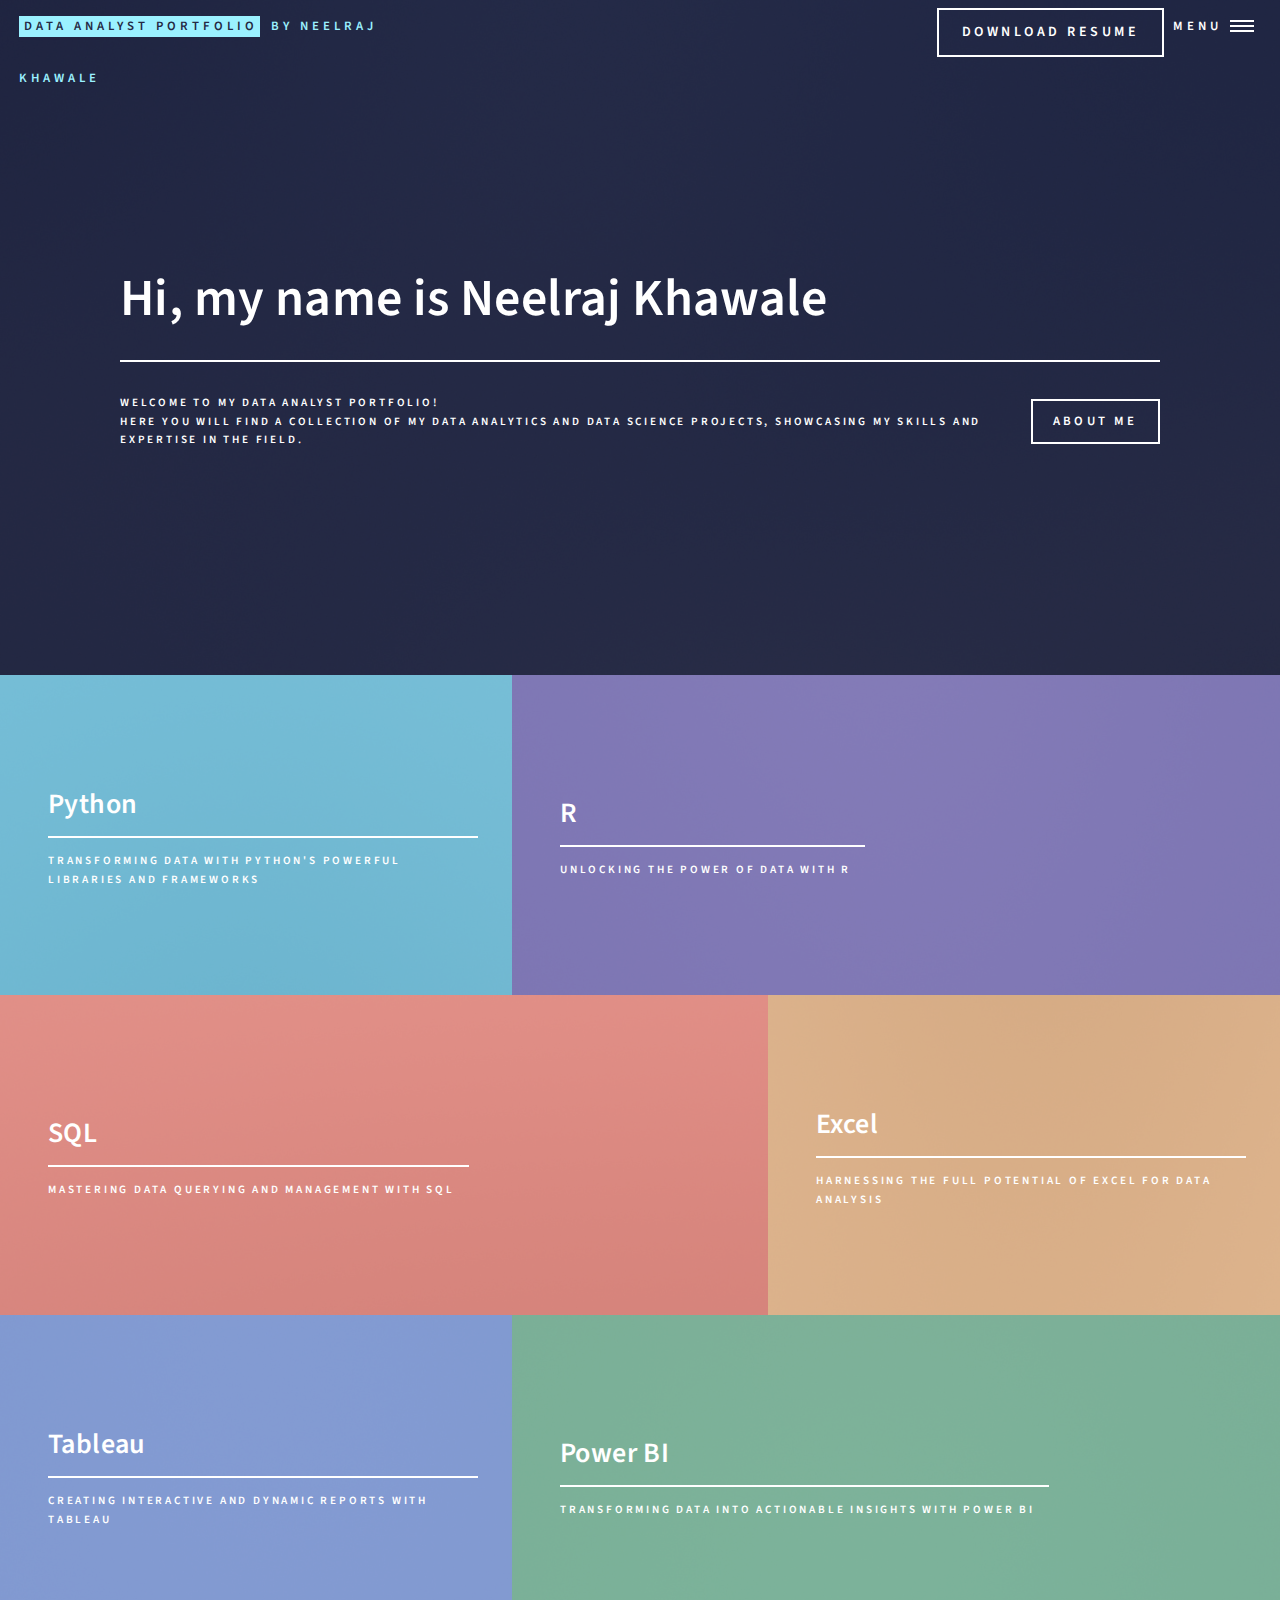
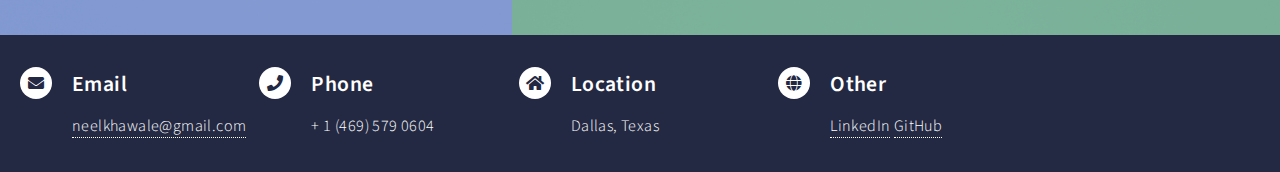
<file: index.html>
<!DOCTYPE HTML>
<!--
	Forty by HTML5 UP
	html5up.net | @ajlkn
	Free for personal and commercial use under the CCA 3.0 license (html5up.net/license)
-->
<html>
	<head>
		<title>Neelraj Khawale Data Analyst Portfolio</title>
		<meta charset="utf-8" />
		<meta name="viewport" content="width=device-width, initial-scale=1, user-scalable=no" />
		<link rel="stylesheet" href="assets/css/main.css" />
		<noscript><link rel="stylesheet" href="assets/css/noscript.css" /></noscript>
	</head>
	<body class="is-preload">

		<!-- Wrapper -->
			<div id="wrapper">

				<!-- Header -->
					<header id="header" class="alt">
						<a href="index.html" class="logo"><strong>Data Analyst Portfolio</strong> <span>by Neelraj Khawale</span></a>
 <style>
            .header-right {
                display: flex;
                align-items: center;
                margin-left: auto;
            }
            .header-right .button {
                margin-left: 500px;
		margin-top: 12px;
		/*padding: 8px 16px;  Adjusted padding for smaller button */
                font-size: 14px;    Adjusted font size for smaller button */
            }

        </style>
				<div class="header-right">            
                            <a href="assets/Neelraj_Khawale.pdf" class="button" target="_blank">Download Resume</a>
                        </div>
						<nav>
							<a href="#menu">Menu</a>
						</nav>
					</header>

				<!-- Menu -->
					<nav id="menu">
						<ul class="links">
							<li><a href="index.html">Home</a></li>
							<li><a href="about.html">About</a></li>
							<li><a href="#footer">Contact</a></li>
							 <div class="dropup">
								<button class="dropbtn">Portfolio Projects</button>
  								<div class="dropup-content">
										<a href="python.html">Python</a>
										<a href="r.html">R</a>
										<a href="sql.html">SQL</a>
										<a href="excel.html">Excel</a>
										<a href="https://public.tableau.com/app/profile/neelraj.khawale/vizzes" target="_blank" class="link">Tableau</a>
										<a href="powerbi.html">Power BI</a>
								</div>
							 </div>	
						</ul>	 						
					</nav>

				<!-- Banner -->
					<section id="banner" class="major">
						<div class="inner">
							<header class="major">
								<h1>Hi, my name is Neelraj Khawale</h1>
							</header>
							<div class="content">
								<p>Welcome to my Data Analyst Portfolio! <br>Here you will find a collection of my data analytics and data science projects, showcasing my skills and expertise in the field.</p>
								<ul class="actions">
									<li><a href="about.html" class="button">About Me</a></li>
								</ul>
							</div>
						</div>
					</section>

				<!-- Main -->
					<div id="main">

						<!-- One -->
							<section id="one" class="tiles">
								<article>
									<span class="image">
										<img src="images/pic01.jpg" alt="" />
									</span>
									<header class="major">
										<h3><a href="python.html" class="link">Python</a></h3>
										<p>Transforming data with Python's powerful libraries and frameworks</p>
									</header>
								</article>
								<article>
									<span class="image">
										<img src="images/pic02.jpg" alt="" />
									</span>
									<header class="major">
										<h3><a href="r.html" class="link">R</a></h3>
										<p>Unlocking the power of data with R</p>
									</header>
								</article>
								<article>
									<span class="image">
										<img src="images/pic03.jpg" alt="" />
									</span>
									<header class="major">
										<h3><a href="sql.html" class="link">SQL</a></h3>
										<p>Mastering data querying and management with SQL</p>
									</header>
								</article>
								<article>
									<span class="image">
										<img src="images/pic04.jpg" alt="" />
									</span>
									<header class="major">
										<h3><a href="excel.html" class="link">Excel</a></h3>
										<p>Harnessing the full potential of Excel for data analysis</p>
									</header>
								</article>
								<article>
									<span class="image">
										<img src="images/pic05.jpg" alt="" />
									</span>
									<header class="major">
										<h3><a href="https://public.tableau.com/app/profile/neelraj.khawale/vizzes" target="_blank" class="link">Tableau</a></h3>
										<p>Creating interactive and dynamic reports with Tableau</p>
									</header>
								</article>
								<article>
									<span class="image">
										<img src="images/pic06.jpg" alt="" />
									</span>
									<header class="major">
										<h3><a href="powerbi.html" class="link">Power BI</a></h3>
										<p>Transforming data into actionable insights with Power BI</p>
									</header>
								</article>
							</section>

						<!-- Two -->
							<!--<section id="two">
								<div class="inner">
									<header class="major">
										<h2>Massa libero</h2>
									</header>
									<p>Nullam et orci eu lorem consequat tincidunt vivamus et sagittis libero. Mauris aliquet magna magna sed nunc rhoncus pharetra. Pellentesque condimentum sem. In efficitur ligula tate urna. Maecenas laoreet massa vel lacinia pellentesque lorem ipsum dolor. Nullam et orci eu lorem consequat tincidunt. Vivamus et sagittis libero. Mauris aliquet magna magna sed nunc rhoncus amet pharetra et feugiat tempus.</p>
									<ul class="actions">
										<li><a href="landing.html" class="button next">Get Started</a></li>
									</ul>
								</div>
							</section>-->

					</div>

				<!-- Contact -->
					<!--<section id="contact">
						<div class="inner">
							<section>
								<form method="post" action="form-handler.php">
									<div class="fields">
										<div class="field half">
											<label for="name">Name</label>
											<input type="text" name="name" id="name" />
										</div>
										<div class="field half">
											<label for="email">Email</label>
											<input type="text" name="email" id="email" />
										</div>
										<div class="field">
											<label for="message">Message</label>
											<textarea name="message" id="message" rows="6"></textarea>
										</div>
									</div>
									<ul class="actions">
										<li><input type="submit" value="Send Message" class="primary" /></li>
										<li><input type="reset" value="Clear" /></li>
									</ul>
								</form>
							</section>-->
							
						</div>
					</section>
					<p></p>
					<footer id="footer">
					<section class="split">
						<section style="display: inline-block; width: 20%; padding-left: 20px;">
							<div class="contact-method">
								<span class="icon solid alt fa-envelope"></span>
								<h3>Email</h3>
								<a href="mailto:neelkhawale@gmail.com">neelkhawale@gmail.com</a>
							</div>
						</section>
						<section style="display: inline-block; width: 20%;">
							<div class="contact-method">
								<span class="icon solid alt fa-phone"></span>
								<h3>Phone</h3>
								<span>+ 1 (469) 579 0604</span>
							</div>
						</section>
						<section style="display: inline-block; width: 20%;">
							<div class="contact-method">
								<span class="icon solid alt fa-home"></span>
								<h3>Location</h3>
								<span>Dallas, Texas<br /></span>
							</div>
						</section>
						<section style="display: inline-block; width: 20%;">
							<div class="contact-method">
								<span class="icon solid alt fa-globe"></span>
								<h3>Other</h3>
								<span><a href="https://www.linkedin.com/in/neelraj-khawale/" >LinkedIn</a> <a href="https://github.com/Neelk12">GitHub</a><br /></span>

								</section>
								
							</div>
						</section>
					</footer>
						

						
						
					</section>

				<!-- Footer -->
					<!--<footer id="footer">
						<div class="inner">
							<ul class="icons">-->
								<!--<li><a href="#" class="icon brands alt fa-twitter"><span class="label">Twitter</span></a></li>
								<li><a href="#" class="icon brands alt fa-facebook-f"><span class="label">Facebook</span></a></li>
								<li><a href="#" class="icon brands alt fa-instagram"><span class="label">Instagram</span></a></li>-->
								<!--<li><a href="#" class="icon brands alt fa-github"><span class="label">GitHub</span></a></li>
								<li><a href="#" class="icon brands alt fa-linkedin-in"><span class="label">LinkedIn</span></a></li>
							</ul>
							<ul class="copyright">
								<li>&copy; Untitled</li><li>Design: <a href="https://html5up.net">HTML5 UP</a></li>
							</ul>
						</div>
					</footer>-->

			</div>

		<!-- Scripts -->
			<script src="assets/js/jquery.min.js"></script>
			<script src="assets/js/jquery.scrolly.min.js"></script>
			<script src="assets/js/jquery.scrollex.min.js"></script>
			<script src="assets/js/browser.min.js"></script>
			<script src="assets/js/breakpoints.min.js"></script>
			<script src="assets/js/util.js"></script>
			<script src="assets/js/main.js"></script>

	</body>
</html>
</file>
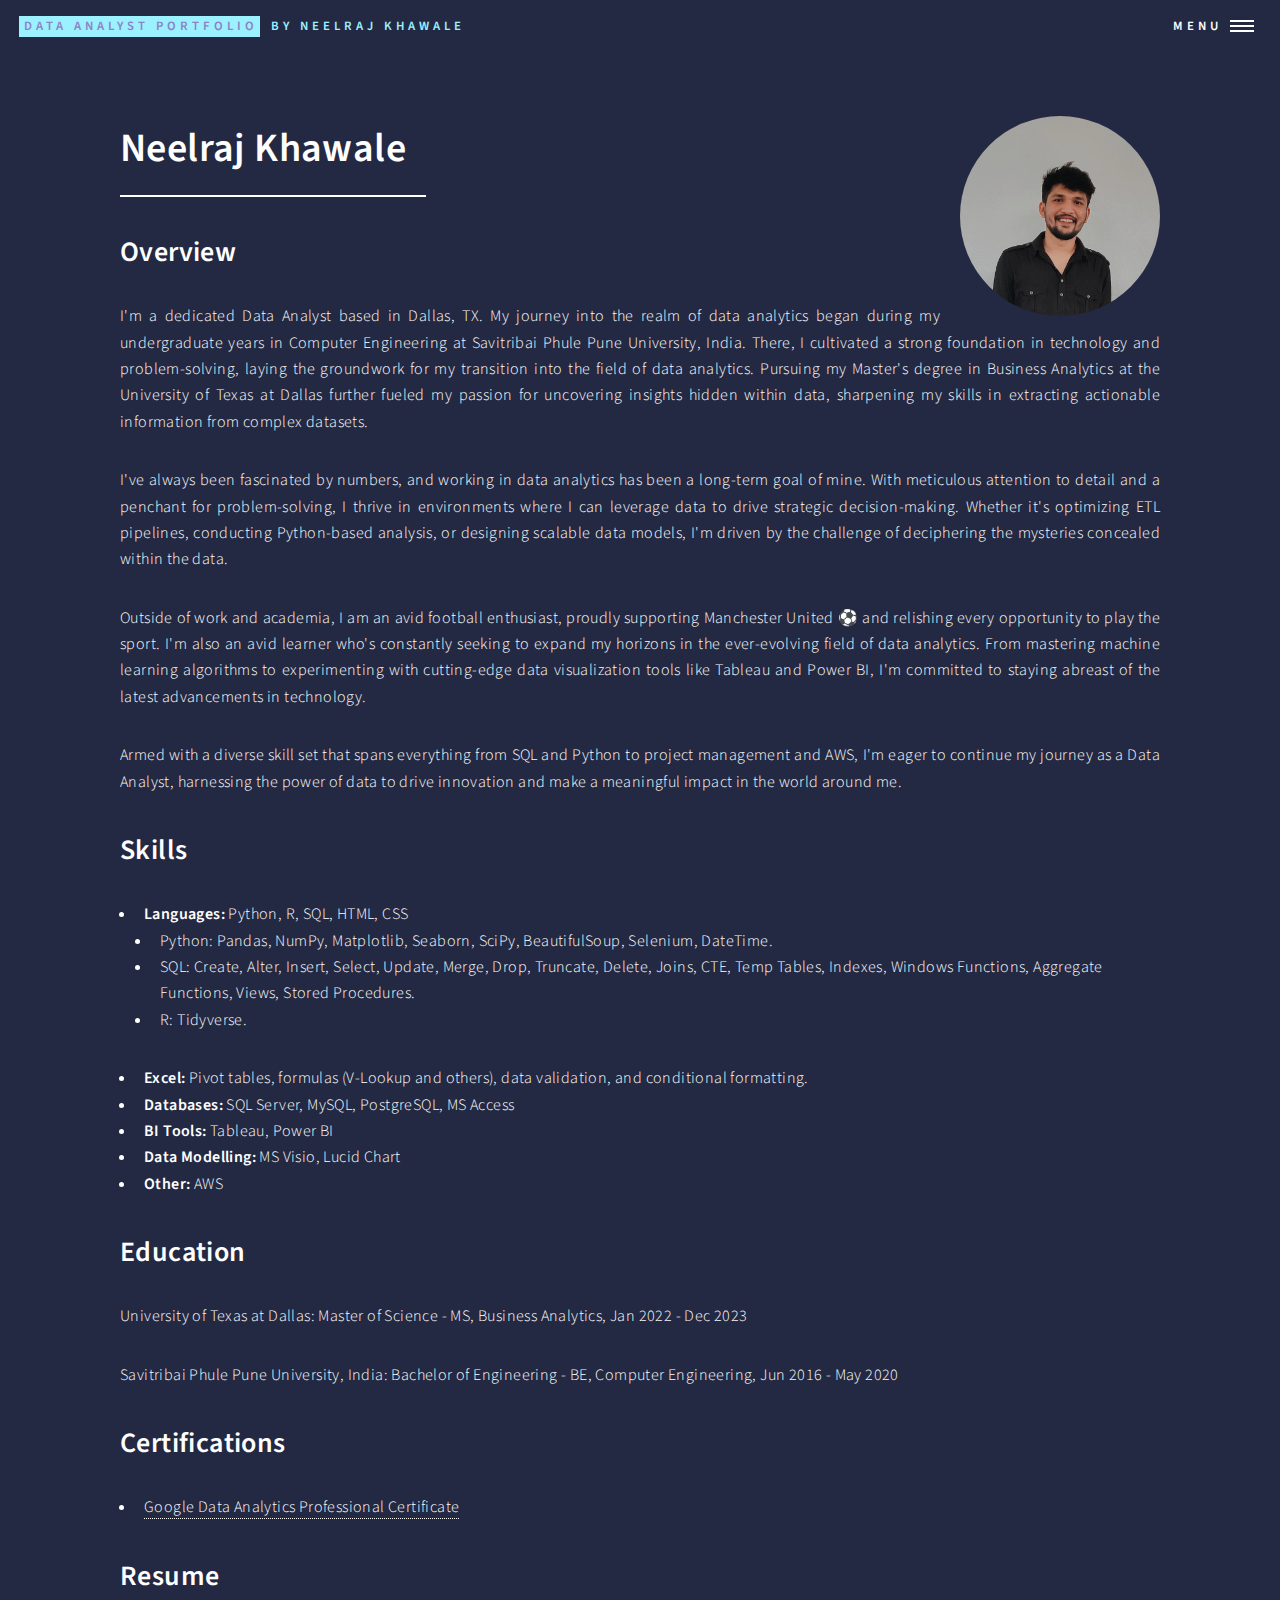
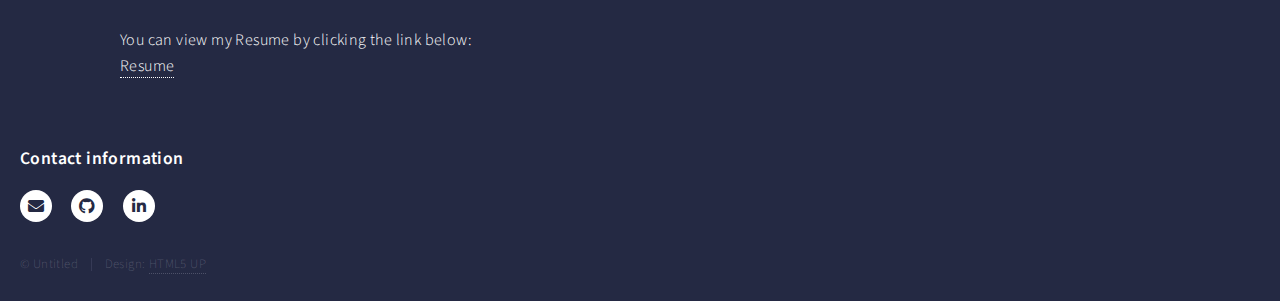
<file: about.html>
<!DOCTYPE HTML>
<!--
	Forty by HTML5 UP
	html5up.net | @ajlkn
	Free for personal and commercial use under the CCA 3.0 license (html5up.net/license)
-->
<html>
	<head>
		<title>About - Neelraj Khawale</title>
		<meta charset="utf-8" />
		<meta name="viewport" content="width=device-width, initial-scale=1, user-scalable=no" />
		<link rel="stylesheet" href="assets/css/main.css" />
		<noscript><link rel="stylesheet" href="assets/css/noscript.css" /></noscript>
	</head>
	<body class="is-preload">

		<!-- Wrapper -->
			<div id="wrapper">

				<!-- Header -->
				<!-- Note: The "styleN" class below should match that of the banner element. -->
					<header id="header" class="alt style2">
						<a href="index.html" class="logo"><strong>Data Analyst Portfolio</strong> <span>by Neelraj Khawale</span></a>
						<nav>
							<a href="#menu">Menu</a>
						</nav>
					</header>

				<!-- Menu -->
				<nav id="menu">
					<ul class="links">
						<li><a href="index.html">Home</a></li>
						<li><a href="about.html">About</a></li>
						<li><a href="#footer">Contact</a></li>
						 <div class="dropup">
							<button class="dropbtn">Portfolio Projects</button>
							  <div class="dropup-content">
									<a href="python.html">Python</a>
									<a href="r.html">R</a>
									<a href="sql.html">SQL</a>
									<a href="excel.html">Excel</a>
									<a href="https://public.tableau.com/app/profile/neelraj.khawale/vizzes" target="_blank" class="link">Tableau</a>
									<a href="powerbi.html">Power BI</a>
							</div>
						 </div>							
				</nav>


				<!-- Banner -->
				<!-- Note: The "styleN" class below should match that of the header element. -->
					<!--<section id="banner" class="style2">
						<div class="inner">
							<span class="image">
								<img src="images/pic07.jpg" alt="" />
							</span>
							<header class="major">
								<h1>Neelraj Khawale</h1>
							</header>
							<div class="content">
								<p>.htfh</p>
							</div>
						</div>
					</section>-->

				
				<!-- One -->
				<section id="one">
					<div class="inner">
 					<div class="profile-picture">
            				<img src="images/IMG_20220909_132035.png" alt="" />
        				</div>
						<header class="major">
							<h1>Neelraj Khawale</h1>
						</header>

						<header>
							<h2>Overview</h2>
							<p style="text-align: justify;">I'm a dedicated Data Analyst based in Dallas, TX. My journey into the realm of data analytics began during my undergraduate years in Computer Engineering at Savitribai Phule Pune University, India. There, I cultivated a strong foundation in technology and problem-solving, laying the groundwork for my transition into the field of data analytics. Pursuing my Master's degree in Business Analytics at the University of Texas at Dallas further fueled my passion for uncovering insights hidden within data, sharpening my skills in extracting actionable information from complex datasets.</p>
							<p style="text-align: justify;">I've always been fascinated by numbers, and working in data analytics has been a long-term goal of mine. With meticulous attention to detail and a penchant for problem-solving, I thrive in environments where I can leverage data to drive strategic decision-making. Whether it's optimizing ETL pipelines, conducting Python-based analysis, or designing scalable data models, I'm driven by the challenge of deciphering the mysteries concealed within the data.<br>

							<p style="text-align: justify;">	Outside of work and academia, I am an avid football enthusiast, proudly supporting Manchester United ⚽ and relishing every opportunity to play the sport. I'm also an avid learner who's constantly seeking to expand my horizons in the ever-evolving field of data analytics. From mastering machine learning algorithms to experimenting with cutting-edge data visualization tools like Tableau and Power BI, I'm committed to staying abreast of the latest advancements in technology.</p>
								
								<p style="text-align: justify;">Armed with a diverse skill set that spans everything from SQL and Python to project management and AWS, I'm eager to continue my journey as a Data Analyst, harnessing the power of data to drive innovation and make a meaningful impact in the world around me.</p>
						</header>

						<header>
							<h2>Skills</h2>
						</header>
								<ul>
									<li><b>Languages:</b> Python, R, SQL, HTML, CSS</li>
										<ul>
											<li>Python: Pandas, NumPy, Matplotlib, Seaborn, SciPy, BeautifulSoup, Selenium, DateTime. </li>
											
											<li>SQL: Create, Alter, Insert, Select, Update, Merge, Drop, Truncate, Delete, Joins, CTE, Temp Tables, Indexes, Windows Functions, Aggregate Functions, Views, Stored Procedures.</li>
											<li>R: Tidyverse.</li>
										</ul>
									
									<li><b>Excel: </b>Pivot tables, formulas (V-Lookup and others), data validation, and conditional formatting.</li>
									<li><b>Databases:</b> SQL Server, MySQL, PostgreSQL, MS Access </li>
									<li><b>BI Tools: </b>Tableau, Power BI<!-- ,Looker--> </li>
									<li><b>Data Modelling:</b> MS Visio, Lucid Chart</li>
									<li><b>Other: </b>AWS  </li>
								</ul>

							</p>
						

						<header>
							<h2>Education</h2>
							<p>University of Texas at Dallas: Master of Science - MS, Business Analytics, Jan 2022 - Dec 2023</p>
							<p>Savitribai Phule Pune University, India: Bachelor of Engineering - BE, Computer Engineering, Jun 2016 - May 2020</p>
						</header>

						<header>
							<h2>Certifications</h2>
						</header>
						<ul>
						<li><a href = "https://www.coursera.org/account/accomplishments/professional-cert/7ZBFW66RFXCM" target="_blank"> Google Data Analytics Professional Certificate</a></li>
<!--
						<li><a href = "https://www.coursera.org/account/accomplishments/specialization/SMFX4PNXBAAQ" target="_blank">Python for Data Science</a></li>
						<li><a href = "https://www.coursera.org/account/accomplishments/verify/62LME4DV8CUV" target="_blank">Tableau</a></li>
						<li><a href = "https://www.coursera.org/account/accomplishments/verify/73NB54D43HRJ" target="_blank">Project Management</a></li>
						<!--<li> <a href = "" target="_blank"> </a></li>-->
						</ul>
						<!-- Content -->
						
					<header>
						<h2>Resume</h2>
					</header>
					<p style="text-align: justify;">
						You can view my Resume by clicking the link below:
						<br>
						<a href="assets/Neelraj_Khawale.pdf" target="_blank" >Resume</a>
					</p>		
					</div>
					




				</div>

				
				<section class="split">
					<section style="padding-left: 20px;">
						<h4>Contact information</h4>															
					</section>
				</section>
			</div>
		</section>

	<!-- Footer -->
		<footer id="footer">
			<div class="inner" style="padding-left: 20px;">
				<ul class="icons">
					<li><a href="mailto:neelkhawale@gmail.com" target="_blank" class="icon solid alt fa-envelope"><span class="label">Twitter</span></a></li>
					<li><a href="https://github.com/Neelk12" target="_blank" class="icon brands alt fa-github"><span class="label">GitHub</span></a></li>
					<li><a href="https://www.linkedin.com/in/neelraj-khawale/" target="_blank" class="icon brands alt fa-linkedin-in"><span class="label">LinkedIn</span></a></li>
				</ul>
				<ul class="copyright">
					<li>&copy; Untitled</li><li>Design: <a href="https://html5up.net">HTML5 UP</a></li>
				</ul>
			</div>
		</footer>

			</div>

		<!-- Scripts -->
			<script src="assets/js/jquery.min.js"></script>
			<script src="assets/js/jquery.scrolly.min.js"></script>
			<script src="assets/js/jquery.scrollex.min.js"></script>
			<script src="assets/js/browser.min.js"></script>
			<script src="assets/js/breakpoints.min.js"></script>
			<script src="assets/js/util.js"></script>
			<script src="assets/js/main.js"></script>

	</body>
</html>
</file>
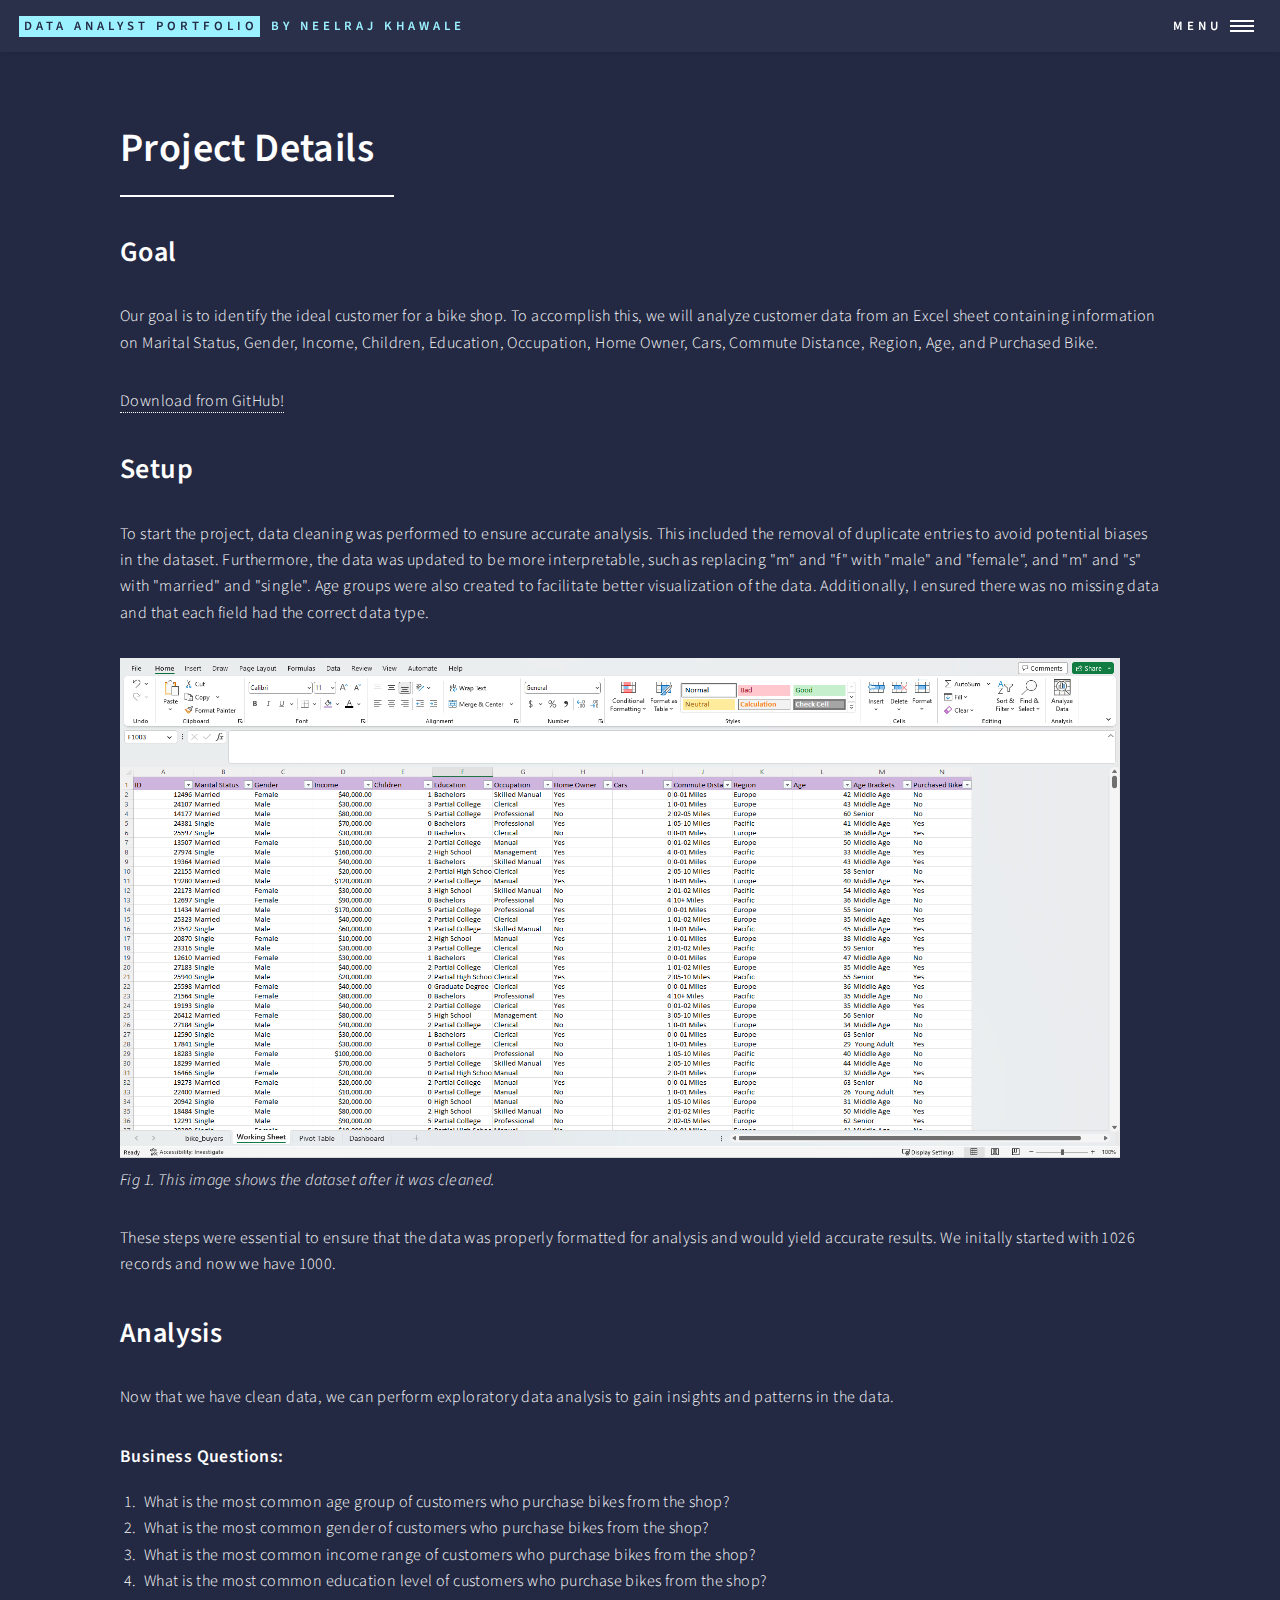
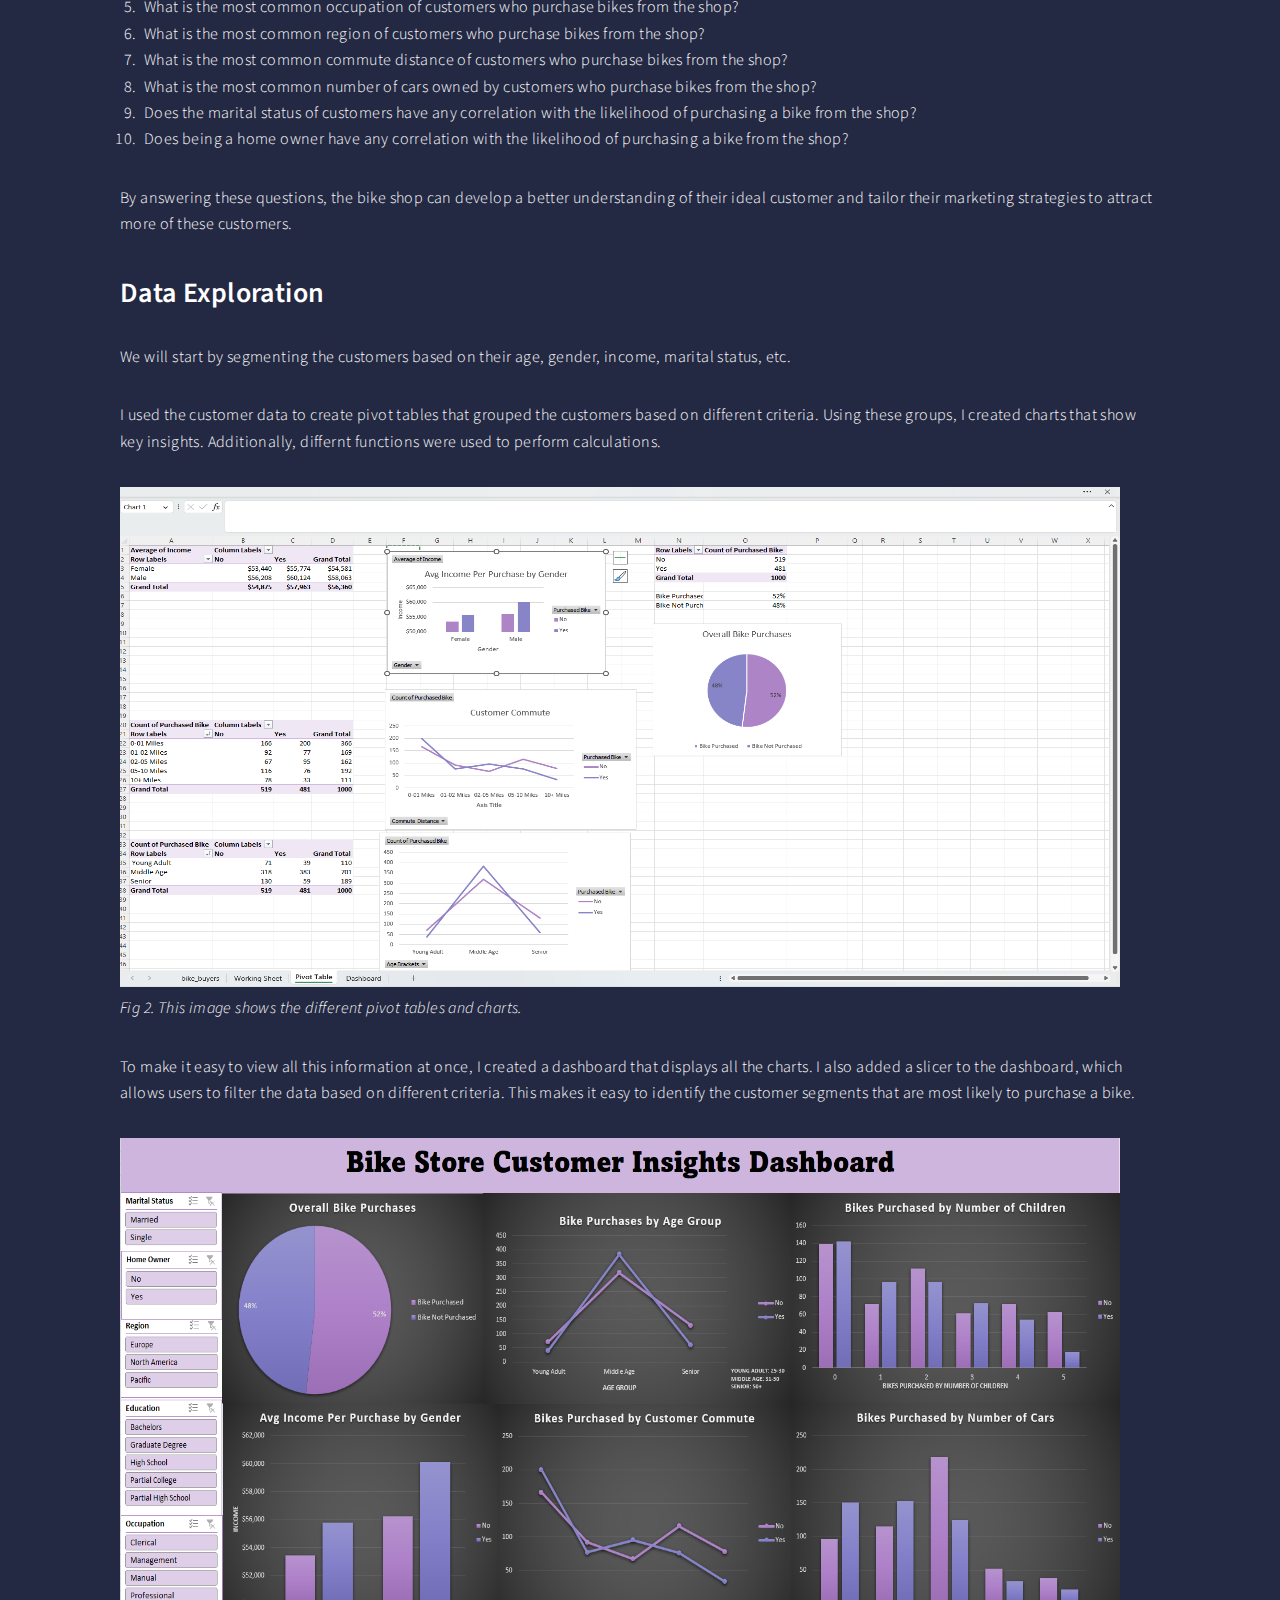
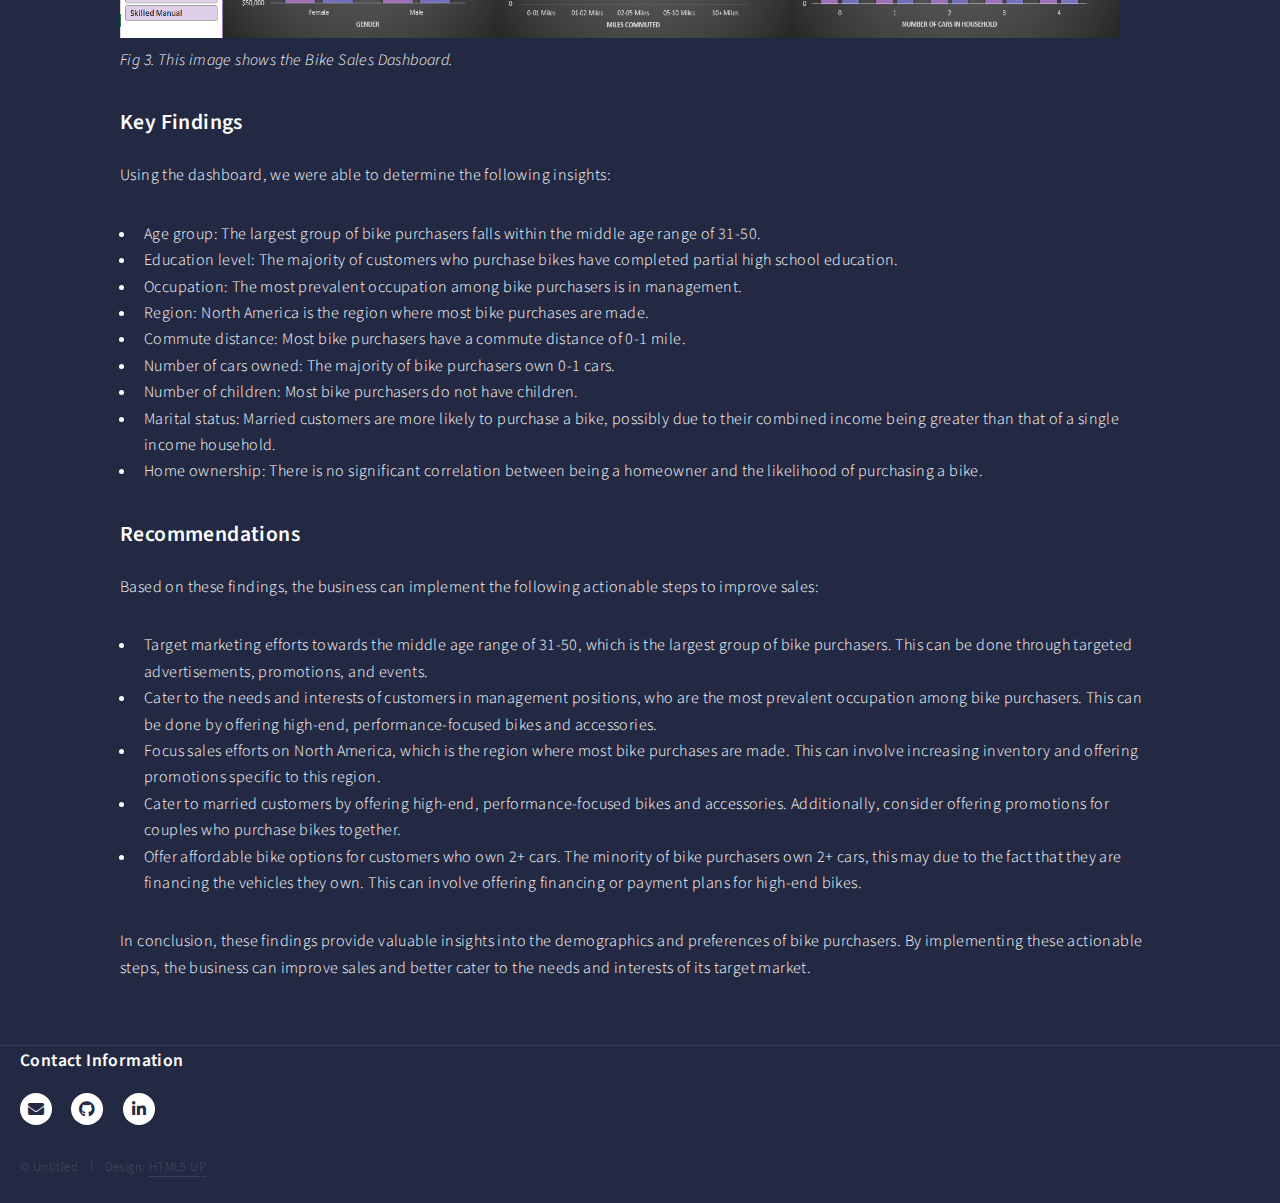
<file: bikedash.html>
<!DOCTYPE HTML>
<!--
	Forty by HTML5 UP
	html5up.net | @ajlkn
	Free for personal and commercial use under the CCA 3.0 license (html5up.net/license)
-->
<html>
	<head>
		<title>Bike Store Customer Insights - Excel Dashboard</title>
		<meta charset="utf-8" />
		<meta name="viewport" content="width=device-width, initial-scale=1, user-scalable=no" />
		<link rel="stylesheet" href="assets/css/main.css" />
		<noscript><link rel="stylesheet" href="assets/css/noscript.css" /></noscript>
	</head>
	<body class="is-preload">

		<!-- Wrapper -->
			<div id="wrapper">

				<!-- Header -->
					<header id="header">
						<a href="index.html" class="logo"><strong>Data Analyst Portfolio</strong> <span>by Neelraj Khawale</span></a>
						<nav>
							<a href="#menu">Menu</a>
						</nav>
					</header>

				<!-- Menu -->
				<nav id="menu">
					<ul class="links">
						<li><a href="index.html">Home</a></li>
						<li><a href="about.html">About</a></li>
						<li><a href="#footer">Contact</a></li>
						 <div class="dropup">
							<button class="dropbtn">Portfolio Projects</button>
							  <div class="dropup-content">
									<a href="python.html">Python</a>
									<a href="r.html">R</a>
									<a href="sql.html">SQL</a>
									<a href="excel.html">Excel</a>
									<a href="https://public.tableau.com/app/profile/neelraj.khawale/vizzes" target="_blank" class="link">Tableau</a>
									<a href="powerbi.html">Power BI</a>
							</div>
						 </div>	
					</ul>						
				</nav>


				<!-- Main -->
					<div id="main" class="alt">
						

						<!-- One -->
							<section id="one">
								<div class="inner">
									<header class="major">
										<h1>Project Details</h1>
									</header>
									<!--<span class="image main"><img src="images/pic11.jpg" alt="" /></span> -->
									<h2>Goal</h2>
									<p>Our goal is to identify the ideal customer for a bike shop. To accomplish this, we will analyze customer data from an Excel sheet containing information on Marital Status, Gender, Income, Children, Education, Occupation, Home Owner, Cars, Commute Distance, Region, Age, and Purchased Bike.</p>
									<a href="https://github.com/Neelk12/Bike-Sales-/blob/main/Excel%20Bike%20Sales%20Project%20Dataset.xlsx" target="_blank">Download from GitHub!</a>
									<p></p>

									<h2>Setup</h2>
									<p>To start the project, data cleaning was performed to ensure accurate analysis. This included the removal of duplicate entries to avoid potential biases in the dataset. Furthermore, the data was updated to be more interpretable, such as replacing "m" and "f" with "male" and "female", and "m" and "s" with "married" and "single". Age groups were also created to facilitate better visualization of the data. Additionally, I ensured there was no missing data and that each field had the correct data type.</p>
									<img src="images/excelbikework1.png" alt="Excel Worksheet after Data Cleaning" style="width:1000px;height:500px;" data-position="center center" />
									<p><i>Fig 1. This image shows the dataset after it was cleaned.</i></p>
									<p>These steps were essential to ensure that the data was properly formatted for analysis and would yield accurate results. We initally started with 1026 records and now we have 1000.</p>
									
									<h2>Analysis</h2>
									<p>Now that we have clean data, we can perform exploratory data analysis to gain insights and patterns in the data.</p>
									<h4>Business Questions:</h4>
									<ol>
										<li>What is the most common age group of customers who purchase bikes from the shop?</li>
										<li>What is the most common gender of customers who purchase bikes from the shop?</li>
										<li>What is the most common income range of customers who purchase bikes from the shop?</li>
										<li>What is the most common education level of customers who purchase bikes from the shop?</li>
										<li>What is the most common occupation of customers who purchase bikes from the shop?</li>
										<li>What is the most common region of customers who purchase bikes from the shop?</li>
										<li>What is the most common commute distance of customers who purchase bikes from the shop?</li>
										<li>What is the most common number of cars owned by customers who purchase bikes from the shop?</li>
										
										<li>Does the marital status of customers have any correlation with the likelihood of purchasing a bike from the shop?</li>
										<li>Does being a home owner have any correlation with the likelihood of purchasing a bike from the shop?</li>
									</ol>

									<p>By answering these questions, the bike shop can develop a better understanding of their ideal customer and tailor their marketing strategies to attract more of these customers.</p>
									
									<h2>Data Exploration</h2>
									<p>We will start by segmenting the customers based on their age, gender, income, marital status, etc.</p>

									<p> I used the customer data to create pivot tables that grouped the customers based on different criteria. Using these groups, I created charts that show key insights. Additionally, differnt functions were used to perform calculations.</p>
									<img src="images/excelbikepivot.png" alt="Excel Analysis" style="width:1000px;height:500px;" data-position="center center" />
									<p><i>Fig 2. This image shows the different pivot tables and charts.</i></p>

									<p>To make it easy to view all this information at once, I created a dashboard that displays all the charts. I also added a slicer to the dashboard, which allows users to filter the data based on different criteria. This makes it easy to identify the customer segments that are most likely to purchase a bike.</p>
									<img src="images/excelfinalbikedashboard.png" alt="Excel Sales Dashboard" style="width:1000px;height:500px;" data-position="center center" />
									<p><i>Fig 3. This image shows the Bike Sales Dashboard.</i></p>

									<h3>Key Findings</h3>

									<p>Using the dashboard, we were able to determine the following insights:
									</p>
									<ul>
										<li>Age group: The largest group of bike purchasers falls within the middle age range of 31-50.</li>
										<li>Education level: The majority of customers who purchase bikes have completed partial high school education.</li>
										<li>Occupation: The most prevalent occupation among bike purchasers is in management.</li>
										<li>Region: North America is the region where most bike purchases are made.</li>
										<li>Commute distance: Most bike purchasers have a commute distance of 0-1 mile.</li>
										<li>Number of cars owned: The majority of bike purchasers own 0-1 cars.</li>
										<li>Number of children: Most bike purchasers do not have children.</li>										
										<li>Marital status: Married customers are more likely to purchase a bike, possibly due to their combined income being greater than that of a single income household.</li>
										<li>Home ownership: There is no significant correlation between being a homeowner and the likelihood of purchasing a bike.</li>
									  </ul>


									<h3>Recommendations</h3>
									<p>Based on these findings, the business can implement the following actionable steps to improve sales:</p>
									<ul>
										<li>Target marketing efforts towards the middle age range of 31-50, which is the largest group of bike purchasers. This can be done through targeted advertisements, promotions, and events.</li>
										<li>Cater to the needs and interests of customers in management positions, who are the most prevalent occupation among bike purchasers. This can be done by offering high-end, performance-focused bikes and accessories.</li>
										<li>Focus sales efforts on North America, which is the region where most bike purchases are made. This can involve increasing inventory and offering promotions specific to this region.</li>
										<li>Cater to married customers by offering high-end, performance-focused bikes and accessories. Additionally, consider offering promotions for couples who purchase bikes together.</li>
										<li>Offer affordable bike options for customers who own 2+ cars. The minority of bike purchasers own 2+ cars, this may due to the fact that they are financing the vehicles they own. This can involve offering financing or payment plans for high-end bikes.</li>
									</ul>

									<p>In conclusion, these findings provide valuable insights into the demographics and preferences of bike purchasers. By implementing these actionable steps, the business can improve sales and better cater to the needs and interests of its target market.</p>
								</div>
							</section>
                        
					</div>

				<!-- Contact -->
					<!--<section id="contact">
						<div class="inner">
							<section>
								<form method="post" action="#">
									<div class="fields">
										<div class="field half">
											<label for="name">Name</label>
											<input type="text" name="name" id="name" />
										</div>
										<div class="field half">
											<label for="email">Email</label>
											<input type="text" name="email" id="email" />
										</div>
										<div class="field">
											<label for="message">Message</label>
											<textarea name="message" id="message" rows="6"></textarea>
										</div>
									</div>
									<ul class="actions">
										<li><input type="submit" value="Send Message" class="primary" /></li>
										<li><input type="reset" value="Clear" /></li>
									</ul>
								</form>
							</section>
							<section class="split">
								<section>
									<div class="contact-method">
										<span class="icon solid alt fa-envelope"></span>
										<h3>Email</h3>
										<a href="#">information@untitled.tld</a>
									</div>
								</section>
								<section>
									<div class="contact-method">
										<span class="icon solid alt fa-phone"></span>
										<h3>Phone</h3>
										<span>(000) 000-0000 x12387</span>
									</div>
								</section>
								<section>
									<div class="contact-method">
										<span class="icon solid alt fa-home"></span>
										<h3>Address</h3>
										<span>1234 Somewhere Road #5432<br />
										Nashville, TN 00000<br />
										United States of America</span>
									</div>
								</section>
							</section>-->
						</div>
					</section>

				<!-- Footer -->
				<section class="split">
					<section style="padding-left: 20px;">
						<h4>Contact Information</h4>															
					</section>
				</section>
			</div>
									<!-- Footer -->
									<footer id="footer">
										<div class="inner" style="padding-left: 20px;">
											<ul class="icons">
												<li><a href="mailto:neelkhawale@gmail.com" target="_blank" class="icon solid alt fa-envelope"><span class="label">Twitter</span></a></li>
												<li><a href="https://github.com/Neelk12" target="_blank" class="icon brands alt fa-github"><span class="label">GitHub</span></a></li>
												<li><a href="https://www.linkedin.com/in/neelraj-khawale/" target="_blank" class="icon brands alt fa-linkedin-in"><span class="label">LinkedIn</span></a></li>
											</ul>
											<ul class="copyright">
												<li>&copy; Untitled</li><li>Design: <a href="https://html5up.net">HTML5 UP</a></li>
											</ul>
										</div>
									</footer>

			</div>

		<!-- Scripts -->
			<script src="assets/js/jquery.min.js"></script>
			<script src="assets/js/jquery.scrolly.min.js"></script>
			<script src="assets/js/jquery.scrollex.min.js"></script>
			<script src="assets/js/browser.min.js"></script>
			<script src="assets/js/breakpoints.min.js"></script>
			<script src="assets/js/util.js"></script>
			<script src="assets/js/main.js"></script>

	</body>
</html>
</file>
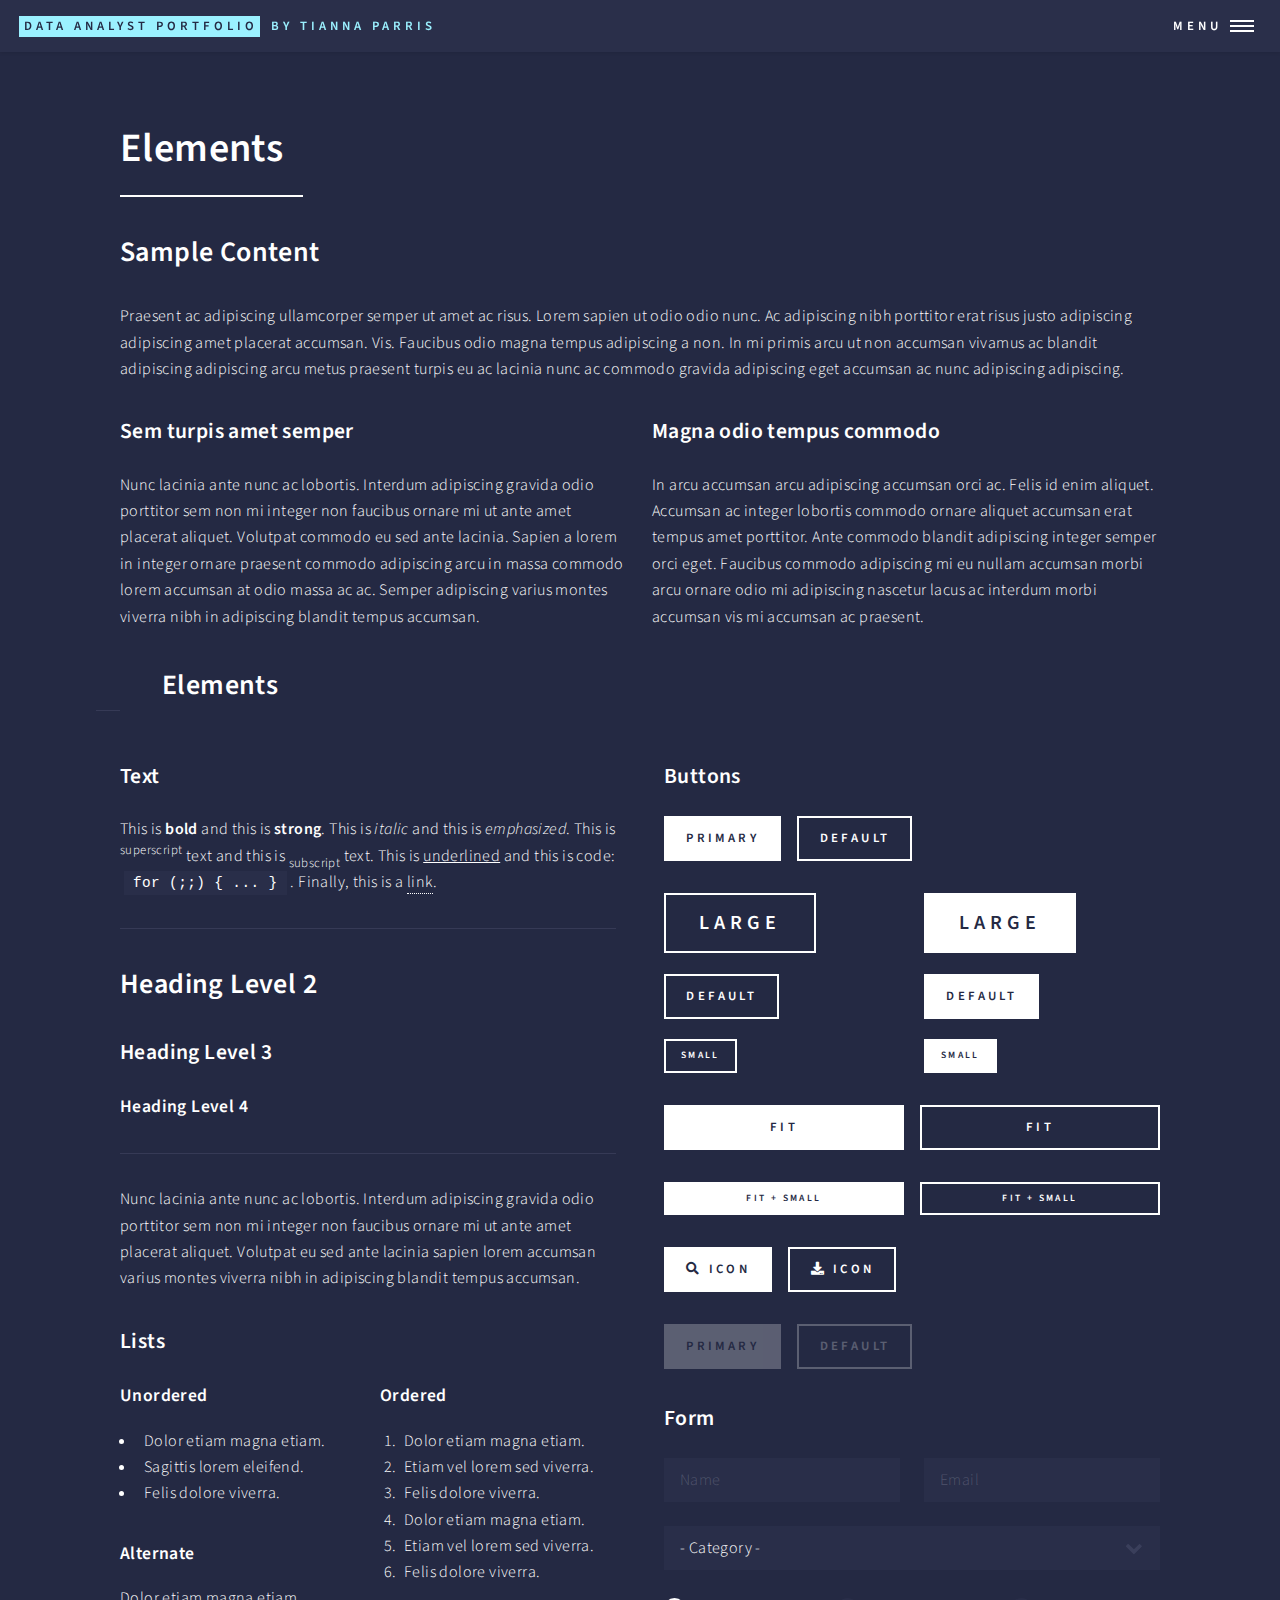
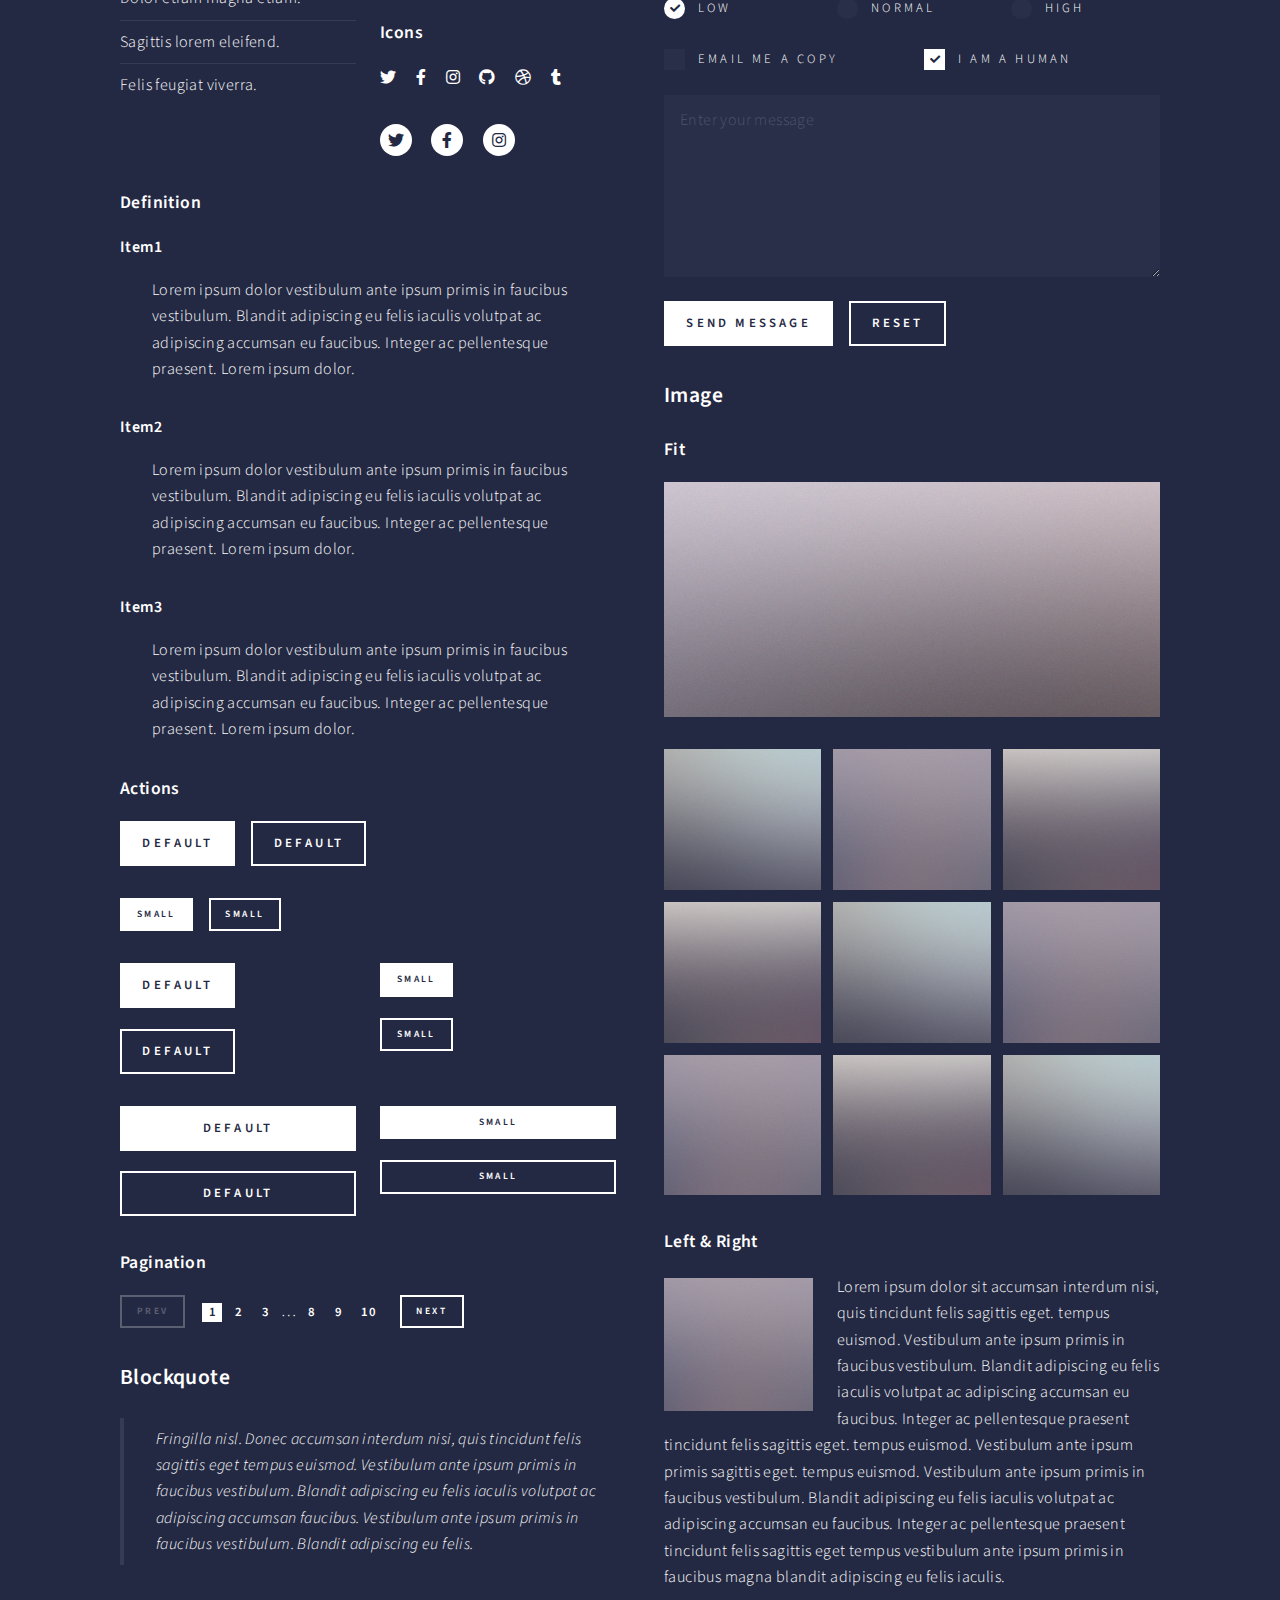
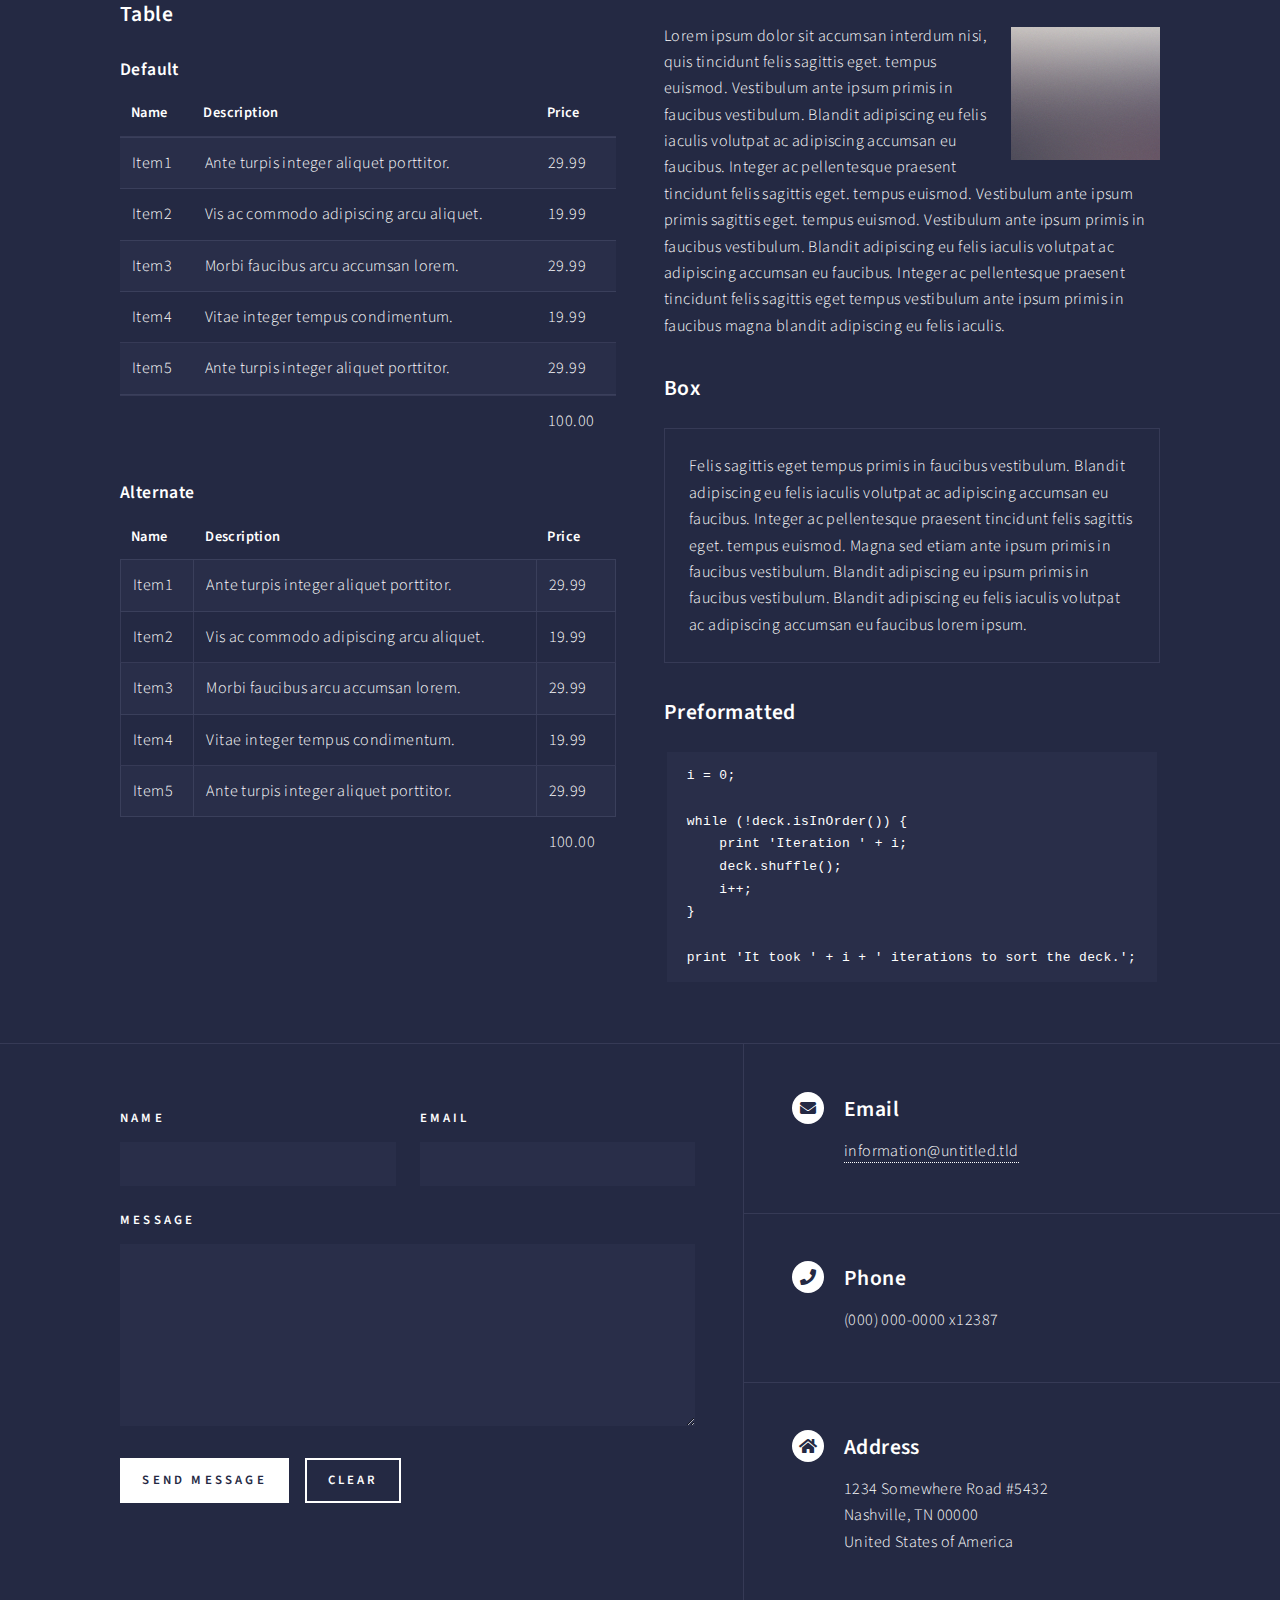
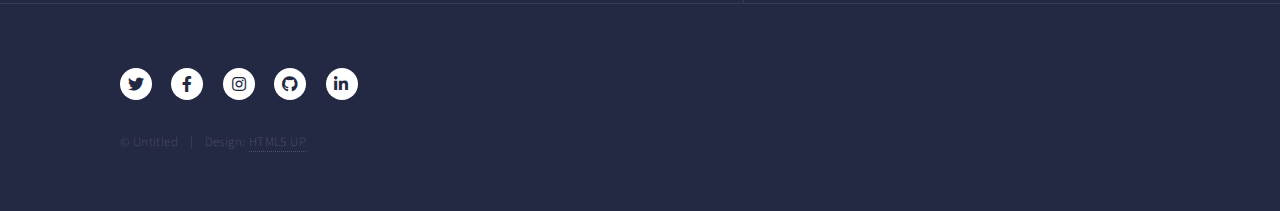
<file: elements.html>
<!DOCTYPE HTML>
<!--
	Forty by HTML5 UP
	html5up.net | @ajlkn
	Free for personal and commercial use under the CCA 3.0 license (html5up.net/license)
-->
<html>
	<head>
		<title>Elements - Forty by HTML5 UP</title>
		<meta charset="utf-8" />
		<meta name="viewport" content="width=device-width, initial-scale=1, user-scalable=no" />
		<link rel="stylesheet" href="assets/css/main.css" />
		<noscript><link rel="stylesheet" href="assets/css/noscript.css" /></noscript>
	</head>
	<body class="is-preload">

		<!-- Wrapper -->
			<div id="wrapper">

				<!-- Header -->
					<header id="header">
						<a href="index.html" class="logo"><strong>Data Analyst Portfolio</strong> <span>by Tianna Parris</span></a>
						<nav>
							<a href="#menu">Menu</a>
						</nav>
					</header>

				<!-- Menu -->
					<nav id="menu">
						<ul class="links">
							<li><a href="index.html">Home</a></li>
							<li><a href="landing.html">Landing</a></li>
							<li><a href="generic.html">Generic</a></li>
							<li><a href="elements.html">Elements</a></li>
						</ul>
						<ul class="actions stacked">
							<li><a href="#" class="button primary fit">Get Started</a></li>
							<li><a href="#" class="button fit">Log In</a></li>
						</ul>
					</nav>

				<!-- Main -->
					<div id="main" class="alt">

						<!-- One -->
							<section id="one">
								<div class="inner">
									<header class="major">
										<h1>Elements</h1>
									</header>

									<!-- Content -->
										<h2 id="content">Sample Content</h2>
										<p>Praesent ac adipiscing ullamcorper semper ut amet ac risus. Lorem sapien ut odio odio nunc. Ac adipiscing nibh porttitor erat risus justo adipiscing adipiscing amet placerat accumsan. Vis. Faucibus odio magna tempus adipiscing a non. In mi primis arcu ut non accumsan vivamus ac blandit adipiscing adipiscing arcu metus praesent turpis eu ac lacinia nunc ac commodo gravida adipiscing eget accumsan ac nunc adipiscing adipiscing.</p>
										<div class="row">
											<div class="col-6 col-12-small">
												<h3>Sem turpis amet semper</h3>
												<p>Nunc lacinia ante nunc ac lobortis. Interdum adipiscing gravida odio porttitor sem non mi integer non faucibus ornare mi ut ante amet placerat aliquet. Volutpat commodo eu sed ante lacinia. Sapien a lorem in integer ornare praesent commodo adipiscing arcu in massa commodo lorem accumsan at odio massa ac ac. Semper adipiscing varius montes viverra nibh in adipiscing blandit tempus accumsan.</p>
											</div>
											<div class="col-6 col-12-small">
												<h3>Magna odio tempus commodo</h3>
												<p>In arcu accumsan arcu adipiscing accumsan orci ac. Felis id enim aliquet. Accumsan ac integer lobortis commodo ornare aliquet accumsan erat tempus amet porttitor. Ante commodo blandit adipiscing integer semper orci eget. Faucibus commodo adipiscing mi eu nullam accumsan morbi arcu ornare odio mi adipiscing nascetur lacus ac interdum morbi accumsan vis mi accumsan ac praesent.</p>
											</div>
											

									<hr class="major" />

									<!-- Elements -->
										<h2 id="elements">Elements</h2>
										<div class="row gtr-200">
											<div class="col-6 col-12-medium">

												<!-- Text stuff -->
													<h3>Text</h3>
													<p>This is <b>bold</b> and this is <strong>strong</strong>. This is <i>italic</i> and this is <em>emphasized</em>.
													This is <sup>superscript</sup> text and this is <sub>subscript</sub> text.
													This is <u>underlined</u> and this is code: <code>for (;;) { ... }</code>.
													Finally, this is a <a href="#">link</a>.</p>
													<hr />
													<h2>Heading Level 2</h2>
													<h3>Heading Level 3</h3>
													<h4>Heading Level 4</h4>
													<hr />
													<p>Nunc lacinia ante nunc ac lobortis. Interdum adipiscing gravida odio porttitor sem non mi integer non faucibus ornare mi ut ante amet placerat aliquet. Volutpat eu sed ante lacinia sapien lorem accumsan varius montes viverra nibh in adipiscing blandit tempus accumsan.</p>

												<!-- Lists -->
													<h3>Lists</h3>
													<div class="row">
														<div class="col-6 col-12-small">

															<h4>Unordered</h4>
															<ul>
																<li>Dolor etiam magna etiam.</li>
																<li>Sagittis lorem eleifend.</li>
																<li>Felis dolore viverra.</li>
															</ul>

															<h4>Alternate</h4>
															<ul class="alt">
																<li>Dolor etiam magna etiam.</li>
																<li>Sagittis lorem eleifend.</li>
																<li>Felis feugiat viverra.</li>
															</ul>

														</div>
														<div class="col-6 col-12-small">

															<h4>Ordered</h4>
															<ol>
																<li>Dolor etiam magna etiam.</li>
																<li>Etiam vel lorem sed viverra.</li>
																<li>Felis dolore viverra.</li>
																<li>Dolor etiam magna etiam.</li>
																<li>Etiam vel lorem sed viverra.</li>
																<li>Felis dolore viverra.</li>
															</ol>

															<h4>Icons</h4>
															<ul class="icons">
																<li><a href="#" class="icon brands fa-twitter"><span class="label">Twitter</span></a></li>
																<li><a href="#" class="icon brands fa-facebook-f"><span class="label">Facebook</span></a></li>
																<li><a href="#" class="icon brands fa-instagram"><span class="label">Instagram</span></a></li>
																<li><a href="#" class="icon brands fa-github"><span class="label">Github</span></a></li>
																<li><a href="#" class="icon brands fa-dribbble"><span class="label">Dribbble</span></a></li>
																<li><a href="#" class="icon brands fa-tumblr"><span class="label">Tumblr</span></a></li>
															</ul>
															<ul class="icons">
																<li><a href="#" class="icon brands alt fa-twitter"><span class="label">Twitter</span></a></li>
																<li><a href="#" class="icon brands alt fa-facebook-f"><span class="label">Facebook</span></a></li>
																<li><a href="#" class="icon brands alt fa-instagram"><span class="label">Instagram</span></a></li>
															</ul>

														</div>
													</div>
													<h4>Definition</h4>
													<dl>
														<dt>Item1</dt>
														<dd>
															<p>Lorem ipsum dolor vestibulum ante ipsum primis in faucibus vestibulum. Blandit adipiscing eu felis iaculis volutpat ac adipiscing accumsan eu faucibus. Integer ac pellentesque praesent. Lorem ipsum dolor.</p>
														</dd>
														<dt>Item2</dt>
														<dd>
															<p>Lorem ipsum dolor vestibulum ante ipsum primis in faucibus vestibulum. Blandit adipiscing eu felis iaculis volutpat ac adipiscing accumsan eu faucibus. Integer ac pellentesque praesent. Lorem ipsum dolor.</p>
														</dd>
														<dt>Item3</dt>
														<dd>
															<p>Lorem ipsum dolor vestibulum ante ipsum primis in faucibus vestibulum. Blandit adipiscing eu felis iaculis volutpat ac adipiscing accumsan eu faucibus. Integer ac pellentesque praesent. Lorem ipsum dolor.</p>
														</dd>
													</dl>

													<h4>Actions</h4>
													<ul class="actions">
														<li><a href="#" class="button primary">Default</a></li>
														<li><a href="#" class="button">Default</a></li>
													</ul>
													<ul class="actions small">
														<li><a href="#" class="button primary small">Small</a></li>
														<li><a href="#" class="button small">Small</a></li>
													</ul>
													<div class="row">
														<div class="col-6 col-12-small">
															<ul class="actions stacked">
																<li><a href="#" class="button primary">Default</a></li>
																<li><a href="#" class="button">Default</a></li>
															</ul>
														</div>
														<div class="col-6 col-12-small">
															<ul class="actions stacked">
																<li><a href="#" class="button primary small">Small</a></li>
																<li><a href="#" class="button small">Small</a></li>
															</ul>
														</div>
														<div class="col-6 col-12-small">
															<ul class="actions stacked">
																<li><a href="#" class="button primary fit">Default</a></li>
																<li><a href="#" class="button fit">Default</a></li>
															</ul>
														</div>
														<div class="col-6 col-12-small">
															<ul class="actions stacked">
																<li><a href="#" class="button primary small fit">Small</a></li>
																<li><a href="#" class="button small fit">Small</a></li>
															</ul>
														</div>
													</div>

													<h4>Pagination</h4>
													<ul class="pagination">
														<li><span class="button small disabled">Prev</span></li>
														<li><a href="#" class="page active">1</a></li>
														<li><a href="#" class="page">2</a></li>
														<li><a href="#" class="page">3</a></li>
														<li><span>&hellip;</span></li>
														<li><a href="#" class="page">8</a></li>
														<li><a href="#" class="page">9</a></li>
														<li><a href="#" class="page">10</a></li>
														<li><a href="#" class="button small">Next</a></li>
													</ul>

												<!-- Blockquote -->
													<h3>Blockquote</h3>
													<blockquote>Fringilla nisl. Donec accumsan interdum nisi, quis tincidunt felis sagittis eget tempus euismod. Vestibulum ante ipsum primis in faucibus vestibulum. Blandit adipiscing eu felis iaculis volutpat ac adipiscing accumsan faucibus. Vestibulum ante ipsum primis in faucibus vestibulum. Blandit adipiscing eu felis.</blockquote>

												<!-- Table -->
													<h3>Table</h3>

													<h4>Default</h4>
													<div class="table-wrapper">
														<table>
															<thead>
																<tr>
																	<th>Name</th>
																	<th>Description</th>
																	<th>Price</th>
																</tr>
															</thead>
															<tbody>
																<tr>
																	<td>Item1</td>
																	<td>Ante turpis integer aliquet porttitor.</td>
																	<td>29.99</td>
																</tr>
																<tr>
																	<td>Item2</td>
																	<td>Vis ac commodo adipiscing arcu aliquet.</td>
																	<td>19.99</td>
																</tr>
																<tr>
																	<td>Item3</td>
																	<td> Morbi faucibus arcu accumsan lorem.</td>
																	<td>29.99</td>
																</tr>
																<tr>
																	<td>Item4</td>
																	<td>Vitae integer tempus condimentum.</td>
																	<td>19.99</td>
																</tr>
																<tr>
																	<td>Item5</td>
																	<td>Ante turpis integer aliquet porttitor.</td>
																	<td>29.99</td>
																</tr>
															</tbody>
															<tfoot>
																<tr>
																	<td colspan="2"></td>
																	<td>100.00</td>
																</tr>
															</tfoot>
														</table>
													</div>

													<h4>Alternate</h4>
													<div class="table-wrapper">
														<table class="alt">
															<thead>
																<tr>
																	<th>Name</th>
																	<th>Description</th>
																	<th>Price</th>
																</tr>
															</thead>
															<tbody>
																<tr>
																	<td>Item1</td>
																	<td>Ante turpis integer aliquet porttitor.</td>
																	<td>29.99</td>
																</tr>
																<tr>
																	<td>Item2</td>
																	<td>Vis ac commodo adipiscing arcu aliquet.</td>
																	<td>19.99</td>
																</tr>
																<tr>
																	<td>Item3</td>
																	<td> Morbi faucibus arcu accumsan lorem.</td>
																	<td>29.99</td>
																</tr>
																<tr>
																	<td>Item4</td>
																	<td>Vitae integer tempus condimentum.</td>
																	<td>19.99</td>
																</tr>
																<tr>
																	<td>Item5</td>
																	<td>Ante turpis integer aliquet porttitor.</td>
																	<td>29.99</td>
																</tr>
															</tbody>
															<tfoot>
																<tr>
																	<td colspan="2"></td>
																	<td>100.00</td>
																</tr>
															</tfoot>
														</table>
													</div>

											</div>
											<div class="col-6 col-12-medium">

												<!-- Buttons -->
													<h3>Buttons</h3>
													<ul class="actions">
														<li><a href="#" class="button primary">Primary</a></li>
														<li><a href="#" class="button">Default</a></li>
													</ul>
													<div class="row">
														<div class="col-6 col-12-xsmall">
															<ul class="actions stacked">
																<li><a href="#" class="button large">Large</a></li>
																<li><a href="#" class="button">Default</a></li>
																<li><a href="#" class="button small">Small</a></li>
															</ul>
														</div>
														<div class="col-6 col-12-xsmall">
															<ul class="actions stacked">
																<li><a href="#" class="button primary large">Large</a></li>
																<li><a href="#" class="button primary">Default</a></li>
																<li><a href="#" class="button primary small">Small</a></li>
															</ul>
														</div>
													</div>
													<ul class="actions fit">
														<li><a href="#" class="button primary fit">Fit</a></li>
														<li><a href="#" class="button fit">Fit</a></li>
													</ul>
													<ul class="actions fit small">
														<li><a href="#" class="button primary fit small">Fit + Small</a></li>
														<li><a href="#" class="button fit small">Fit + Small</a></li>
													</ul>
													<ul class="actions">
														<li><a href="#" class="button primary icon solid fa-search">Icon</a></li>
														<li><a href="#" class="button icon solid fa-download">Icon</a></li>
													</ul>
													<ul class="actions">
														<li><span class="button primary disabled">Primary</span></li>
														<li><span class="button disabled">Default</span></li>
													</ul>

												<!-- Form -->
													<h3>Form</h3>

													<form method="post" action="#">
														<div class="row gtr-uniform">
															<div class="col-6 col-12-xsmall">
																<input type="text" name="demo-name" id="demo-name" value="" placeholder="Name" />
															</div>
															<div class="col-6 col-12-xsmall">
																<input type="email" name="demo-email" id="demo-email" value="" placeholder="Email" />
															</div>
															<!-- Break -->
															<div class="col-12">
																<select name="demo-category" id="demo-category">
																	<option value="">- Category -</option>
																	<option value="1">Manufacturing</option>
																	<option value="1">Shipping</option>
																	<option value="1">Administration</option>
																	<option value="1">Human Resources</option>
																</select>
															</div>
															<!-- Break -->
															<div class="col-4 col-12-small">
																<input type="radio" id="demo-priority-low" name="demo-priority" checked>
																<label for="demo-priority-low">Low</label>
															</div>
															<div class="col-4 col-12-small">
																<input type="radio" id="demo-priority-normal" name="demo-priority">
																<label for="demo-priority-normal">Normal</label>
															</div>
															<div class="col-4 col-12-small">
																<input type="radio" id="demo-priority-high" name="demo-priority">
																<label for="demo-priority-high">High</label>
															</div>
															<!-- Break -->
															<div class="col-6 col-12-small">
																<input type="checkbox" id="demo-copy" name="demo-copy">
																<label for="demo-copy">Email me a copy</label>
															</div>
															<div class="col-6 col-12-small">
																<input type="checkbox" id="demo-human" name="demo-human" checked>
																<label for="demo-human">I am a human</label>
															</div>
															<!-- Break -->
															<div class="col-12">
																<textarea name="demo-message" id="demo-message" placeholder="Enter your message" rows="6"></textarea>
															</div>
															<!-- Break -->
															<div class="col-12">
																<ul class="actions">
																	<li><input type="submit" value="Send Message" class="primary" /></li>
																	<li><input type="reset" value="Reset" /></li>
																</ul>
															</div>
														</div>
													</form>

												<!-- Image -->
													<h3>Image</h3>

													<h4>Fit</h4>
													<span class="image fit"><img src="images/pic03.jpg" alt="" /></span>
													<div class="box alt">
														<div class="row gtr-50 gtr-uniform">
															<div class="col-4"><span class="image fit"><img src="images/pic08.jpg" alt="" /></span></div>
															<div class="col-4"><span class="image fit"><img src="images/pic09.jpg" alt="" /></span></div>
															<div class="col-4"><span class="image fit"><img src="images/pic10.jpg" alt="" /></span></div>
															<!-- Break -->
															<div class="col-4"><span class="image fit"><img src="images/pic10.jpg" alt="" /></span></div>
															<div class="col-4"><span class="image fit"><img src="images/pic08.jpg" alt="" /></span></div>
															<div class="col-4"><span class="image fit"><img src="images/pic09.jpg" alt="" /></span></div>
															<!-- Break -->
															<div class="col-4"><span class="image fit"><img src="images/pic09.jpg" alt="" /></span></div>
															<div class="col-4"><span class="image fit"><img src="images/pic10.jpg" alt="" /></span></div>
															<div class="col-4"><span class="image fit"><img src="images/pic08.jpg" alt="" /></span></div>
														</div>
													</div>

													<h4>Left &amp; Right</h4>
													<p><span class="image left"><img src="images/pic09.jpg" alt="" /></span>Lorem ipsum dolor sit accumsan interdum nisi, quis tincidunt felis sagittis eget. tempus euismod. Vestibulum ante ipsum primis in faucibus vestibulum. Blandit adipiscing eu felis iaculis volutpat ac adipiscing accumsan eu faucibus. Integer ac pellentesque praesent tincidunt felis sagittis eget. tempus euismod. Vestibulum ante ipsum primis sagittis eget. tempus euismod. Vestibulum ante ipsum primis in faucibus vestibulum. Blandit adipiscing eu felis iaculis volutpat ac adipiscing accumsan eu faucibus. Integer ac pellentesque praesent tincidunt felis sagittis eget tempus vestibulum ante ipsum primis in faucibus magna blandit adipiscing eu felis iaculis.</p>
													<p><span class="image right"><img src="images/pic10.jpg" alt="" /></span>Lorem ipsum dolor sit accumsan interdum nisi, quis tincidunt felis sagittis eget. tempus euismod. Vestibulum ante ipsum primis in faucibus vestibulum. Blandit adipiscing eu felis iaculis volutpat ac adipiscing accumsan eu faucibus. Integer ac pellentesque praesent tincidunt felis sagittis eget. tempus euismod. Vestibulum ante ipsum primis sagittis eget. tempus euismod. Vestibulum ante ipsum primis in faucibus vestibulum. Blandit adipiscing eu felis iaculis volutpat ac adipiscing accumsan eu faucibus. Integer ac pellentesque praesent tincidunt felis sagittis eget tempus vestibulum ante ipsum primis in faucibus magna blandit adipiscing eu felis iaculis.</p>

												<!-- Box -->
													<h3>Box</h3>
													<div class="box">
														<p>Felis sagittis eget tempus primis in faucibus vestibulum. Blandit adipiscing eu felis iaculis volutpat ac adipiscing accumsan eu faucibus. Integer ac pellentesque praesent tincidunt felis sagittis eget. tempus euismod. Magna sed etiam ante ipsum primis in faucibus vestibulum. Blandit adipiscing eu ipsum primis in faucibus vestibulum. Blandit adipiscing eu felis iaculis volutpat ac adipiscing accumsan eu faucibus lorem ipsum.</p>
													</div>

												<!-- Preformatted Code -->
													<h3>Preformatted</h3>
													<pre><code>i = 0;

while (!deck.isInOrder()) {
    print 'Iteration ' + i;
    deck.shuffle();
    i++;
}

print 'It took ' + i + ' iterations to sort the deck.';
</code></pre>

											</div>
										</div>

								</div>
							</section>

					</div>

				<!-- Contact -->
					<section id="contact">
						<div class="inner">
							<section>
								<form method="post" action="#">
									<div class="fields">
										<div class="field half">
											<label for="name">Name</label>
											<input type="text" name="name" id="name" />
										</div>
										<div class="field half">
											<label for="email">Email</label>
											<input type="text" name="email" id="email" />
										</div>
										<div class="field">
											<label for="message">Message</label>
											<textarea name="message" id="message" rows="6"></textarea>
										</div>
									</div>
									<ul class="actions">
										<li><input type="submit" value="Send Message" class="primary" /></li>
										<li><input type="reset" value="Clear" /></li>
									</ul>
								</form>
							</section>
							<section class="split">
								<section>
									<div class="contact-method">
										<span class="icon solid alt fa-envelope"></span>
										<h3>Email</h3>
										<a href="#">information@untitled.tld</a>
									</div>
								</section>
								<section>
									<div class="contact-method">
										<span class="icon solid alt fa-phone"></span>
										<h3>Phone</h3>
										<span>(000) 000-0000 x12387</span>
									</div>
								</section>
								<section>
									<div class="contact-method">
										<span class="icon solid alt fa-home"></span>
										<h3>Address</h3>
										<span>1234 Somewhere Road #5432<br />
										Nashville, TN 00000<br />
										United States of America</span>
									</div>
								</section>
							</section>
						</div>
					</section>

				<!-- Footer -->
					<footer id="footer">
						<div class="inner">
							<ul class="icons">
								<li><a href="#" class="icon brands alt fa-twitter"><span class="label">Twitter</span></a></li>
								<li><a href="#" class="icon brands alt fa-facebook-f"><span class="label">Facebook</span></a></li>
								<li><a href="#" class="icon brands alt fa-instagram"><span class="label">Instagram</span></a></li>
								<li><a href="#" class="icon brands alt fa-github"><span class="label">GitHub</span></a></li>
								<li><a href="#" class="icon brands alt fa-linkedin-in"><span class="label">LinkedIn</span></a></li>
							</ul>
							<ul class="copyright">
								<li>&copy; Untitled</li><li>Design: <a href="https://html5up.net">HTML5 UP</a></li>
							</ul>
						</div>
					</footer>

			</div>

		<!-- Scripts -->
			<script src="assets/js/jquery.min.js"></script>
			<script src="assets/js/jquery.scrolly.min.js"></script>
			<script src="assets/js/jquery.scrollex.min.js"></script>
			<script src="assets/js/browser.min.js"></script>
			<script src="assets/js/breakpoints.min.js"></script>
			<script src="assets/js/util.js"></script>
			<script src="assets/js/main.js"></script>

	</body>
</html>
</file>
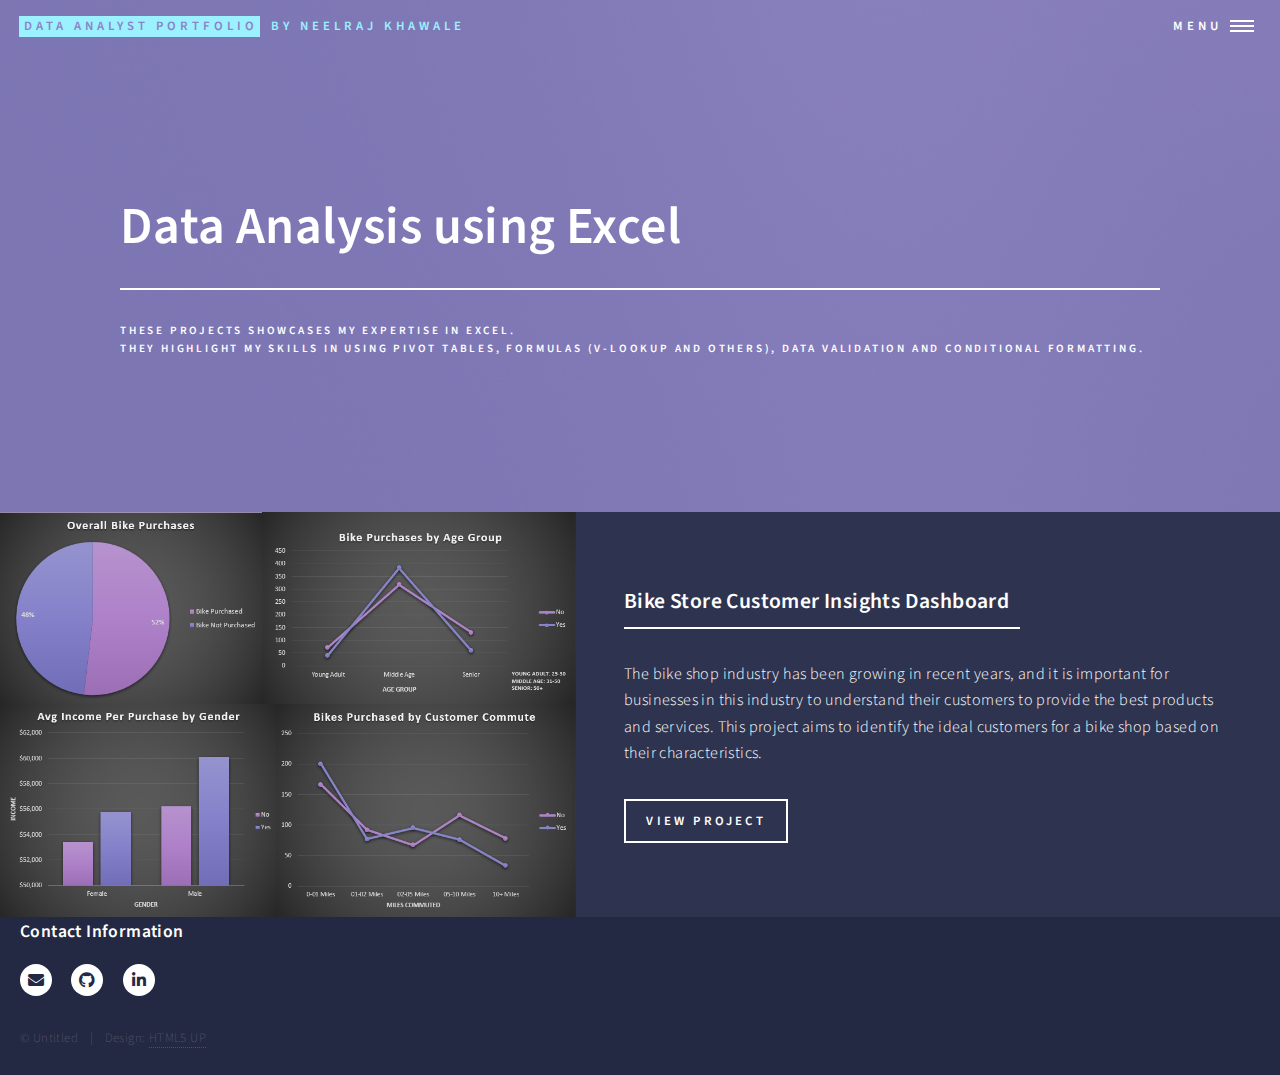
<file: excel.html>
<!DOCTYPE HTML>
<!--
	Forty by HTML5 UP
	html5up.net | @ajlkn
	Free for personal and commercial use under the CCA 3.0 license (html5up.net/license)
-->
<html>
	<head>
		<title>Excel - Data Analysis</title>
		<meta charset="utf-8" />
		<meta name="viewport" content="width=device-width, initial-scale=1, user-scalable=no" />
		<link rel="stylesheet" href="assets/css/main.css" />
		<noscript><link rel="stylesheet" href="assets/css/noscript.css" /></noscript>
	</head>
	<body class="is-preload">

		<!-- Wrapper -->
			<div id="wrapper">

				<!-- Header -->
				<!-- Note: The "styleN" class below should match that of the banner element. -->
					<header id="header" class="alt style2">
						<a href="index.html" class="logo"><strong>Data Analyst Portfolio</strong> <span>by Neelraj Khawale</span></a>
						<nav>
							<a href="#menu">Menu</a>
						</nav>
					</header>

				<!-- Menu -->
				<nav id="menu">
					<ul class="links">
						<li><a href="index.html">Home</a></li>
						<li><a href="about.html">About</a></li>
						<li><a href="#footer">Contact</a></li>

						 <div class="dropup">
							<button class="dropbtn">Portfolio Projects</button>
							  <div class="dropup-content">
									<a href="python.html">Python</a>
									<a href="r.html">R</a>
									<a href="sql.html">SQL</a>
									<a href="excel.html">Excel</a>
									<a href="https://public.tableau.com/app/profile/neelraj.khawale/vizzes" target="_blank" class="link">Tableau</a>
									<a href="powerbi.html">Power BI</a>
							</div>
						 </div>							
				</nav>

				<!-- Banner -->
				<!-- Note: The "styleN" class below should match that of the header element. -->
					<section id="banner" class="style2">
						<div class="inner">
							<span class="image">
								<img src="images/pic07.jpg" alt="" />
							</span>
							<header class="major">
								<h1>Data Analysis using Excel</h1>
							</header>
							<div class="content">
								<p>
									THESE PROJECTS SHOWCASES MY EXPERTISE IN EXCEl.<br> tHEY HIGHLIGHT MY SKILLS IN using pivot tables, formulas (v-lookup and 
									 others), data validation and conditional formatting.</p>
							</div>
						</div>
					</section>

				<!-- Main -->
					<div id="main">

						<!-- One -->
							<!--<section id="one">
								<div class="inner">
									<header class="major">
										<h2>Sed amet aliquam</h2>
									</header>
									<p>Nullam et orci eu lorem consequat tincidunt vivamus et sagittis magna sed nunc rhoncus condimentum sem. In efficitur ligula tate urna. Maecenas massa vel lacinia pellentesque lorem ipsum dolor. Nullam et orci eu lorem consequat tincidunt. Vivamus et sagittis libero. Nullam et orci eu lorem consequat tincidunt vivamus et sagittis magna sed nunc rhoncus condimentum sem. In efficitur ligula tate urna.</p>
								</div>
							</section> -->

						<!-- Two -->
							<section id="two" class="spotlights">
								<section>
									<a href="bikedash.html" class="image">
										<img src="images/EXCELBIKECOVER.png" alt="" data-position="center center" />
									</a>
									<div class="content">
										<div class="inner">
											<header class="major">
												<h3>Bike Store Customer Insights Dashboard</h3>
											</header>
											<p>The bike shop industry has been growing in recent years, and it is important for businesses in this industry to understand their customers to provide the best products and services. This project aims to identify the ideal customers for a bike shop based on their characteristics.</p>
											<ul class="actions">
												<li><a href="bikedash.html" class="button">View Project</a></li>
											</ul>
										</div>
									</div>
								</section>
								<!--<section>
									<a href="chocolate.html" class="image">
										<img src="images/pic09.jpg" alt="" data-position="top center" />
									</a>
									<div class="content">
										<div class="inner">
											<header class="major">
												<h3>Chocolate Store Sales Analysis</h3>
											</header>
											<p>Nullam et orci eu lorem consequat tincidunt vivamus et sagittis magna sed nunc rhoncus condimentum sem. In efficitur ligula tate urna. Maecenas massa sed magna lacinia magna pellentesque lorem ipsum dolor. Nullam et orci eu lorem consequat tincidunt. Vivamus et sagittis tempus.</p>
											<ul class="actions">
												<li><a href="chocolate.html" class="button">View Project</a></li>
											</ul>
										</div>
									</div>
								</section>-->
								<!--<section>
									<a href="generic.html" class="image">
										<img src="images/pic10.jpg" alt="" data-position="25% 25%" />
									</a>
									<div class="content">
										<div class="inner">
											<header class="major">
												<h3>Sed nunc ligula</h3>
											</header>
											<p>Nullam et orci eu lorem consequat tincidunt vivamus et sagittis magna sed nunc rhoncus condimentum sem. In efficitur ligula tate urna. Maecenas massa sed magna lacinia magna pellentesque lorem ipsum dolor. Nullam et orci eu lorem consequat tincidunt. Vivamus et sagittis tempus.</p>
											<ul class="actions">
												<li><a href="generic.html" class="button">Learn more</a></li>
											</ul>
										</div>
									</div>
								</section>
							</section>-->

						<!-- Three -->
							<!--<section id="three">
								<div class="inner">
									<header class="major">
										<h2>Massa libero</h2>
									</header>
									<p>Nullam et orci eu lorem consequat tincidunt vivamus et sagittis libero. Mauris aliquet magna magna sed nunc rhoncus pharetra. Pellentesque condimentum sem. In efficitur ligula tate urna. Maecenas laoreet massa vel lacinia pellentesque lorem ipsum dolor. Nullam et orci eu lorem consequat tincidunt. Vivamus et sagittis libero. Mauris aliquet magna magna sed nunc rhoncus amet pharetra et feugiat tempus.</p>
									<ul class="actions">
										<li><a href="generic.html" class="button next">Get Started</a></li>
									</ul>
								</div>
							</section>-->

					</div>

				</div>

				
				<section class="split">
					<section style="padding-left: 20px;">
						<h4>Contact Information</h4>															
					</section>
				</section>
			</div>
		</section>

	<!-- Footer -->
		<footer id="footer">
			<div class="inner" style="padding-left: 20px;">
				<ul class="icons">
					<li><a href="mailto:neelkhawale@gmail.com" target="_blank" class="icon solid alt fa-envelope"><span class="label">Twitter</span></a></li>
					<li><a href="https://github.com/Neelk12" target="_blank" class="icon brands alt fa-github"><span class="label">GitHub</span></a></li>
					<li><a href="https://www.linkedin.com/in/neelraj-khawale/" target="_blank" class="icon brands alt fa-linkedin-in"><span class="label">LinkedIn</span></a></li>
				</ul>
				<ul class="copyright">
					<li>&copy; Untitled</li><li>Design: <a href="https://html5up.net">HTML5 UP</a></li>
				</ul>
			</div>
		</footer>


			
		<!-- Scripts -->
			<script src="assets/js/jquery.min.js"></script>
			<script src="assets/js/jquery.scrolly.min.js"></script>
			<script src="assets/js/jquery.scrollex.min.js"></script>
			<script src="assets/js/browser.min.js"></script>
			<script src="assets/js/breakpoints.min.js"></script>
			<script src="assets/js/util.js"></script>
			<script src="assets/js/main.js"></script>

	</body>
</html>
</file>
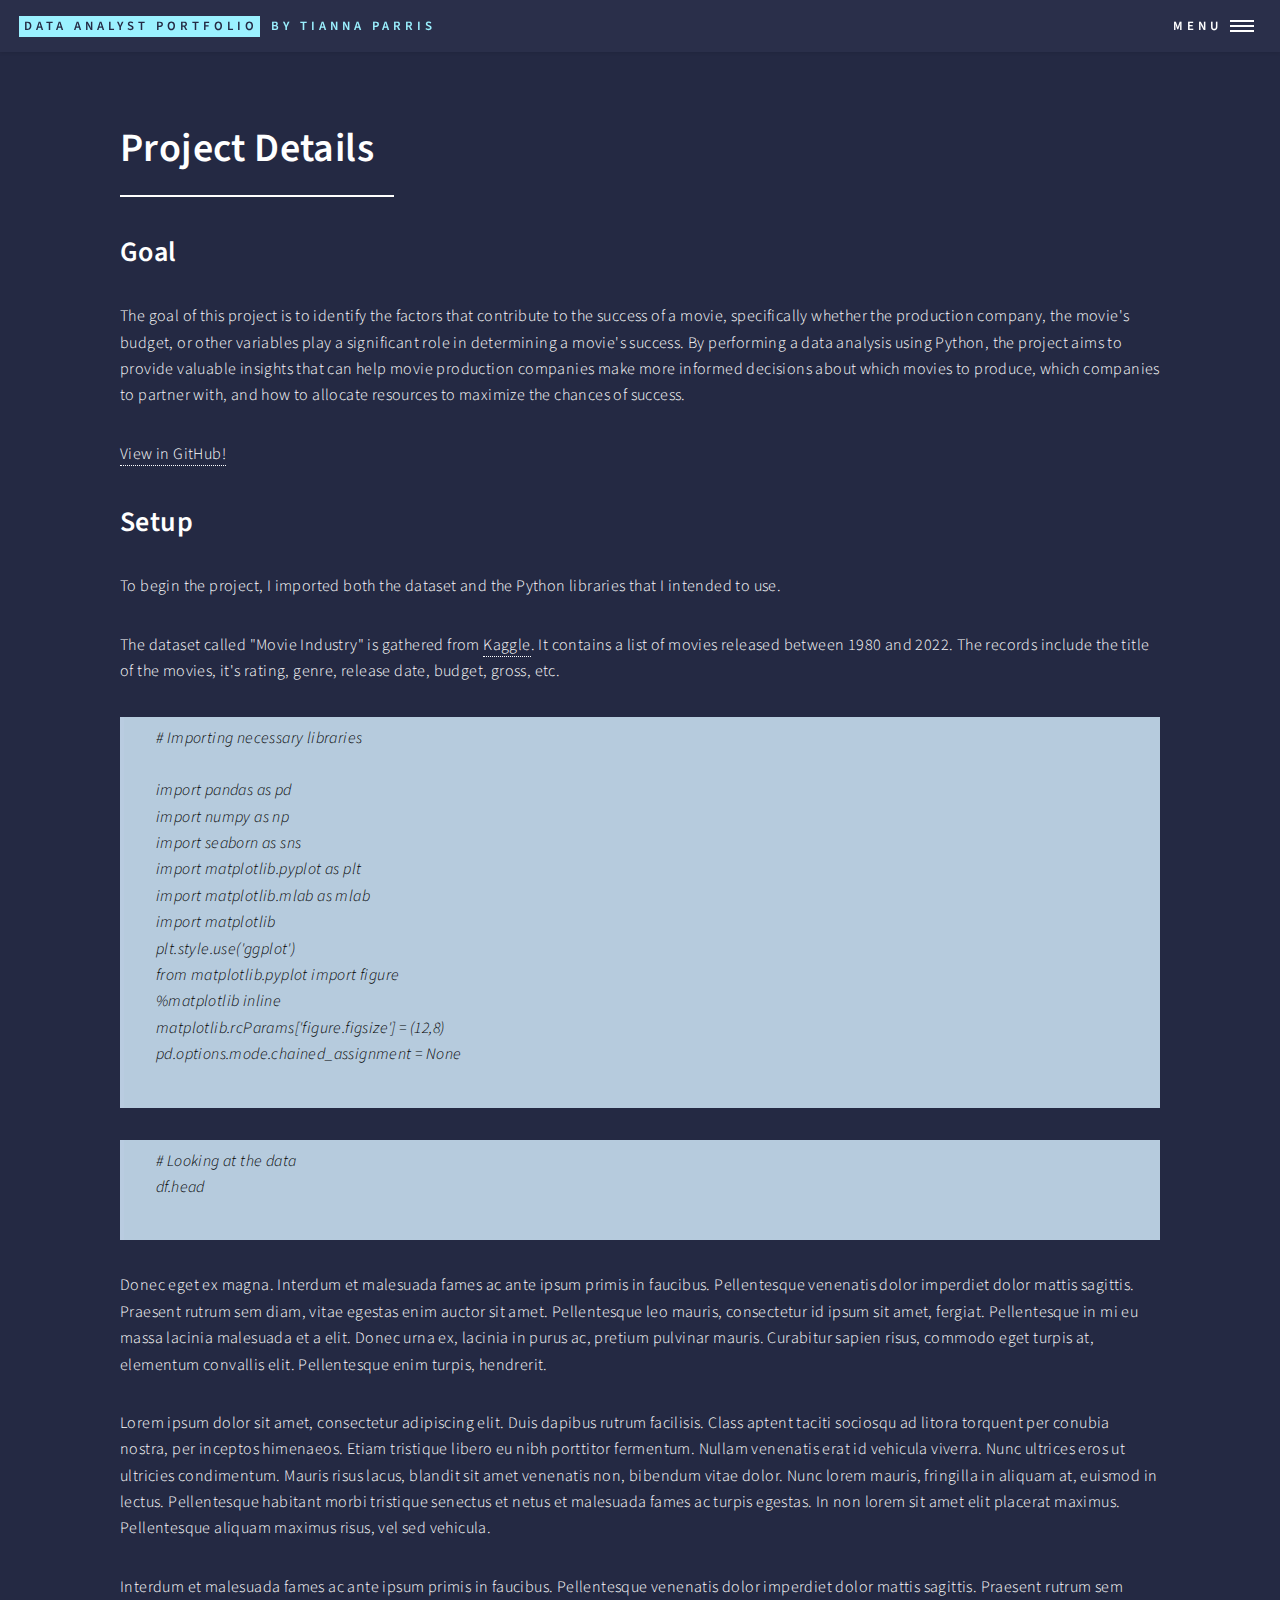
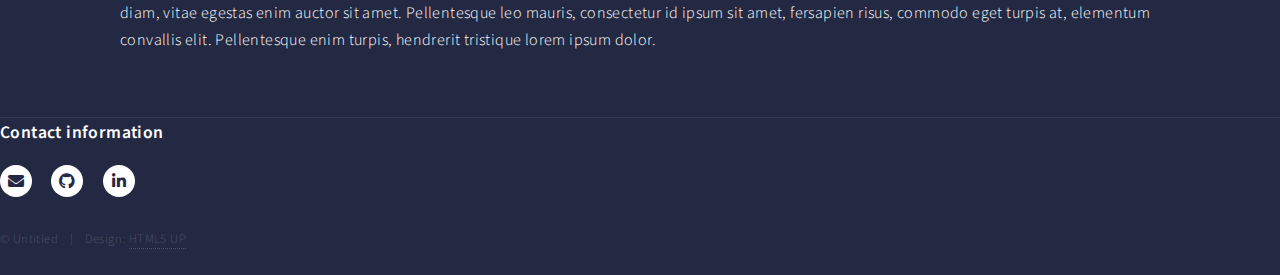
<file: generic.html>
<!DOCTYPE HTML>
<!--
	Forty by HTML5 UP
	html5up.net | @ajlkn
	Free for personal and commercial use under the CCA 3.0 license (html5up.net/license)
-->
<html>
	<head>
		<title>Generic - Forty by HTML5 UP</title>
		<meta charset="utf-8" />
		<meta name="viewport" content="width=device-width, initial-scale=1, user-scalable=no" />
		<link rel="stylesheet" href="assets/css/main.css" />
		<noscript><link rel="stylesheet" href="assets/css/noscript.css" /></noscript>
	</head>
	<body class="is-preload">

		<!-- Wrapper -->
			<div id="wrapper">

				<!-- Header -->
					<header id="header">
						<a href="index.html" class="logo"><strong>Data Analyst Portfolio</strong> <span>by Tianna Parris</span></a>
						<nav>
							<a href="#menu">Menu</a>
						</nav>
					</header>

				<!-- Menu -->
				<nav id="menu">
					<ul class="links">
						<li><a href="index.html">Home</a></li>
						<li><a href="about.html">About</a></li>

						 <div class="dropup">
							<button class="dropbtn">Portfolio Projects</button>
							  <div class="dropup-content">
									<a href="python.html">Python</a>
									<a href="#">R</a>
									<a href="sql.html">SQL</a>
									<a href="excel.html">Excel</a>
									<a href="https://public.tableau.com/app/profile/tianna.parris" target="_blank" class="link">Tableau</a>
									<a href="#">Power BI</a>
							</div>
						 </div>							
				</nav>


				<!-- Main -->
					<div id="main" class="alt">
						

						<!-- One -->
							<section id="one">
								<div class="inner">
									<header class="major">
										<h1>Project Details</h1>
									</header>
									<!--<span class="image main"><img src="images/pic11.jpg" alt="" /></span> -->
									<h2>Goal</h2>
									<p>The goal of this project is to identify the factors that contribute to the success of a movie, specifically whether the production company, the movie's budget, or other variables play a significant role in determining a movie's success. By performing a data analysis using Python, the project aims to provide valuable insights that can help movie production companies make more informed decisions about which movies to produce, which companies to partner with, and how to allocate resources to maximize the chances of success.</p>
									<a href="https://github.com/tiannaparris/PortfolioProjects/blob/main/Python%20Correlation%20Project.ipynb" target="_blank">View in GitHub!</a>
									<p></p>
									<h2>Setup</h2>
									<p>To begin the project, I imported both the dataset and the Python libraries that I intended to use.</p>
									<p>The dataset called "Movie Industry" is gathered from <a href= "https://www.kaggle.com/datasets/danielgrijalvas/movies" target="_blank">Kaggle</a>. It contains a list of movies released between 1980 and 2022. The records include the title of the movies, it's rating, genre, release date, budget, gross, etc. </p>
									 <blockquote style="background-color: rgb(182, 203, 221);">
										<p style="color:black"># Importing necessary libraries<br><br>import pandas as pd<br>import numpy as np<br>import seaborn as sns<br>import matplotlib.pyplot as plt<br>import matplotlib.mlab as mlab<br>import matplotlib<br>plt.style.use('ggplot')<br>from matplotlib.pyplot import figure<br>%matplotlib inline<br>matplotlib.rcParams['figure.figsize'] = (12,8)<br>pd.options.mode.chained_assignment = None</p>
									</blockquote>
										
									

									<blockquote style = "background-color: rgb(182, 203, 221);"><p style="color:black"># Looking at the data<br>df.head</p></blockquote>
									<p>Donec eget ex magna. Interdum et malesuada fames ac ante ipsum primis in faucibus. Pellentesque venenatis dolor imperdiet dolor mattis sagittis. Praesent rutrum sem diam, vitae egestas enim auctor sit amet. Pellentesque leo mauris, consectetur id ipsum sit amet, fergiat. Pellentesque in mi eu massa lacinia malesuada et a elit. Donec urna ex, lacinia in purus ac, pretium pulvinar mauris. Curabitur sapien risus, commodo eget turpis at, elementum convallis elit. Pellentesque enim turpis, hendrerit.</p>
									<p>Lorem ipsum dolor sit amet, consectetur adipiscing elit. Duis dapibus rutrum facilisis. Class aptent taciti sociosqu ad litora torquent per conubia nostra, per inceptos himenaeos. Etiam tristique libero eu nibh porttitor fermentum. Nullam venenatis erat id vehicula viverra. Nunc ultrices eros ut ultricies condimentum. Mauris risus lacus, blandit sit amet venenatis non, bibendum vitae dolor. Nunc lorem mauris, fringilla in aliquam at, euismod in lectus. Pellentesque habitant morbi tristique senectus et netus et malesuada fames ac turpis egestas. In non lorem sit amet elit placerat maximus. Pellentesque aliquam maximus risus, vel sed vehicula.</p>
									<p>Interdum et malesuada fames ac ante ipsum primis in faucibus. Pellentesque venenatis dolor imperdiet dolor mattis sagittis. Praesent rutrum sem diam, vitae egestas enim auctor sit amet. Pellentesque leo mauris, consectetur id ipsum sit amet, fersapien risus, commodo eget turpis at, elementum convallis elit. Pellentesque enim turpis, hendrerit tristique lorem ipsum dolor.</p>
								</div>
							</section>
                        
					</div>

				<!-- Contact -->
					<!--<section id="contact">
						<div class="inner">
							<section>
								<form method="post" action="#">
									<div class="fields">
										<div class="field half">
											<label for="name">Name</label>
											<input type="text" name="name" id="name" />
										</div>
										<div class="field half">
											<label for="email">Email</label>
											<input type="text" name="email" id="email" />
										</div>
										<div class="field">
											<label for="message">Message</label>
											<textarea name="message" id="message" rows="6"></textarea>
										</div>
									</div>
									<ul class="actions">
										<li><input type="submit" value="Send Message" class="primary" /></li>
										<li><input type="reset" value="Clear" /></li>
									</ul>
								</form>
							</section>
							<section class="split">
								<section>
									<div class="contact-method">
										<span class="icon solid alt fa-envelope"></span>
										<h3>Email</h3>
										<a href="#">information@untitled.tld</a>
									</div>
								</section>
								<section>
									<div class="contact-method">
										<span class="icon solid alt fa-phone"></span>
										<h3>Phone</h3>
										<span>(000) 000-0000 x12387</span>
									</div>
								</section>
								<section>
									<div class="contact-method">
										<span class="icon solid alt fa-home"></span>
										<h3>Address</h3>
										<span>1234 Somewhere Road #5432<br />
										Nashville, TN 00000<br />
										United States of America</span>
									</div>
								</section>
							</section>-->
						</div>
					</section>

				<!-- Footer -->
				<section class="split">
					<section>
						<h4>Contact information</h4>															
					</section>
				</section>
			</div>
									<!-- Footer -->
									<footer id="footer">
										<div class="inner">
											<ul class="icons">
												<li><a href="mailto:parristianna@yahoo.com" target="_blank" class="icon solid alt fa-envelope"><span class="label">Twitter</span></a></li>
												<li><a href="https://github.com/tiannaparris" target="_blank" class="icon brands alt fa-github"><span class="label">GitHub</span></a></li>
												<li><a href="https://www.linkedin.com/in/tianna-parris-9b6823176/" target="_blank" class="icon brands alt fa-linkedin-in"><span class="label">LinkedIn</span></a></li>
											</ul>
											<ul class="copyright">
												<li>&copy; Untitled</li><li>Design: <a href="https://html5up.net">HTML5 UP</a></li>
											</ul>
										</div>
									</footer>

			</div>

		<!-- Scripts -->
			<script src="assets/js/jquery.min.js"></script>
			<script src="assets/js/jquery.scrolly.min.js"></script>
			<script src="assets/js/jquery.scrollex.min.js"></script>
			<script src="assets/js/browser.min.js"></script>
			<script src="assets/js/breakpoints.min.js"></script>
			<script src="assets/js/util.js"></script>
			<script src="assets/js/main.js"></script>

	</body>
</html>
</file>
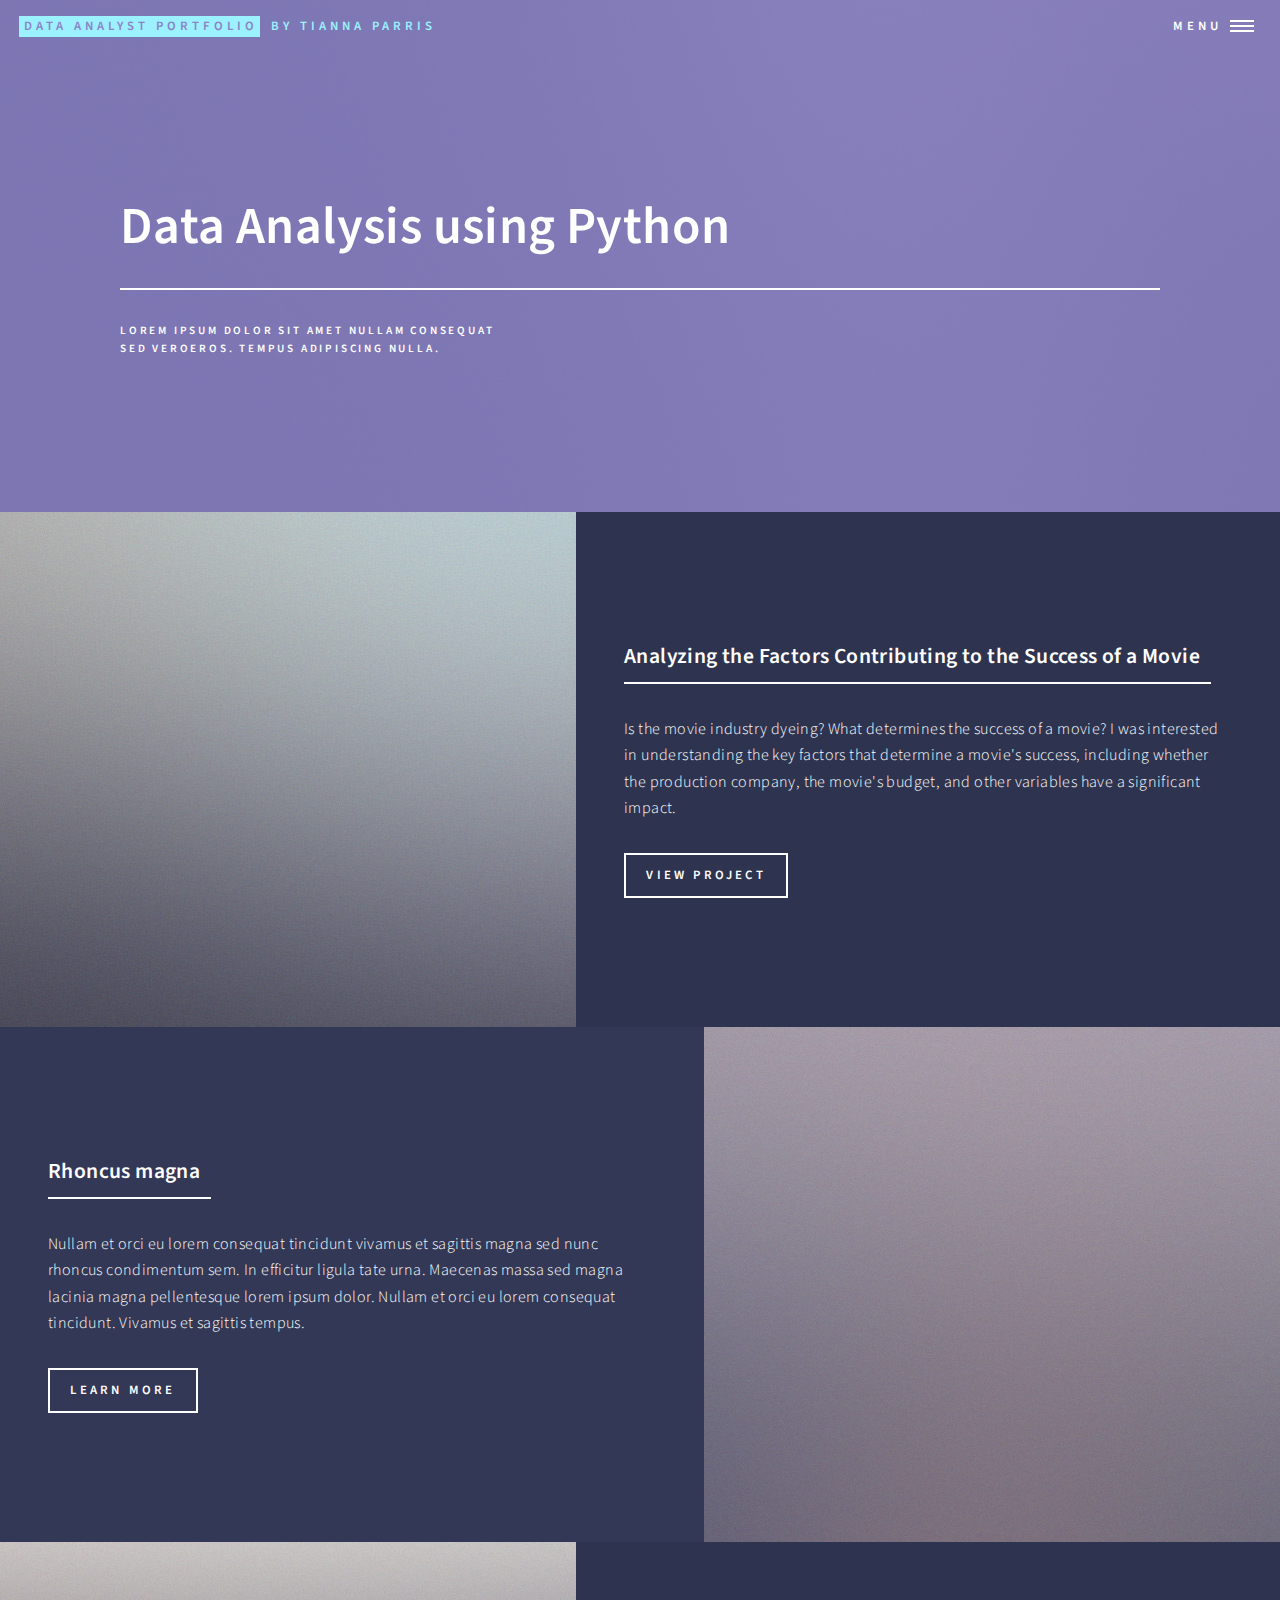
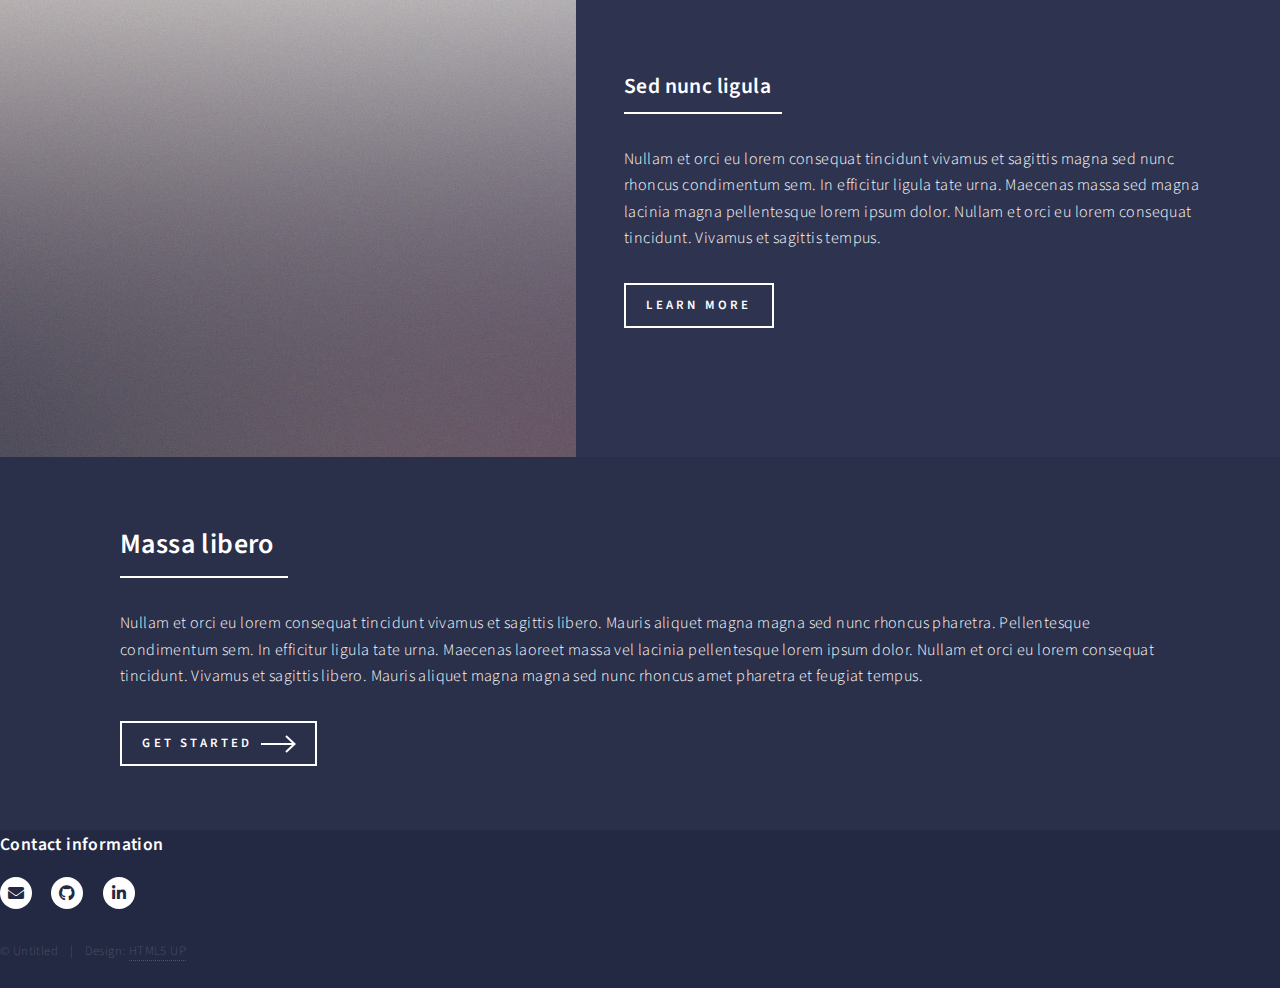
<file: landing.html>
<!DOCTYPE HTML>
<!--
	Forty by HTML5 UP
	html5up.net | @ajlkn
	Free for personal and commercial use under the CCA 3.0 license (html5up.net/license)
-->
<html>
	<head>
		<title>Landing - Forty by HTML5 UP</title>
		<meta charset="utf-8" />
		<meta name="viewport" content="width=device-width, initial-scale=1, user-scalable=no" />
		<link rel="stylesheet" href="assets/css/main.css" />
		<noscript><link rel="stylesheet" href="assets/css/noscript.css" /></noscript>
	</head>
	<body class="is-preload">

		<!-- Wrapper -->
			<div id="wrapper">

				<!-- Header -->
				<!-- Note: The "styleN" class below should match that of the banner element. -->
					<header id="header" class="alt style2">
						<a href="index.html" class="logo"><strong>Data Analyst Portfolio</strong> <span>by Tianna Parris</span></a>
						<nav>
							<a href="#menu">Menu</a>
						</nav>
					</header>

				<!-- Menu -->
				<nav id="menu">
					<ul class="links">
						<li><a href="index.html">Home</a></li>
						<li><a href="about.html">About</a></li>

						 <div class="dropup">
							<button class="dropbtn">Portfolio Projects</button>
							  <div class="dropup-content">
									<a href="python.html">Python</a>
									<a href="#">R</a>
									<a href="sql.html">SQL</a>
									<a href="excel.html">Excel</a>
									<a href="https://public.tableau.com/app/profile/tianna.parris" target="_blank" class="link">Tableau</a>
									<a href="#">Power BI</a>
							</div>
						 </div>							
				</nav>


				<!-- Banner -->
				<!-- Note: The "styleN" class below should match that of the header element. -->
					<section id="banner" class="style2">
						<div class="inner">
							<span class="image">
								<img src="images/pic07.jpg" alt="" />
							</span>
							<header class="major">
								<h1>Data Analysis using Python</h1>
							</header>
							<div class="content">
								<p>Lorem ipsum dolor sit amet nullam consequat<br />
								sed veroeros. tempus adipiscing nulla.</p>
							</div>
						</div>
					</section>

				<!-- Main -->
					<div id="main">

						<!-- One -->
							<!--<section id="one">
								<div class="inner">
									<header class="major">
										<h2>Sed amet aliquam</h2>
									</header>
									<p>Nullam et orci eu lorem consequat tincidunt vivamus et sagittis magna sed nunc rhoncus condimentum sem. In efficitur ligula tate urna. Maecenas massa vel lacinia pellentesque lorem ipsum dolor. Nullam et orci eu lorem consequat tincidunt. Vivamus et sagittis libero. Nullam et orci eu lorem consequat tincidunt vivamus et sagittis magna sed nunc rhoncus condimentum sem. In efficitur ligula tate urna.</p>
								</div>
							</section> -->

						<!-- Two -->
							<section id="two" class="spotlights">
								<section>
									<a href="generic.html" class="image">
										<img src="images/pic08.jpg" alt="" data-position="center center" />
									</a>
									<div class="content">
										<div class="inner">
											<header class="major">
												<h3>Analyzing the Factors Contributing to the Success of a Movie</h3>
											</header>
											<p>Is the movie industry dyeing? What determines the success of a movie? I was interested in understanding the key factors that determine a movie's success, including whether the production company, the movie's budget, and other variables have a significant impact.</p>
											<ul class="actions">
												<li><a href="generic.html" class="button">View Project</a></li>
											</ul>
										</div>
									</div>
								</section>
								<section>
									<a href="generic.html" class="image">
										<img src="images/pic09.jpg" alt="" data-position="top center" />
									</a>
									<div class="content">
										<div class="inner">
											<header class="major">
												<h3>Rhoncus magna</h3>
											</header>
											<p>Nullam et orci eu lorem consequat tincidunt vivamus et sagittis magna sed nunc rhoncus condimentum sem. In efficitur ligula tate urna. Maecenas massa sed magna lacinia magna pellentesque lorem ipsum dolor. Nullam et orci eu lorem consequat tincidunt. Vivamus et sagittis tempus.</p>
											<ul class="actions">
												<li><a href="generic.html" class="button">Learn more</a></li>
											</ul>
										</div>
									</div>
								</section>
								<section>
									<a href="generic.html" class="image">
										<img src="images/pic10.jpg" alt="" data-position="25% 25%" />
									</a>
									<div class="content">
										<div class="inner">
											<header class="major">
												<h3>Sed nunc ligula</h3>
											</header>
											<p>Nullam et orci eu lorem consequat tincidunt vivamus et sagittis magna sed nunc rhoncus condimentum sem. In efficitur ligula tate urna. Maecenas massa sed magna lacinia magna pellentesque lorem ipsum dolor. Nullam et orci eu lorem consequat tincidunt. Vivamus et sagittis tempus.</p>
											<ul class="actions">
												<li><a href="generic.html" class="button">Learn more</a></li>
											</ul>
										</div>
									</div>
								</section>
							</section>

						<!-- Three -->
							<section id="three">
								<div class="inner">
									<header class="major">
										<h2>Massa libero</h2>
									</header>
									<p>Nullam et orci eu lorem consequat tincidunt vivamus et sagittis libero. Mauris aliquet magna magna sed nunc rhoncus pharetra. Pellentesque condimentum sem. In efficitur ligula tate urna. Maecenas laoreet massa vel lacinia pellentesque lorem ipsum dolor. Nullam et orci eu lorem consequat tincidunt. Vivamus et sagittis libero. Mauris aliquet magna magna sed nunc rhoncus amet pharetra et feugiat tempus.</p>
									<ul class="actions">
										<li><a href="generic.html" class="button next">Get Started</a></li>
									</ul>
								</div>
							</section>

					</div>

					<section class="split">
						<section>
							<h4>Contact information</h4>															
						</section>
					</section>
				</div>
			</section>

		<!-- Footer -->
			<footer id="footer">
				<div class="inner">
					<ul class="icons">
						<li><a href="mailto:parristianna@yahoo.com" target="_blank" class="icon solid alt fa-envelope"><span class="label">Twitter</span></a></li>
						<li><a href="https://github.com/tiannaparris" target="_blank" class="icon brands alt fa-github"><span class="label">GitHub</span></a></li>
						<li><a href="https://www.linkedin.com/in/tianna-parris-9b6823176/" target="_blank" class="icon brands alt fa-linkedin-in"><span class="label">LinkedIn</span></a></li>
					</ul>
					<ul class="copyright">
						<li>&copy; Untitled</li><li>Design: <a href="https://html5up.net">HTML5 UP</a></li>
					</ul>
				</div>
			</footer>

			</div>

		<!-- Scripts -->
			<script src="assets/js/jquery.min.js"></script>
			<script src="assets/js/jquery.scrolly.min.js"></script>
			<script src="assets/js/jquery.scrollex.min.js"></script>
			<script src="assets/js/browser.min.js"></script>
			<script src="assets/js/breakpoints.min.js"></script>
			<script src="assets/js/util.js"></script>
			<script src="assets/js/main.js"></script>

	</body>
</html>
</file>
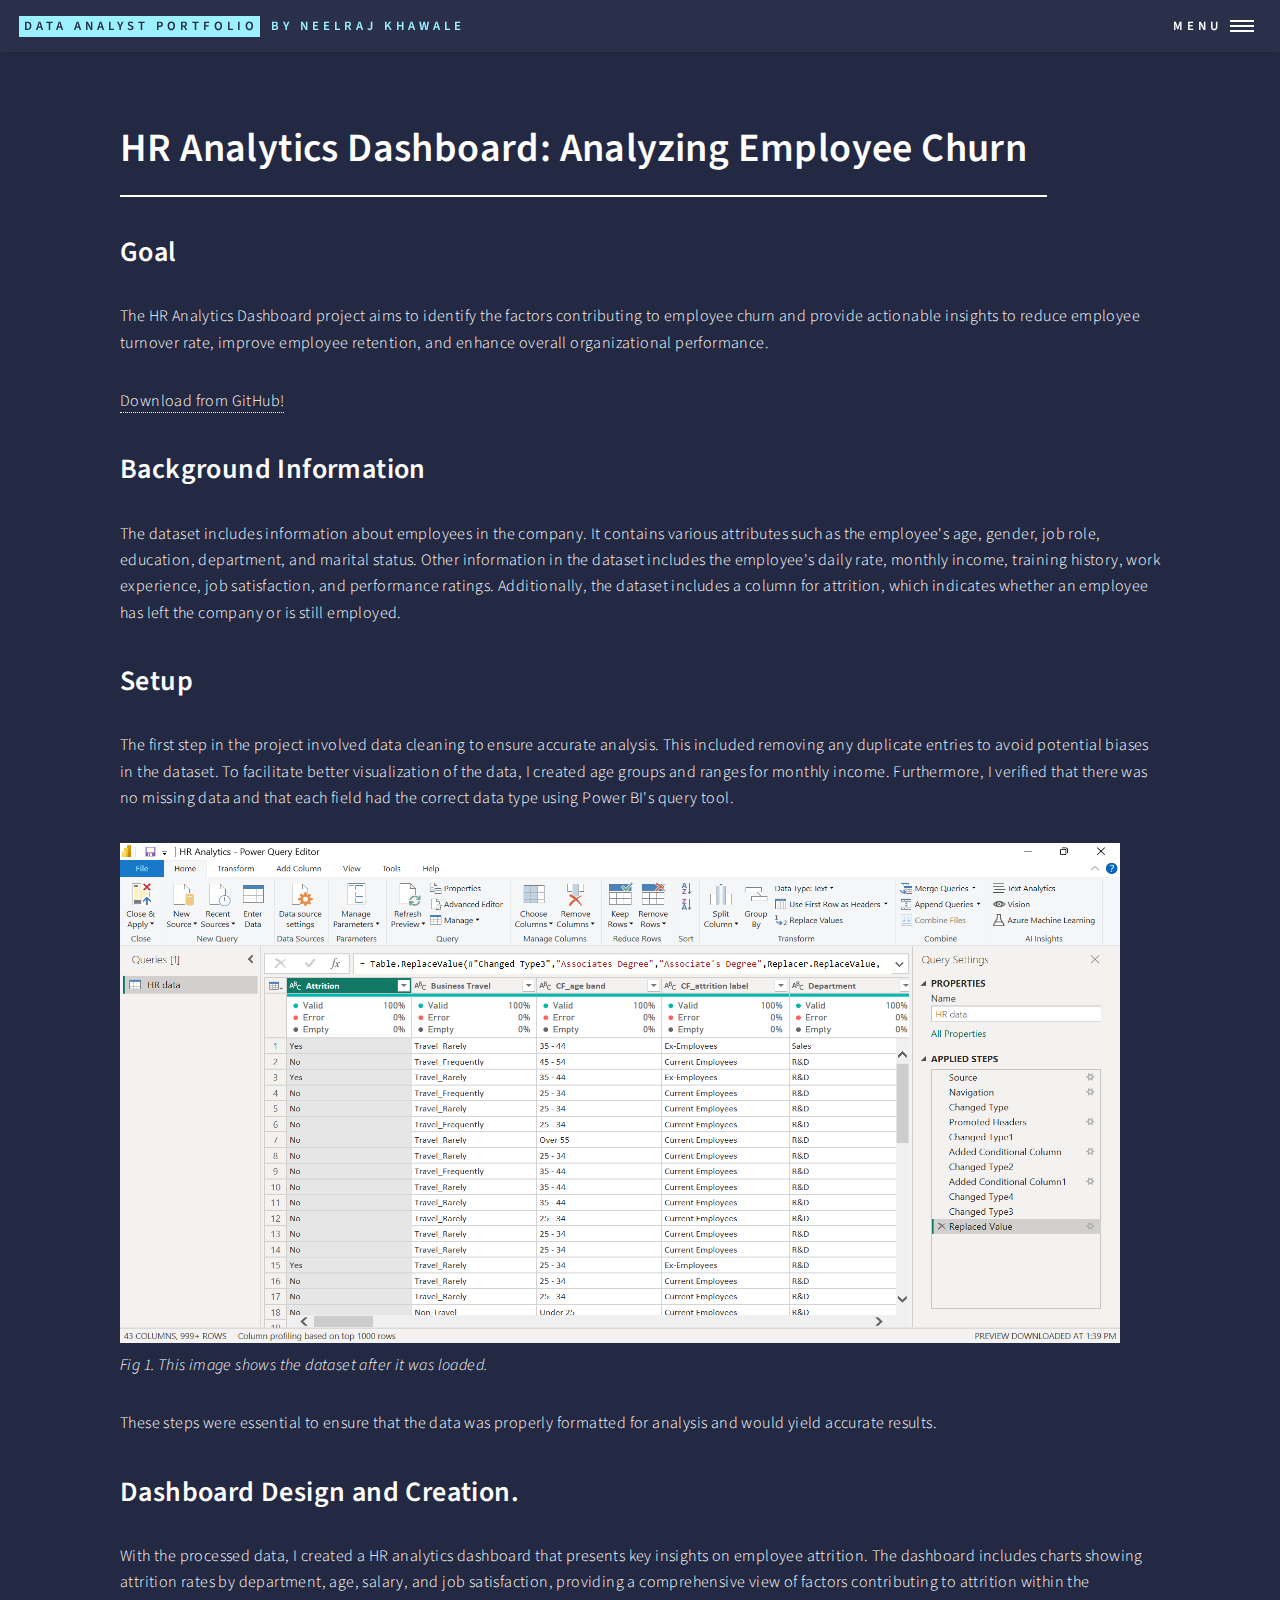
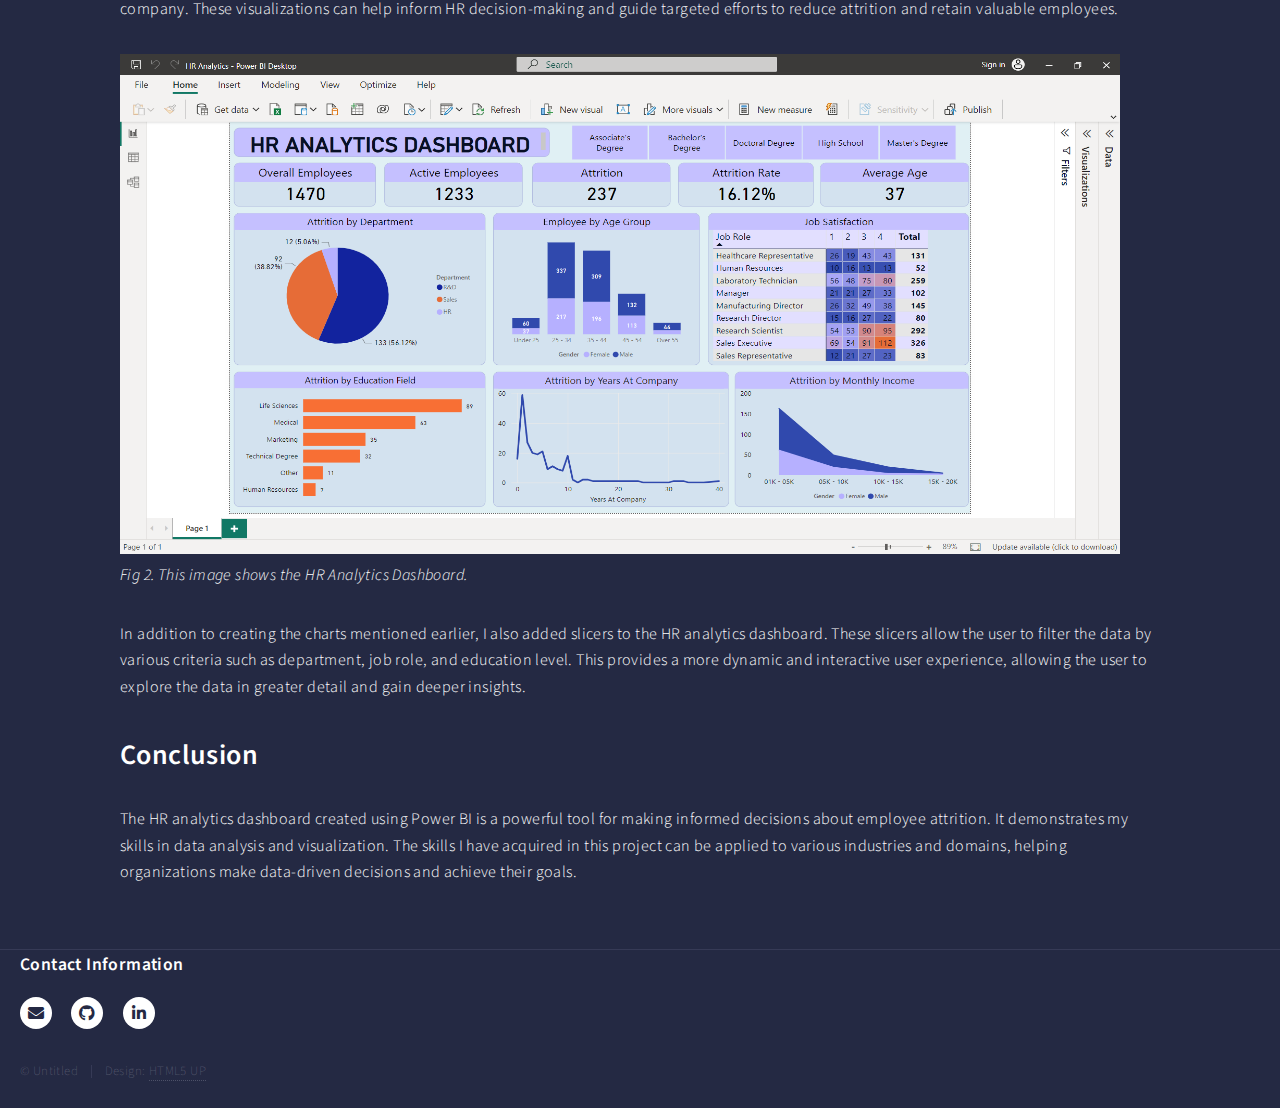
<file: powerbi.html>
<!DOCTYPE HTML>
<!--
	Forty by HTML5 UP
	html5up.net | @ajlkn
	Free for personal and commercial use under the CCA 3.0 license (html5up.net/license)
-->
<html>
	<head>
		<title>HR Analytics - Power BI Dashboard</title>
		<meta charset="utf-8" />
		<meta name="viewport" content="width=device-width, initial-scale=1, user-scalable=no" />
		<link rel="stylesheet" href="assets/css/main.css" />
		<noscript><link rel="stylesheet" href="assets/css/noscript.css" /></noscript>
	</head>
	<body class="is-preload">

		<!-- Wrapper -->
			<div id="wrapper">

				<!-- Header -->
					<header id="header">
						<a href="index.html" class="logo"><strong>Data Analyst Portfolio</strong> <span>by Neelraj Khawale</span></a>
						<nav>
							<a href="#menu">Menu</a>
						</nav>
					</header>

				<!-- Menu -->
				<nav id="menu">
					<ul class="links">
						<li><a href="index.html">Home</a></li>
						<li><a href="about.html">About</a></li>
						<li><a href="#footer">Contact</a></li>
						 <div class="dropup">
							<button class="dropbtn">Portfolio Projects</button>
							  <div class="dropup-content">
									<a href="python.html">Python</a>
									<a href="r.html">R</a>
									<a href="sql.html">SQL</a>
									<a href="excel.html">Excel</a>
									<a href="https://public.tableau.com/app/profile/neelraj.khawale/vizzes" target="_blank" class="link">Tableau</a>
									<a href="powerbi.html">Power BI</a>
							</div>
						 </div>	
					</ul>						
				</nav>


				<!-- Main -->
					<div id="main" class="alt">
						

						<!-- One -->
							<section id="one">
								<div class="inner">
									<header class="major">
										<h1>HR Analytics Dashboard: Analyzing Employee Churn</h1>
									</header>
									<!--<span class="image main"><img src="images/pic11.jpg" alt="" /></span> -->
									<h2>Goal</h2>
									<p>The HR Analytics Dashboard project aims to identify the factors contributing to employee churn and provide actionable insights to reduce employee turnover rate, improve employee retention, and enhance overall organizational performance.</p>
									<a href="https://github.com/Neelk12/HR-Analytics/blob/main/HR%20Analytics.pbix" target="_blank">Download from GitHub!</a>
									<p></p>

									<h2>Background Information</h2>
									<p>The dataset includes information about employees in the company. It contains various attributes such as the employee's age, gender, job role, education, department, and marital status. Other information in the dataset includes the employee's daily rate, monthly income, training history, work experience, job satisfaction, and performance ratings. Additionally, the dataset includes a column for attrition, which indicates whether an employee has left the company or is still employed.</p>
									
									<p></p>


									<h2>Setup</h2>
									<p>The first step in the project involved data cleaning to ensure accurate analysis. This included removing any duplicate entries to avoid potential biases in the dataset. To facilitate better visualization of the data, I created age groups and ranges for monthly income. Furthermore, I verified that there was no missing data and that each field had the correct data type using Power BI's query tool.</p>
									<img src="images/powerbitransform.png" alt="HR Data after transformation" style="width:1000px;height:500px;" data-position="center center" />
									<p><i>Fig 1. This image shows the dataset after it was loaded.</i></p>
									<p>These steps were essential to ensure that the data was properly formatted for analysis and would yield accurate results.</p>
									
									<h2>Dashboard Design and Creation.</h2>
									<p>With the processed data, I created a HR analytics dashboard that presents key insights on employee attrition. The dashboard includes charts showing attrition rates by department, age, salary, and job satisfaction, providing a comprehensive view of factors contributing to attrition within the company. These visualizations can help inform HR decision-making and guide targeted efforts to reduce attrition and retain valuable employees.</p>
									
									
									<img src="images/powerbidash.png" alt="HR Analytics Dashboard" style="width:1000px;height:500px;" data-position="center center" />
									<p><i>Fig 2. This image shows the HR Analytics Dashboard.</i></p>

									<p>In addition to creating the charts mentioned earlier, I also added slicers to the HR analytics dashboard. These slicers allow the user to filter the data by various criteria such as department, job role, and education level. This provides a more dynamic and interactive user experience, allowing the user to explore the data in greater detail and gain deeper insights.</p>



									<h2>Conclusion</h2>
									<p>The HR analytics dashboard created using Power BI is a powerful tool for making informed decisions about employee attrition. It demonstrates my skills in data analysis and visualization. The skills I have acquired in this project can be applied to various industries and domains, helping organizations make data-driven decisions and achieve their goals.</p>

									
								</div>
							</section>
                        
					</div>

				<!-- Contact -->
					<!--<section id="contact">
						<div class="inner">
							<section>
								<form method="post" action="#">
									<div class="fields">
										<div class="field half">
											<label for="name">Name</label>
											<input type="text" name="name" id="name" />
										</div>
										<div class="field half">
											<label for="email">Email</label>
											<input type="text" name="email" id="email" />
										</div>
										<div class="field">
											<label for="message">Message</label>
											<textarea name="message" id="message" rows="6"></textarea>
										</div>
									</div>
									<ul class="actions">
										<li><input type="submit" value="Send Message" class="primary" /></li>
										<li><input type="reset" value="Clear" /></li>
									</ul>
								</form>
							</section>
							<section class="split">
								<section>
									<div class="contact-method">
										<span class="icon solid alt fa-envelope"></span>
										<h3>Email</h3>
										<a href="#">information@untitled.tld</a>
									</div>
								</section>
								<section>
									<div class="contact-method">
										<span class="icon solid alt fa-phone"></span>
										<h3>Phone</h3>
										<span>(000) 000-0000 x12387</span>
									</div>
								</section>
								<section>
									<div class="contact-method">
										<span class="icon solid alt fa-home"></span>
										<h3>Address</h3>
										<span>1234 Somewhere Road #5432<br />
										Nashville, TN 00000<br />
										United States of America</span>
									</div>
								</section>
							</section>-->
						</div>
					</section>

				<!-- Footer -->
				<section class="split">
					<section style="padding-left: 20px;">
						<h4>Contact Information</h4>															
					</section>
				</section>
			</div>
									<!-- Footer -->
									<footer id="footer">
										<div class="inner" style="padding-left: 20px;">
											<ul class="icons">
												<li><a href="mailto:neelkhawale@gmail.com" target="_blank" class="icon solid alt fa-envelope"><span class="label">Twitter</span></a></li>
												<li><a href="https://github.com/Neelk12" target="_blank" class="icon brands alt fa-github"><span class="label">GitHub</span></a></li>
												<li><a href="https://www.linkedin.com/in/neelraj-khawale/" target="_blank" class="icon brands alt fa-linkedin-in"><span class="label">LinkedIn</span></a></li>
											</ul>
											<ul class="copyright">
												<li>&copy; Untitled</li><li>Design: <a href="https://html5up.net">HTML5 UP</a></li>
											</ul>
										</div>
									</footer>

			</div>

		<!-- Scripts -->
			<script src="assets/js/jquery.min.js"></script>
			<script src="assets/js/jquery.scrolly.min.js"></script>
			<script src="assets/js/jquery.scrollex.min.js"></script>
			<script src="assets/js/browser.min.js"></script>
			<script src="assets/js/breakpoints.min.js"></script>
			<script src="assets/js/util.js"></script>
			<script src="assets/js/main.js"></script>

	</body>
</html>
</file>
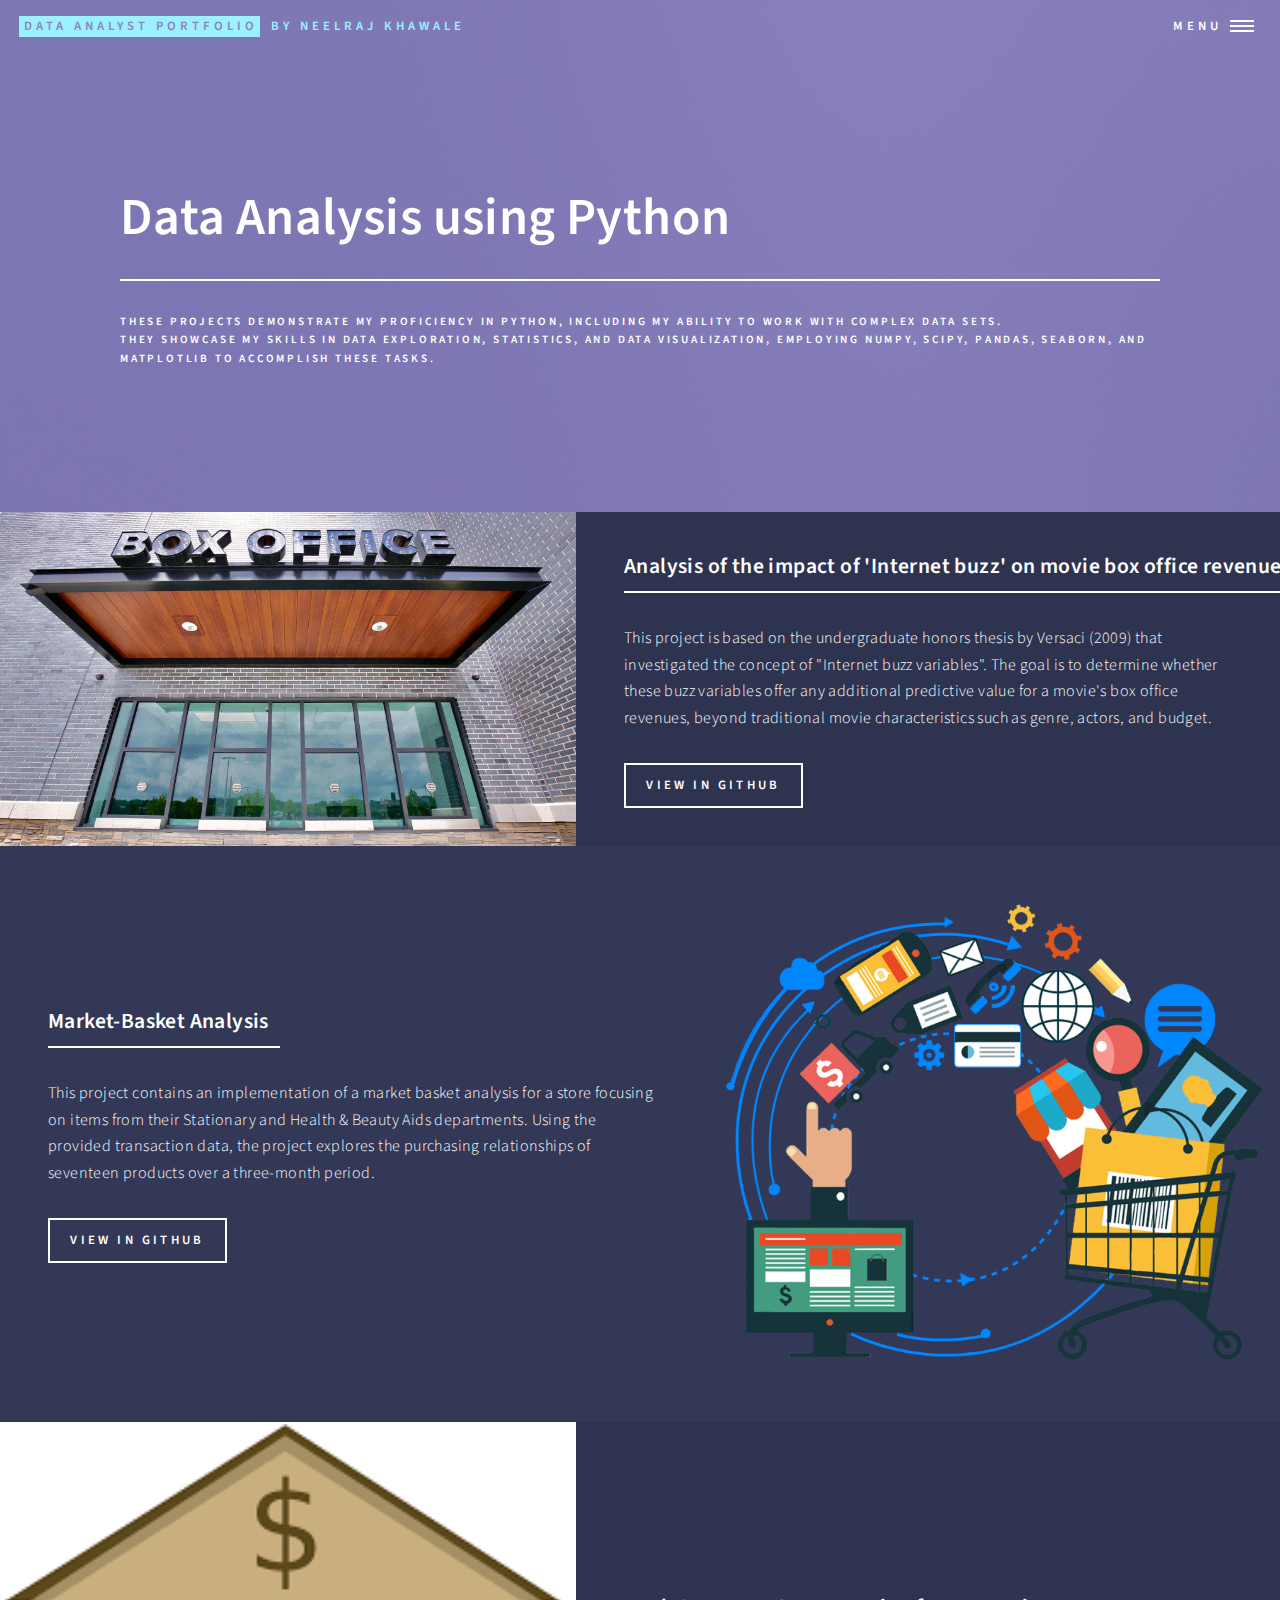
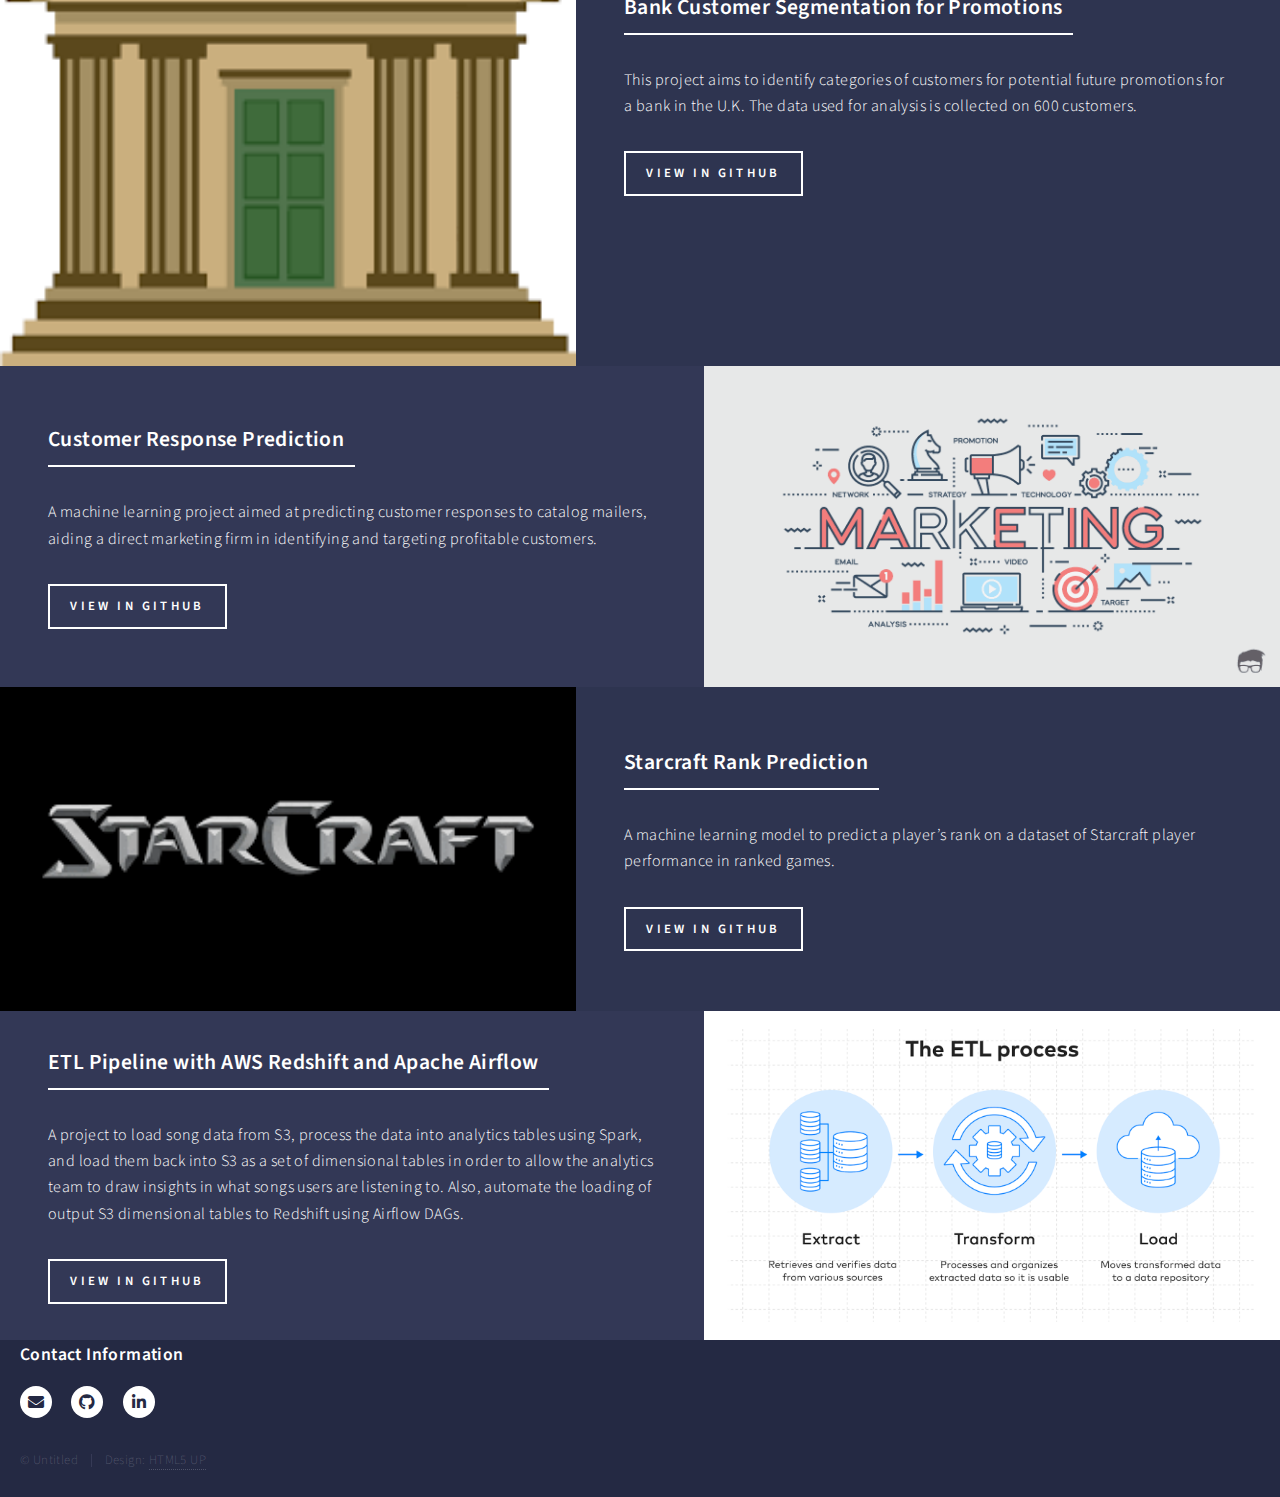
<file: python.html>
<!DOCTYPE HTML>
<!--
	Forty by HTML5 UP
	html5up.net | @ajlkn
	Free for personal and commercial use under the CCA 3.0 license (html5up.net/license)
-->
<html>
	<head>
		<title>Python - Data Analysis</title>
		<meta charset="utf-8" />
		<meta name="viewport" content="width=device-width, initial-scale=1, user-scalable=no" />
		<link rel="stylesheet" href="assets/css/main.css" />
		<noscript><link rel="stylesheet" href="assets/css/noscript.css" /></noscript>
	</head>
	<body class="is-preload">

		<!-- Wrapper -->
			<div id="wrapper">

				<!-- Header -->
				<!-- Note: The "styleN" class below should match that of the banner element. -->
					<header id="header" class="alt style2">
						<a href="index.html" class="logo"><strong>Data Analyst Portfolio</strong> <span>by Neelraj Khawale</span></a>
						<nav>
							<a href="#menu">Menu</a>
						</nav>
					</header>

				<!-- Menu -->
				<nav id="menu">
					<ul class="links">
						<li><a href="index.html">Home</a></li>
						<li><a href="about.html">About</a></li>
						<li><a href="#footer">Contact</a></li>
						 <div class="dropup">
							<button class="dropbtn">Portfolio Projects</button>
							  <div class="dropup-content">
									<a href="python.html">Python</a>
									<a href="r.html">R</a>
									<a href="sql.html">SQL</a>
									<a href="excel.html">Excel</a>
									<a href="https://public.tableau.com/app/profile/neelraj.khawale/vizzes" target="_blank" class="link">Tableau</a>
									<a href="powerbi.html">Power BI</a>
							</div>
						 </div>							
				</nav>


				<!-- Banner -->
				<!-- Note: The "styleN" class below should match that of the header element. -->
					<section id="banner" class="style2">
						<div class="inner">
							<span class="image">
								<img src="images/pic07.jpg" alt="" />
							</span>
							<header class="major">
								<h1>Data Analysis using Python</h1>
							</header>
							<div class="content">
								<p>THESE PROJECTS DEMONSTRATE MY PROFICIENCY IN PYTHON, INCLUDING MY ABILITY TO WORK WITH COMPLEX DATA SETS. <br>THEY SHOWCASE MY SKILLS IN DATA EXPLORATION, STATISTICS, AND DATA VISUALIZATION, EMPLOYING NUMPY, SCIPY, PANDAS, SEABORN, AND MATPLOTLIB TO ACCOMPLISH THESE TASKS.</p>
							</div>
						</div>
					</section>

				<!-- Main -->
					<div id="main">

						<!-- One -->
							<!--<section id="one">
								<div class="inner">
									<header class="major">
										<h2>Sed amet aliquam</h2>
									</header>
									<p>Nullam et orci eu lorem consequat tincidunt vivamus et sagittis magna sed nunc rhoncus condimentum sem. In efficitur ligula tate urna. Maecenas massa vel lacinia pellentesque lorem ipsum dolor. Nullam et orci eu lorem consequat tincidunt. Vivamus et sagittis libero. Nullam et orci eu lorem consequat tincidunt vivamus et sagittis magna sed nunc rhoncus condimentum sem. In efficitur ligula tate urna.</p>
								</div>
							</section> -->

						<!-- Two -->
							<section id="two" class="spotlights">
								<section>
									<a href="https://github.com/Neelk12/InternetBuzzBoxOffice" target="_blank" class="image">
										<img src="images/boxoffice.jpg" alt="" data-position="center center" />
									</a>
									<div class="content">
										<div class="inner">
											<header class="major">
												<h3>Analysis of the impact of 'Internet buzz' on movie box office revenues</h3>
											</header>
											<p>This project is based on the undergraduate honors thesis by Versaci (2009) that investigated the concept of "Internet buzz variables". The goal is to determine whether these buzz variables offer any additional predictive value for a movie's box office revenues, beyond traditional movie characteristics such as genre, actors, and budget.</p>
											<ul class="actions">
												<li><a href="https://github.com/Neelk12/InternetBuzzBoxOffice" target="_blank" class="button">View in GitHub</a></li>
											</ul>
										</div>
									</div>
								</section>
								<section>
									<a href="https://github.com/Neelk12/Market-Basket-Analysis" target="_blank" class="image">
										<img src="images/marketbasket.jpeg" alt="" data-position="top center" />
									</a>
									<div class="content">
										<div class="inner">
											<header class="major">
												<h3>Market-Basket Analysis</h3>
											</header>
											<p>This project contains an implementation of a market basket analysis for a store focusing on items from their Stationary and Health & Beauty Aids departments. Using the provided transaction data, the project explores the purchasing relationships of seventeen products over a three-month period.</p>
											<ul class="actions">
												<li><a href="https://github.com/Neelk12/Market-Basket-Analysis" target="_blank" class="button">View in GitHub</a></li>
											</ul>
										</div>
									</div>
								</section>
								<section>
									<a href="https://github.com/Neelk12/Bank-Customer-Segmentation" target="_blank" class="image">
										<img src="images/bank.png" alt="" data-position="25% 25%" />
									</a>
									<div class="content">
										<div class="inner">
											<header class="major">
												<h3>Bank Customer Segmentation for Promotions</h3>
											</header>
											<p>This project aims to identify categories of customers for potential future promotions for a bank in the U.K. The data used for analysis is collected on 600 customers.</p>
											<ul class="actions">
												<li><a href="https://github.com/Neelk12/Bank-Customer-Segmentation" target="_blank" class="button">View in GitHub</a></li>
											</ul>
										</div>
									</div>
								</section>
<section>
									<a href="https://github.com/Neelk12/CustomerResponsePrediction" target="_blank" class="image">
										<img src="images/marketing.png" alt="" data-position="top center" />
									</a>
									<div class="content">
										<div class="inner">
											<header class="major">
												<h3>Customer Response Prediction</h3>
											</header>
											<p>A machine learning project aimed at predicting customer responses to catalog mailers, aiding a direct marketing firm in identifying and targeting profitable customers.</p>
											<ul class="actions">
												<li><a href="https://github.com/Neelk12/CustomerResponsePrediction" target="_blank" class="button">View in GitHub</a></li>
											</ul>
										</div>
									</div>
								</section>


<section>
									<a href="https://github.com/Neelk12/Starcraft-Rank-Prediction" target="_blank" class="image">
										<img src="images/starcraft.png" alt="" data-position="top center" />
									</a>
									<div class="content">
										<div class="inner">
											<header class="major">
												<h3>Starcraft Rank Prediction</h3>
											</header>
											<p>A machine learning model to predict a player’s rank on a dataset of Starcraft player performance in ranked games.</p>
											<ul class="actions">
												<li><a href="https://github.com/Neelk12/Starcraft-Rank-Prediction" target="_blank" class="button">View in GitHub</a></li>
											</ul>
										</div>
									</div>
								</section>

<section>
									<a href="https://github.com/Neelk12/S3-Redshift-Batch-ETL-pipeline" target="_blank" class="image">
										<img src="images/etl.png" alt="" data-position="top center" />
									</a>
									<div class="content">
										<div class="inner">
											<header class="major">
												<h3>ETL Pipeline with AWS Redshift and Apache Airflow</h3>
											</header>
											<p>A project to load song data from S3, process the data into analytics tables using Spark, and load them back into S3 as a set of dimensional tables in order to allow the analytics team to draw insights in what songs users are listening to. Also, automate the loading of output S3 dimensional tables to Redshift using Airflow DAGs.</p>
											<ul class="actions">
												<li><a href="https://github.com/Neelk12/S3-Redshift-Batch-ETL-pipeline" target="_blank" class="button">View in GitHub</a></li>
											</ul>
										</div>
									</div>
								</section>










							</section>

						<!-- Three -->
							<!--<section id="three">
								<div class="inner">
									<header class="major">
										<h2>Massa libero</h2>
									</header>
									<p>Nullam et orci eu lorem consequat tincidunt vivamus et sagittis libero. Mauris aliquet magna magna sed nunc rhoncus pharetra. Pellentesque condimentum sem. In efficitur ligula tate urna. Maecenas laoreet massa vel lacinia pellentesque lorem ipsum dolor. Nullam et orci eu lorem consequat tincidunt. Vivamus et sagittis libero. Mauris aliquet magna magna sed nunc rhoncus amet pharetra et feugiat tempus.</p>
									<ul class="actions">
										<li><a href="generic.html" class="button next">Get Started</a></li>
									</ul>
								</div>
							</section>-->

					</div>

				
					<section class="split">
						<section style="padding-left: 20px;">
							<h4>Contact Information</h4>															
						</section>
					</section>
				</div>
			</section>

		<!-- Footer -->
			<footer id="footer">
				<div class="inner" style="padding-left: 20px;">
					<ul class="icons">
						<li><a href="mailto:neelkhawale@gmail.com" target="_blank" class="icon solid alt fa-envelope"><span class="label">Twitter</span></a></li>
						<li><a href="https://github.com/Neelk12" target="_blank" class="icon brands alt fa-github"><span class="label">GitHub</span></a></li>
						<li><a href="https://www.linkedin.com/in/neelraj-khawale/" target="_blank" class="icon brands alt fa-linkedin-in"><span class="label">LinkedIn</span></a></li>
					</ul>
					<ul class="copyright">
						<li>&copy; Untitled</li><li>Design: <a href="https://html5up.net">HTML5 UP</a></li>
					</ul>
				</div>
			</footer>

			</div>

		<!-- Scripts -->
			<script src="assets/js/jquery.min.js"></script>
			<script src="assets/js/jquery.scrolly.min.js"></script>
			<script src="assets/js/jquery.scrollex.min.js"></script>
			<script src="assets/js/browser.min.js"></script>
			<script src="assets/js/breakpoints.min.js"></script>
			<script src="assets/js/util.js"></script>
			<script src="assets/js/main.js"></script>

	</body>
</html>
</file>
<file: assets/css/noscript.css>
/*
	Forty by HTML5 UP
	html5up.net | @ajlkn
	Free for personal and commercial use under the CCA 3.0 license (html5up.net/license)
*/

/* Banner */

	body.is-preload #banner:after {
		opacity: 0.85;
	}

	body.is-preload #banner > .inner {
		-moz-filter: none;
		-webkit-filter: none;
		-ms-filter: none;
		filter: none;
		-moz-transform: none;
		-webkit-transform: none;
		-ms-transform: none;
		transform: none;
		opacity: 1;
	}
</file>
<file: assets/css/main.css>
@import url(fontawesome-all.min.css);
@import url("https://fonts.googleapis.com/css?family=Source+Sans+Pro:300,300italic,600,600italic");

/*
	Forty by HTML5 UP
	html5up.net | @ajlkn
	Free for personal and commercial use under the CCA 3.0 license (html5up.net/license)
*/

html, body, div, span, applet, object,
iframe, h1, h2, h3, h4, h5, h6, p, blockquote,
pre, a, abbr, acronym, address, big, cite,
code, del, dfn, em, img, ins, kbd, q, s, samp,
small, strike, strong, sub, sup, tt, var, b,
u, i, center, dl, dt, dd, ol, ul, li, fieldset,
form, label, legend, table, caption, tbody,
tfoot, thead, tr, th, td, article, aside,
canvas, details, embed, figure, figcaption,
footer, header, hgroup, menu, nav, output, ruby,
section, summary, time, mark, audio, video {
	margin: 0;
	padding: 0;
	border: 0;
	font-size: 100%;
	font: inherit;
	vertical-align: baseline;}

article, aside, details, figcaption, figure,
footer, header, hgroup, menu, nav, section {
	display: block;}

body {
	line-height: 1;
}

ol, ul {
	list-style: none;
}

blockquote, q {
	quotes: none;
}

	blockquote:before, blockquote:after, q:before, q:after {
		content: '';
		content: none;
	}

table {
	border-collapse: collapse;
	border-spacing: 0;
}

body {
	-webkit-text-size-adjust: none;
}

mark {
	background-color: transparent;
	color: inherit;
}

input::-moz-focus-inner {
	border: 0;
	padding: 0;
}

input, select, textarea {
	-moz-appearance: none;
	-webkit-appearance: none;
	-ms-appearance: none;
	appearance: none;
}

/* Basic */

	@-ms-viewport {
		width: device-width;
	}

	body {
		-ms-overflow-style: scrollbar;
	}

	@media screen and (max-width: 480px) {

		html, body {
			min-width: 320px;
		}

	}

	html {
		box-sizing: border-box;
	}

	*, *:before, *:after {
		box-sizing: inherit;
	}

	body {
		background: #242943;
	}

		body.is-preload *, body.is-preload *:before, body.is-preload *:after {
			-moz-animation: none !important;
			-webkit-animation: none !important;
			-ms-animation: none !important;
			animation: none !important;
			-moz-transition: none !important;
			-webkit-transition: none !important;
			-ms-transition: none !important;
			transition: none !important;
		}

/* Type */

	body, input, select, textarea {
		color: #ffffff;
		font-family: "Source Sans Pro", Helvetica, sans-serif;
		font-size: 17pt;
		font-weight: 300;
		letter-spacing: 0.025em;
		line-height: 1.65;
	}

		@media screen and (max-width: 1680px) {

			body, input, select, textarea {
				font-size: 14pt;
			}

		}

		@media screen and (max-width: 1280px) {

			body, input, select, textarea {
				font-size: 12pt;
			}

		}

		@media screen and (max-width: 360px) {

			body, input, select, textarea {
				font-size: 11pt;
			}

		}

	a {
		-moz-transition: color 0.2s ease-in-out, border-bottom-color 0.2s ease-in-out;
		-webkit-transition: color 0.2s ease-in-out, border-bottom-color 0.2s ease-in-out;
		-ms-transition: color 0.2s ease-in-out, border-bottom-color 0.2s ease-in-out;
		transition: color 0.2s ease-in-out, border-bottom-color 0.2s ease-in-out;
		border-bottom: dotted 1px;
		color: inherit;
		text-decoration: none;
	}

		a:hover {
			border-bottom-color: transparent;
			color: #9bf1ff !important;
		}

		a:active {
			color: #53e3fb !important;
		}

	strong, b {
		color: #ffffff;
		font-weight: 600;
	}

	em, i {
		font-style: italic;
	}

	p {
		margin: 0 0 2em 0;
	}

	h1, h2, h3, h4, h5, h6 {
		color: #ffffff;
		font-weight: 600;
		line-height: 1.65;
		margin: 0 0 1em 0;
	}

		h1 a, h2 a, h3 a, h4 a, h5 a, h6 a {
			color: inherit;
			border-bottom: 0;
		}

	h1 {
		font-size: 2.5em;
	}

	h2 {
		font-size: 1.75em;
	}

	h3 {
		font-size: 1.35em;
	}

	h4 {
		font-size: 1.1em;
	}

	h5 {
		font-size: 0.9em;
	}

	h6 {
		font-size: 0.7em;
	}

	@media screen and (max-width: 736px) {

		h1 {
			font-size: 2em;
		}

		h2 {
			font-size: 1.5em;
		}

		h3 {
			font-size: 1.25em;
		}

	}

	sub {
		font-size: 0.8em;
		position: relative;
		top: 0.5em;
	}

	sup {
		font-size: 0.8em;
		position: relative;
		top: -0.5em;
	}

	blockquote {
		border-left: solid 4px rgba(212, 212, 255, 0.1);
		font-style: italic;
		margin: 0 0 2em 0;
		padding: 0.5em 0 0.5em 2em;
	}

	code {
		background: rgba(212, 212, 255, 0.035);
		font-family: "Courier New", monospace;
		font-size: 0.9em;
		margin: 0 0.25em;
		padding: 0.25em 0.65em;
	}

	pre {
		-webkit-overflow-scrolling: touch;
		font-family: "Courier New", monospace;
		font-size: 0.9em;
		margin: 0 0 2em 0;
	}

		pre code {
			display: block;
			line-height: 1.75;
			padding: 1em 1.5em;
			overflow-x: auto;
		}

	hr {
		border: 0;
		border-bottom: solid 1px rgba(212, 212, 255, 0.1);
		margin: 2em 0;
	}

		hr.major {
			margin: 3em 0;
		}

	.align-left {
		text-align: left;
	}

	.align-center {
		text-align: center;
	}

	.align-right {
		text-align: right;
	}

/* Row */

	.row {
		display: flex;
		flex-wrap: wrap;
		box-sizing: border-box;
		align-items: stretch;
	}

		.row > * {
			box-sizing: border-box;
		}

		.row.gtr-uniform > * > :last-child {
			margin-bottom: 0;
		}

		.row.aln-left {
			justify-content: flex-start;
		}

		.row.aln-center {
			justify-content: center;
		}

		.row.aln-right {
			justify-content: flex-end;
		}

		.row.aln-top {
			align-items: flex-start;
		}

		.row.aln-middle {
			align-items: center;
		}

		.row.aln-bottom {
			align-items: flex-end;
		}

		.row > .imp {
			order: -1;
		}

		.row > .col-1 {
			width: 8.33333%;
		}

		.row > .off-1 {
			margin-left: 8.33333%;
		}

		.row > .col-2 {
			width: 16.66667%;
		}

		.row > .off-2 {
			margin-left: 16.66667%;
		}

		.row > .col-3 {
			width: 25%;
		}

		.row > .off-3 {
			margin-left: 25%;
		}

		.row > .col-4 {
			width: 33.33333%;
		}

		.row > .off-4 {
			margin-left: 33.33333%;
		}

		.row > .col-5 {
			width: 41.66667%;
		}

		.row > .off-5 {
			margin-left: 41.66667%;
		}

		.row > .col-6 {
			width: 50%;
		}

		.row > .off-6 {
			margin-left: 50%;
		}

		.row > .col-7 {
			width: 58.33333%;
		}

		.row > .off-7 {
			margin-left: 58.33333%;
		}

		.row > .col-8 {
			width: 66.66667%;
		}

		.row > .off-8 {
			margin-left: 66.66667%;
		}

		.row > .col-9 {
			width: 75%;
		}

		.row > .off-9 {
			margin-left: 75%;
		}

		.row > .col-10 {
			width: 83.33333%;
		}

		.row > .off-10 {
			margin-left: 83.33333%;
		}

		.row > .col-11 {
			width: 91.66667%;
		}

		.row > .off-11 {
			margin-left: 91.66667%;
		}

		.row > .col-12 {
			width: 100%;
		}

		.row > .off-12 {
			margin-left: 100%;
		}

		.row.gtr-0 {
			margin-top: 0;
			margin-left: 0em;
		}

			.row.gtr-0 > * {
				padding: 0 0 0 0em;
			}

			.row.gtr-0.gtr-uniform {
				margin-top: 0em;
			}

				.row.gtr-0.gtr-uniform > * {
					padding-top: 0em;
				}

		.row.gtr-25 {
			margin-top: 0;
			margin-left: -0.5em;
		}

			.row.gtr-25 > * {
				padding: 0 0 0 0.5em;
			}

			.row.gtr-25.gtr-uniform {
				margin-top: -0.5em;
			}

				.row.gtr-25.gtr-uniform > * {
					padding-top: 0.5em;
				}

		.row.gtr-50 {
			margin-top: 0;
			margin-left: -1em;
		}

			.row.gtr-50 > * {
				padding: 0 0 0 1em;
			}

			.row.gtr-50.gtr-uniform {
				margin-top: -1em;
			}

				.row.gtr-50.gtr-uniform > * {
					padding-top: 1em;
				}

		.row {
			margin-top: 0;
			margin-left: -2em;
		}

			.row > * {
				padding: 0 0 0 2em;
			}

			.row.gtr-uniform {
				margin-top: -2em;
			}

				.row.gtr-uniform > * {
					padding-top: 2em;
				}

		.row.gtr-150 {
			margin-top: 0;
			margin-left: -3em;
		}

			.row.gtr-150 > * {
				padding: 0 0 0 3em;
			}

			.row.gtr-150.gtr-uniform {
				margin-top: -3em;
			}

				.row.gtr-150.gtr-uniform > * {
					padding-top: 3em;
				}

		.row.gtr-200 {
			margin-top: 0;
			margin-left: -4em;
		}

			.row.gtr-200 > * {
				padding: 0 0 0 4em;
			}

			.row.gtr-200.gtr-uniform {
				margin-top: -4em;
			}

				.row.gtr-200.gtr-uniform > * {
					padding-top: 4em;
				}

		@media screen and (max-width: 1680px) {

			.row {
				display: flex;
				flex-wrap: wrap;
				box-sizing: border-box;
				align-items: stretch;
			}

				.row > * {
					box-sizing: border-box;
				}

				.row.gtr-uniform > * > :last-child {
					margin-bottom: 0;
				}

				.row.aln-left {
					justify-content: flex-start;
				}

				.row.aln-center {
					justify-content: center;
				}

				.row.aln-right {
					justify-content: flex-end;
				}

				.row.aln-top {
					align-items: flex-start;
				}

				.row.aln-middle {
					align-items: center;
				}

				.row.aln-bottom {
					align-items: flex-end;
				}

				.row > .imp-xlarge {
					order: -1;
				}

				.row > .col-1-xlarge {
					width: 8.33333%;
				}

				.row > .off-1-xlarge {
					margin-left: 8.33333%;
				}

				.row > .col-2-xlarge {
					width: 16.66667%;
				}

				.row > .off-2-xlarge {
					margin-left: 16.66667%;
				}

				.row > .col-3-xlarge {
					width: 25%;
				}

				.row > .off-3-xlarge {
					margin-left: 25%;
				}

				.row > .col-4-xlarge {
					width: 33.33333%;
				}

				.row > .off-4-xlarge {
					margin-left: 33.33333%;
				}

				.row > .col-5-xlarge {
					width: 41.66667%;
				}

				.row > .off-5-xlarge {
					margin-left: 41.66667%;
				}

				.row > .col-6-xlarge {
					width: 50%;
				}

				.row > .off-6-xlarge {
					margin-left: 50%;
				}

				.row > .col-7-xlarge {
					width: 58.33333%;
				}

				.row > .off-7-xlarge {
					margin-left: 58.33333%;
				}

				.row > .col-8-xlarge {
					width: 66.66667%;
				}

				.row > .off-8-xlarge {
					margin-left: 66.66667%;
				}

				.row > .col-9-xlarge {
					width: 75%;
				}

				.row > .off-9-xlarge {
					margin-left: 75%;
				}

				.row > .col-10-xlarge {
					width: 83.33333%;
				}

				.row > .off-10-xlarge {
					margin-left: 83.33333%;
				}

				.row > .col-11-xlarge {
					width: 91.66667%;
				}

				.row > .off-11-xlarge {
					margin-left: 91.66667%;
				}

				.row > .col-12-xlarge {
					width: 100%;
				}

				.row > .off-12-xlarge {
					margin-left: 100%;
				}

				.row.gtr-0 {
					margin-top: 0;
					margin-left: 0em;
				}

					.row.gtr-0 > * {
						padding: 0 0 0 0em;
					}

					.row.gtr-0.gtr-uniform {
						margin-top: 0em;
					}

						.row.gtr-0.gtr-uniform > * {
							padding-top: 0em;
						}

				.row.gtr-25 {
					margin-top: 0;
					margin-left: -0.5em;
				}

					.row.gtr-25 > * {
						padding: 0 0 0 0.5em;
					}

					.row.gtr-25.gtr-uniform {
						margin-top: -0.5em;
					}

						.row.gtr-25.gtr-uniform > * {
							padding-top: 0.5em;
						}

				.row.gtr-50 {
					margin-top: 0;
					margin-left: -1em;
				}

					.row.gtr-50 > * {
						padding: 0 0 0 1em;
					}

					.row.gtr-50.gtr-uniform {
						margin-top: -1em;
					}

						.row.gtr-50.gtr-uniform > * {
							padding-top: 1em;
						}

				.row {
					margin-top: 0;
					margin-left: -2em;
				}

					.row > * {
						padding: 0 0 0 2em;
					}

					.row.gtr-uniform {
						margin-top: -2em;
					}

						.row.gtr-uniform > * {
							padding-top: 2em;
						}

				.row.gtr-150 {
					margin-top: 0;
					margin-left: -3em;
				}

					.row.gtr-150 > * {
						padding: 0 0 0 3em;
					}

					.row.gtr-150.gtr-uniform {
						margin-top: -3em;
					}

						.row.gtr-150.gtr-uniform > * {
							padding-top: 3em;
						}

				.row.gtr-200 {
					margin-top: 0;
					margin-left: -4em;
				}

					.row.gtr-200 > * {
						padding: 0 0 0 4em;
					}

					.row.gtr-200.gtr-uniform {
						margin-top: -4em;
					}

						.row.gtr-200.gtr-uniform > * {
							padding-top: 4em;
						}

		}

		@media screen and (max-width: 1280px) {

			.row {
				display: flex;
				flex-wrap: wrap;
				box-sizing: border-box;
				align-items: stretch;
			}

				.row > * {
					box-sizing: border-box;
				}

				.row.gtr-uniform > * > :last-child {
					margin-bottom: 0;
				}

				.row.aln-left {
					justify-content: flex-start;
				}

				.row.aln-center {
					justify-content: center;
				}

				.row.aln-right {
					justify-content: flex-end;
				}

				.row.aln-top {
					align-items: flex-start;
				}

				.row.aln-middle {
					align-items: center;
				}

				.row.aln-bottom {
					align-items: flex-end;
				}

				.row > .imp-large {
					order: -1;
				}

				.row > .col-1-large {
					width: 8.33333%;
				}

				.row > .off-1-large {
					margin-left: 8.33333%;
				}

				.row > .col-2-large {
					width: 16.66667%;
				}

				.row > .off-2-large {
					margin-left: 16.66667%;
				}

				.row > .col-3-large {
					width: 25%;
				}

				.row > .off-3-large {
					margin-left: 25%;
				}

				.row > .col-4-large {
					width: 33.33333%;
				}

				.row > .off-4-large {
					margin-left: 33.33333%;
				}

				.row > .col-5-large {
					width: 41.66667%;
				}

				.row > .off-5-large {
					margin-left: 41.66667%;
				}

				.row > .col-6-large {
					width: 50%;
				}

				.row > .off-6-large {
					margin-left: 50%;
				}

				.row > .col-7-large {
					width: 58.33333%;
				}

				.row > .off-7-large {
					margin-left: 58.33333%;
				}

				.row > .col-8-large {
					width: 66.66667%;
				}

				.row > .off-8-large {
					margin-left: 66.66667%;
				}

				.row > .col-9-large {
					width: 75%;
				}

				.row > .off-9-large {
					margin-left: 75%;
				}

				.row > .col-10-large {
					width: 83.33333%;
				}

				.row > .off-10-large {
					margin-left: 83.33333%;
				}

				.row > .col-11-large {
					width: 91.66667%;
				}

				.row > .off-11-large {
					margin-left: 91.66667%;
				}

				.row > .col-12-large {
					width: 100%;
				}

				.row > .off-12-large {
					margin-left: 100%;
				}

				.row.gtr-0 {
					margin-top: 0;
					margin-left: 0em;
				}

					.row.gtr-0 > * {
						padding: 0 0 0 0em;
					}

					.row.gtr-0.gtr-uniform {
						margin-top: 0em;
					}

						.row.gtr-0.gtr-uniform > * {
							padding-top: 0em;
						}

				.row.gtr-25 {
					margin-top: 0;
					margin-left: -0.375em;
				}

					.row.gtr-25 > * {
						padding: 0 0 0 0.375em;
					}

					.row.gtr-25.gtr-uniform {
						margin-top: -0.375em;
					}

						.row.gtr-25.gtr-uniform > * {
							padding-top: 0.375em;
						}

				.row.gtr-50 {
					margin-top: 0;
					margin-left: -0.75em;
				}

					.row.gtr-50 > * {
						padding: 0 0 0 0.75em;
					}

					.row.gtr-50.gtr-uniform {
						margin-top: -0.75em;
					}

						.row.gtr-50.gtr-uniform > * {
							padding-top: 0.75em;
						}

				.row {
					margin-top: 0;
					margin-left: -1.5em;
				}

					.row > * {
						padding: 0 0 0 1.5em;
					}

					.row.gtr-uniform {
						margin-top: -1.5em;
					}

						.row.gtr-uniform > * {
							padding-top: 1.5em;
						}

				.row.gtr-150 {
					margin-top: 0;
					margin-left: -2.25em;
				}

					.row.gtr-150 > * {
						padding: 0 0 0 2.25em;
					}

					.row.gtr-150.gtr-uniform {
						margin-top: -2.25em;
					}

						.row.gtr-150.gtr-uniform > * {
							padding-top: 2.25em;
						}

				.row.gtr-200 {
					margin-top: 0;
					margin-left: -3em;
				}

					.row.gtr-200 > * {
						padding: 0 0 0 3em;
					}

					.row.gtr-200.gtr-uniform {
						margin-top: -3em;
					}

						.row.gtr-200.gtr-uniform > * {
							padding-top: 3em;
						}

		}

		@media screen and (max-width: 980px) {

			.row {
				display: flex;
				flex-wrap: wrap;
				box-sizing: border-box;
				align-items: stretch;
			}

				.row > * {
					box-sizing: border-box;
				}

				.row.gtr-uniform > * > :last-child {
					margin-bottom: 0;
				}

				.row.aln-left {
					justify-content: flex-start;
				}

				.row.aln-center {
					justify-content: center;
				}

				.row.aln-right {
					justify-content: flex-end;
				}

				.row.aln-top {
					align-items: flex-start;
				}

				.row.aln-middle {
					align-items: center;
				}

				.row.aln-bottom {
					align-items: flex-end;
				}

				.row > .imp-medium {
					order: -1;
				}

				.row > .col-1-medium {
					width: 8.33333%;
				}

				.row > .off-1-medium {
					margin-left: 8.33333%;
				}

				.row > .col-2-medium {
					width: 16.66667%;
				}

				.row > .off-2-medium {
					margin-left: 16.66667%;
				}

				.row > .col-3-medium {
					width: 25%;
				}

				.row > .off-3-medium {
					margin-left: 25%;
				}

				.row > .col-4-medium {
					width: 33.33333%;
				}

				.row > .off-4-medium {
					margin-left: 33.33333%;
				}

				.row > .col-5-medium {
					width: 41.66667%;
				}

				.row > .off-5-medium {
					margin-left: 41.66667%;
				}

				.row > .col-6-medium {
					width: 50%;
				}

				.row > .off-6-medium {
					margin-left: 50%;
				}

				.row > .col-7-medium {
					width: 58.33333%;
				}

				.row > .off-7-medium {
					margin-left: 58.33333%;
				}

				.row > .col-8-medium {
					width: 66.66667%;
				}

				.row > .off-8-medium {
					margin-left: 66.66667%;
				}

				.row > .col-9-medium {
					width: 75%;
				}

				.row > .off-9-medium {
					margin-left: 75%;
				}

				.row > .col-10-medium {
					width: 83.33333%;
				}

				.row > .off-10-medium {
					margin-left: 83.33333%;
				}

				.row > .col-11-medium {
					width: 91.66667%;
				}

				.row > .off-11-medium {
					margin-left: 91.66667%;
				}

				.row > .col-12-medium {
					width: 100%;
				}

				.row > .off-12-medium {
					margin-left: 100%;
				}

				.row.gtr-0 {
					margin-top: 0;
					margin-left: 0em;
				}

					.row.gtr-0 > * {
						padding: 0 0 0 0em;
					}

					.row.gtr-0.gtr-uniform {
						margin-top: 0em;
					}

						.row.gtr-0.gtr-uniform > * {
							padding-top: 0em;
						}

				.row.gtr-25 {
					margin-top: 0;
					margin-left: -0.375em;
				}

					.row.gtr-25 > * {
						padding: 0 0 0 0.375em;
					}

					.row.gtr-25.gtr-uniform {
						margin-top: -0.375em;
					}

						.row.gtr-25.gtr-uniform > * {
							padding-top: 0.375em;
						}

				.row.gtr-50 {
					margin-top: 0;
					margin-left: -0.75em;
				}

					.row.gtr-50 > * {
						padding: 0 0 0 0.75em;
					}

					.row.gtr-50.gtr-uniform {
						margin-top: -0.75em;
					}

						.row.gtr-50.gtr-uniform > * {
							padding-top: 0.75em;
						}

				.row {
					margin-top: 0;
					margin-left: -1.5em;
				}

					.row > * {
						padding: 0 0 0 1.5em;
					}

					.row.gtr-uniform {
						margin-top: -1.5em;
					}

						.row.gtr-uniform > * {
							padding-top: 1.5em;
						}

				.row.gtr-150 {
					margin-top: 0;
					margin-left: -2.25em;
				}

					.row.gtr-150 > * {
						padding: 0 0 0 2.25em;
					}

					.row.gtr-150.gtr-uniform {
						margin-top: -2.25em;
					}

						.row.gtr-150.gtr-uniform > * {
							padding-top: 2.25em;
						}

				.row.gtr-200 {
					margin-top: 0;
					margin-left: -3em;
				}

					.row.gtr-200 > * {
						padding: 0 0 0 3em;
					}

					.row.gtr-200.gtr-uniform {
						margin-top: -3em;
					}

						.row.gtr-200.gtr-uniform > * {
							padding-top: 3em;
						}

		}

		@media screen and (max-width: 736px) {

			.row {
				display: flex;
				flex-wrap: wrap;
				box-sizing: border-box;
				align-items: stretch;
			}

				.row > * {
					box-sizing: border-box;
				}

				.row.gtr-uniform > * > :last-child {
					margin-bottom: 0;
				}

				.row.aln-left {
					justify-content: flex-start;
				}

				.row.aln-center {
					justify-content: center;
				}

				.row.aln-right {
					justify-content: flex-end;
				}

				.row.aln-top {
					align-items: flex-start;
				}

				.row.aln-middle {
					align-items: center;
				}

				.row.aln-bottom {
					align-items: flex-end;
				}

				.row > .imp-small {
					order: -1;
				}

				.row > .col-1-small {
					width: 8.33333%;
				}

				.row > .off-1-small {
					margin-left: 8.33333%;
				}

				.row > .col-2-small {
					width: 16.66667%;
				}

				.row > .off-2-small {
					margin-left: 16.66667%;
				}

				.row > .col-3-small {
					width: 25%;
				}

				.row > .off-3-small {
					margin-left: 25%;
				}

				.row > .col-4-small {
					width: 33.33333%;
				}

				.row > .off-4-small {
					margin-left: 33.33333%;
				}

				.row > .col-5-small {
					width: 41.66667%;
				}

				.row > .off-5-small {
					margin-left: 41.66667%;
				}

				.row > .col-6-small {
					width: 50%;
				}

				.row > .off-6-small {
					margin-left: 50%;
				}

				.row > .col-7-small {
					width: 58.33333%;
				}

				.row > .off-7-small {
					margin-left: 58.33333%;
				}

				.row > .col-8-small {
					width: 66.66667%;
				}

				.row > .off-8-small {
					margin-left: 66.66667%;
				}

				.row > .col-9-small {
					width: 75%;
				}

				.row > .off-9-small {
					margin-left: 75%;
				}

				.row > .col-10-small {
					width: 83.33333%;
				}

				.row > .off-10-small {
					margin-left: 83.33333%;
				}

				.row > .col-11-small {
					width: 91.66667%;
				}

				.row > .off-11-small {
					margin-left: 91.66667%;
				}

				.row > .col-12-small {
					width: 100%;
				}

				.row > .off-12-small {
					margin-left: 100%;
				}

				.row.gtr-0 {
					margin-top: 0;
					margin-left: 0em;
				}

					.row.gtr-0 > * {
						padding: 0 0 0 0em;
					}

					.row.gtr-0.gtr-uniform {
						margin-top: 0em;
					}

						.row.gtr-0.gtr-uniform > * {
							padding-top: 0em;
						}

				.row.gtr-25 {
					margin-top: 0;
					margin-left: -0.3125em;
				}

					.row.gtr-25 > * {
						padding: 0 0 0 0.3125em;
					}

					.row.gtr-25.gtr-uniform {
						margin-top: -0.3125em;
					}

						.row.gtr-25.gtr-uniform > * {
							padding-top: 0.3125em;
						}

				.row.gtr-50 {
					margin-top: 0;
					margin-left: -0.625em;
				}

					.row.gtr-50 > * {
						padding: 0 0 0 0.625em;
					}

					.row.gtr-50.gtr-uniform {
						margin-top: -0.625em;
					}

						.row.gtr-50.gtr-uniform > * {
							padding-top: 0.625em;
						}

				.row {
					margin-top: 0;
					margin-left: -1.25em;
				}

					.row > * {
						padding: 0 0 0 1.25em;
					}

					.row.gtr-uniform {
						margin-top: -1.25em;
					}

						.row.gtr-uniform > * {
							padding-top: 1.25em;
						}

				.row.gtr-150 {
					margin-top: 0;
					margin-left: -1.875em;
				}

					.row.gtr-150 > * {
						padding: 0 0 0 1.875em;
					}

					.row.gtr-150.gtr-uniform {
						margin-top: -1.875em;
					}

						.row.gtr-150.gtr-uniform > * {
							padding-top: 1.875em;
						}

				.row.gtr-200 {
					margin-top: 0;
					margin-left: -2.5em;
				}

					.row.gtr-200 > * {
						padding: 0 0 0 2.5em;
					}

					.row.gtr-200.gtr-uniform {
						margin-top: -2.5em;
					}

						.row.gtr-200.gtr-uniform > * {
							padding-top: 2.5em;
						}

		}

		@media screen and (max-width: 480px) {

			.row {
				display: flex;
				flex-wrap: wrap;
				box-sizing: border-box;
				align-items: stretch;
			}

				.row > * {
					box-sizing: border-box;
				}

				.row.gtr-uniform > * > :last-child {
					margin-bottom: 0;
				}

				.row.aln-left {
					justify-content: flex-start;
				}

				.row.aln-center {
					justify-content: center;
				}

				.row.aln-right {
					justify-content: flex-end;
				}

				.row.aln-top {
					align-items: flex-start;
				}

				.row.aln-middle {
					align-items: center;
				}

				.row.aln-bottom {
					align-items: flex-end;
				}

				.row > .imp-xsmall {
					order: -1;
				}

				.row > .col-1-xsmall {
					width: 8.33333%;
				}

				.row > .off-1-xsmall {
					margin-left: 8.33333%;
				}

				.row > .col-2-xsmall {
					width: 16.66667%;
				}

				.row > .off-2-xsmall {
					margin-left: 16.66667%;
				}

				.row > .col-3-xsmall {
					width: 25%;
				}

				.row > .off-3-xsmall {
					margin-left: 25%;
				}

				.row > .col-4-xsmall {
					width: 33.33333%;
				}

				.row > .off-4-xsmall {
					margin-left: 33.33333%;
				}

				.row > .col-5-xsmall {
					width: 41.66667%;
				}

				.row > .off-5-xsmall {
					margin-left: 41.66667%;
				}

				.row > .col-6-xsmall {
					width: 50%;
				}

				.row > .off-6-xsmall {
					margin-left: 50%;
				}

				.row > .col-7-xsmall {
					width: 58.33333%;
				}

				.row > .off-7-xsmall {
					margin-left: 58.33333%;
				}

				.row > .col-8-xsmall {
					width: 66.66667%;
				}

				.row > .off-8-xsmall {
					margin-left: 66.66667%;
				}

				.row > .col-9-xsmall {
					width: 75%;
				}

				.row > .off-9-xsmall {
					margin-left: 75%;
				}

				.row > .col-10-xsmall {
					width: 83.33333%;
				}

				.row > .off-10-xsmall {
					margin-left: 83.33333%;
				}

				.row > .col-11-xsmall {
					width: 91.66667%;
				}

				.row > .off-11-xsmall {
					margin-left: 91.66667%;
				}

				.row > .col-12-xsmall {
					width: 100%;
				}

				.row > .off-12-xsmall {
					margin-left: 100%;
				}

				.row.gtr-0 {
					margin-top: 0;
					margin-left: 0em;
				}

					.row.gtr-0 > * {
						padding: 0 0 0 0em;
					}

					.row.gtr-0.gtr-uniform {
						margin-top: 0em;
					}

						.row.gtr-0.gtr-uniform > * {
							padding-top: 0em;
						}

				.row.gtr-25 {
					margin-top: 0;
					margin-left: -0.3125em;
				}

					.row.gtr-25 > * {
						padding: 0 0 0 0.3125em;
					}

					.row.gtr-25.gtr-uniform {
						margin-top: -0.3125em;
					}

						.row.gtr-25.gtr-uniform > * {
							padding-top: 0.3125em;
						}

				.row.gtr-50 {
					margin-top: 0;
					margin-left: -0.625em;
				}

					.row.gtr-50 > * {
						padding: 0 0 0 0.625em;
					}

					.row.gtr-50.gtr-uniform {
						margin-top: -0.625em;
					}

						.row.gtr-50.gtr-uniform > * {
							padding-top: 0.625em;
						}

				.row {
					margin-top: 0;
					margin-left: -1.25em;
				}

					.row > * {
						padding: 0 0 0 1.25em;
					}

					.row.gtr-uniform {
						margin-top: -1.25em;
					}

						.row.gtr-uniform > * {
							padding-top: 1.25em;
						}

				.row.gtr-150 {
					margin-top: 0;
					margin-left: -1.875em;
				}

					.row.gtr-150 > * {
						padding: 0 0 0 1.875em;
					}

					.row.gtr-150.gtr-uniform {
						margin-top: -1.875em;
					}

						.row.gtr-150.gtr-uniform > * {
							padding-top: 1.875em;
						}

				.row.gtr-200 {
					margin-top: 0;
					margin-left: -2.5em;
				}

					.row.gtr-200 > * {
						padding: 0 0 0 2.5em;
					}

					.row.gtr-200.gtr-uniform {
						margin-top: -2.5em;
					}

						.row.gtr-200.gtr-uniform > * {
							padding-top: 2.5em;
						}

		}

/* Section/Article */

	section.special, article.special {
		text-align: center;
	}

	header.major {
		width: -moz-max-content;
		width: -webkit-max-content;
		width: -ms-max-content;
		width: max-content;
		margin-bottom: 2em;
	}

		header.major > :first-child {
			margin-bottom: 0;
			width: calc(100% + 0.5em);
		}

			header.major > :first-child:after {
				content: '';
				background-color: #ffffff;
				display: block;
				height: 2px;
				margin: 0.325em 0 0.5em 0;
				width: 100%;
			}

		header.major > p {
			font-size: 0.7em;
			font-weight: 600;
			letter-spacing: 0.25em;
			margin-bottom: 0;
			text-transform: uppercase;
		}

		body.is-ie header.major > :first-child:after {
			max-width: 9em;
		}

		body.is-ie header.major > h1:after {
			max-width: 100% !important;
		}

	@media screen and (max-width: 736px) {

		header.major > p br {
			display: none;
		}

	}

/* Form */

	form {
		margin: 0 0 2em 0;
	}

		form > :last-child {
			margin-bottom: 0;
		}

		form > .fields {
			display: -moz-flex;
			display: -webkit-flex;
			display: -ms-flex;
			display: flex;
			-moz-flex-wrap: wrap;
			-webkit-flex-wrap: wrap;
			-ms-flex-wrap: wrap;
			flex-wrap: wrap;
			width: calc(100% + 3em);
			margin: -1.5em 0 2em -1.5em;
		}

			form > .fields > .field {
				-moz-flex-grow: 0;
				-webkit-flex-grow: 0;
				-ms-flex-grow: 0;
				flex-grow: 0;
				-moz-flex-shrink: 0;
				-webkit-flex-shrink: 0;
				-ms-flex-shrink: 0;
				flex-shrink: 0;
				padding: 1.5em 0 0 1.5em;
				width: calc(100% - 1.5em);
			}

				form > .fields > .field.half {
					width: calc(50% - 0.75em);
				}

				form > .fields > .field.third {
					width: calc(100%/3 - 0.5em);
				}

				form > .fields > .field.quarter {
					width: calc(25% - 0.375em);
				}

		@media screen and (max-width: 480px) {

			form > .fields {
				width: calc(100% + 3em);
				margin: -1.5em 0 2em -1.5em;
			}

				form > .fields > .field {
					padding: 1.5em 0 0 1.5em;
					width: calc(100% - 1.5em);
				}

					form > .fields > .field.half {
						width: calc(100% - 1.5em);
					}

					form > .fields > .field.third {
						width: calc(100% - 1.5em);
					}

					form > .fields > .field.quarter {
						width: calc(100% - 1.5em);
					}

		}

	label {
		color: #ffffff;
		display: block;
		font-size: 0.8em;
		font-weight: 600;
		letter-spacing: 0.25em;
		margin: 0 0 1em 0;
		text-transform: uppercase;
	}

	input[type="text"],
	input[type="password"],
	input[type="email"],
	input[type="tel"],
	input[type="search"],
	input[type="url"],
	select,
	textarea {
		-moz-appearance: none;
		-webkit-appearance: none;
		-ms-appearance: none;
		appearance: none;
		background: rgba(212, 212, 255, 0.035);
		border: none;
		border-radius: 0;
		color: inherit;
		display: block;
		outline: 0;
		padding: 0 1em;
		text-decoration: none;
		width: 100%;
	}

		input[type="text"]:invalid,
		input[type="password"]:invalid,
		input[type="email"]:invalid,
		input[type="tel"]:invalid,
		input[type="search"]:invalid,
		input[type="url"]:invalid,
		select:invalid,
		textarea:invalid {
			box-shadow: none;
		}

		input[type="text"]:focus,
		input[type="password"]:focus,
		input[type="email"]:focus,
		input[type="tel"]:focus,
		input[type="search"]:focus,
		input[type="url"]:focus,
		select:focus,
		textarea:focus {
			border-color: #9bf1ff;
			box-shadow: 0 0 0 2px #9bf1ff;
		}

	select {
		background-image: url("data:image/svg+xml;charset=utf8,%3Csvg xmlns='http://www.w3.org/2000/svg' width='40' height='40' preserveAspectRatio='none' viewBox='0 0 40 40'%3E%3Cpath d='M9.4,12.3l10.4,10.4l10.4-10.4c0.2-0.2,0.5-0.4,0.9-0.4c0.3,0,0.6,0.1,0.9,0.4l3.3,3.3c0.2,0.2,0.4,0.5,0.4,0.9 c0,0.4-0.1,0.6-0.4,0.9L20.7,31.9c-0.2,0.2-0.5,0.4-0.9,0.4c-0.3,0-0.6-0.1-0.9-0.4L4.3,17.3c-0.2-0.2-0.4-0.5-0.4-0.9 c0-0.4,0.1-0.6,0.4-0.9l3.3-3.3c0.2-0.2,0.5-0.4,0.9-0.4S9.1,12.1,9.4,12.3z' fill='rgba(212, 212, 255, 0.1)' /%3E%3C/svg%3E");
		background-size: 1.25rem;
		background-repeat: no-repeat;
		background-position: calc(100% - 1rem) center;
		height: 2.75em;
		padding-right: 2.75em;
		text-overflow: ellipsis;
	}

		select option {
			color: #ffffff;
			background: #242943;
		}

		select:focus::-ms-value {
			background-color: transparent;
		}

		select::-ms-expand {
			display: none;
		}

	input[type="text"],
	input[type="password"],
	input[type="email"],
	input[type="tel"],
	input[type="search"],
	input[type="url"],
	select {
		height: 2.75em;
	}

	textarea {
		padding: 0.75em 1em;
	}

	input[type="checkbox"],
	input[type="radio"] {
		-moz-appearance: none;
		-webkit-appearance: none;
		-ms-appearance: none;
		appearance: none;
		display: block;
		float: left;
		margin-right: -2em;
		opacity: 0;
		width: 1em;
		z-index: -1;
	}

		input[type="checkbox"] + label,
		input[type="radio"] + label {
			text-decoration: none;
			color: #ffffff;
			cursor: pointer;
			display: inline-block;
			font-weight: 300;
			padding-left: 2.65em;
			padding-right: 0.75em;
			position: relative;
		}

			input[type="checkbox"] + label:before,
			input[type="radio"] + label:before {
				-moz-osx-font-smoothing: grayscale;
				-webkit-font-smoothing: antialiased;
				display: inline-block;
				font-style: normal;
				font-variant: normal;
				text-rendering: auto;
				line-height: 1;
				text-transform: none !important;
				font-family: 'Font Awesome 5 Free';
				font-weight: 900;
			}

			input[type="checkbox"] + label:before,
			input[type="radio"] + label:before {
				background: rgba(212, 212, 255, 0.035);
				content: '';
				display: inline-block;
				font-size: 0.8em;
				height: 2.0625em;
				left: 0;
				letter-spacing: 0;
				line-height: 2.0625em;
				position: absolute;
				text-align: center;
				top: 0;
				width: 2.0625em;
			}

		input[type="checkbox"]:checked + label:before,
		input[type="radio"]:checked + label:before {
			background: #ffffff;
			border-color: #9bf1ff;
			content: '\f00c';
			color: #242943;
		}

		input[type="checkbox"]:focus + label:before,
		input[type="radio"]:focus + label:before {
			box-shadow: 0 0 0 2px #9bf1ff;
		}

	input[type="radio"] + label:before {
		border-radius: 100%;
	}

	::-webkit-input-placeholder {
		color: rgba(244, 244, 255, 0.2) !important;
		opacity: 1.0;
	}

	:-moz-placeholder {
		color: rgba(244, 244, 255, 0.2) !important;
		opacity: 1.0;
	}

	::-moz-placeholder {
		color: rgba(244, 244, 255, 0.2) !important;
		opacity: 1.0;
	}

	:-ms-input-placeholder {
		color: rgba(244, 244, 255, 0.2) !important;
		opacity: 1.0;
	}

/* Box */

	.box {
		border: solid 1px rgba(212, 212, 255, 0.1);
		margin-bottom: 2em;
		padding: 1.5em;
	}

		.box > :last-child,
		.box > :last-child > :last-child,
		.box > :last-child > :last-child > :last-child {
			margin-bottom: 0;
		}

		.box.alt {
			border: 0;
			border-radius: 0;
			padding: 0;
		}

/* Icon */

	.icon {
		text-decoration: none;
		border-bottom: none;
		position: relative;
	}

		.icon:before {
			-moz-osx-font-smoothing: grayscale;
			-webkit-font-smoothing: antialiased;
			display: inline-block;
			font-style: normal;
			font-variant: normal;
			text-rendering: auto;
			line-height: 1;
			text-transform: none !important;
			font-family: 'Font Awesome 5 Free';
			font-weight: 400;
		}

		.icon > .label {
			display: none;
		}

		.icon:before {
			line-height: inherit;
		}

		.icon.solid:before {
			font-weight: 900;
		}

		.icon.brands:before {
			font-family: 'Font Awesome 5 Brands';
		}

		.icon.alt:before {
			background-color: #ffffff;
			border-radius: 100%;
			color: #242943;
			display: inline-block;
			height: 2em;
			line-height: 2em;
			text-align: center;
			width: 2em;
		}

	a.icon.alt:before {
		-moz-transition: background-color 0.2s ease-in-out;
		-webkit-transition: background-color 0.2s ease-in-out;
		-ms-transition: background-color 0.2s ease-in-out;
		transition: background-color 0.2s ease-in-out;
	}

	a.icon.alt:hover:before {
		background-color: #6fc3df;
	}

	a.icon.alt:active:before {
		background-color: #37a6cb;
	}

/* Image */

	.image {
		border: 0;
		display: inline-block;
		position: relative;
	}

		.image img {
			display: block;
		}

		.image.left, .image.right {
			max-width: 30%;
		}

			.image.left img, .image.right img {
				width: 100%;
			}

		.image.left {
			float: left;
			margin: 0 1.5em 1.25em 0;
			top: 0.25em;
		}

		.image.right {
			float: right;
			margin: 0 0 1.25em 1.5em;
			top: 0.25em;
		}

		.image.fit {
			display: block;
			margin: 0 0 2em 0;
			width: 100%;
		}

			.image.fit img {
				width: 100%;
			}

		.image.main {
			display: block;
			margin: 2.5em 0;
			width: 100%;
		}

			.image.main img {
				width: 100%;
			}

			@media screen and (max-width: 736px) {

				.image.main {
					margin: 1.5em 0;
				}

			}

/* List */

	ol {
		list-style: decimal;
		margin: 0 0 2em 0;
		padding-left: 1.25em;
	}

		ol li {
			padding-left: 0.25em;
		}

	ul {
		list-style: disc;
		margin: 0 0 2em 0;
		padding-left: 1em;
	}

		ul li {
			padding-left: 0.5em;
		}

		ul.alt {
			list-style: none;
			padding-left: 0;
		}

			ul.alt li {
				border-top: solid 1px rgba(212, 212, 255, 0.1);
				padding: 0.5em 0;
			}

				ul.alt li:first-child {
					border-top: 0;
					padding-top: 0;
				}

	dl {
		margin: 0 0 2em 0;
	}

		dl dt {
			display: block;
			font-weight: 600;
			margin: 0 0 1em 0;
		}

		dl dd {
			margin-left: 2em;
		}

/* Actions */

	ul.actions {
		display: -moz-flex;
		display: -webkit-flex;
		display: -ms-flex;
		display: flex;
		cursor: default;
		list-style: none;
		margin-left: -1em;
		padding-left: 0;
	}

		ul.actions li {
			padding: 0 0 0 1em;
			vertical-align: middle;
		}

		ul.actions.special {
			-moz-justify-content: center;
			-webkit-justify-content: center;
			-ms-justify-content: center;
			justify-content: center;
			width: 100%;
			margin-left: 0;
		}

			ul.actions.special li:first-child {
				padding-left: 0;
			}

		ul.actions.stacked {
			-moz-flex-direction: column;
			-webkit-flex-direction: column;
			-ms-flex-direction: column;
			flex-direction: column;
			margin-left: 0;
		}

			ul.actions.stacked li {
				padding: 1.3em 0 0 0;
			}

				ul.actions.stacked li:first-child {
					padding-top: 0;
				}

		ul.actions.fit {
			width: calc(100% + 1em);
		}

			ul.actions.fit li {
				-moz-flex-grow: 1;
				-webkit-flex-grow: 1;
				-ms-flex-grow: 1;
				flex-grow: 1;
				-moz-flex-shrink: 1;
				-webkit-flex-shrink: 1;
				-ms-flex-shrink: 1;
				flex-shrink: 1;
				width: 100%;
			}

				ul.actions.fit li > * {
					width: 100%;
				}

			ul.actions.fit.stacked {
				width: 100%;
			}

/* Icons */

	ul.icons {
		cursor: default;
		list-style: none;
		padding-left: 0;
	}

		ul.icons li {
			display: inline-block;
			padding: 0 1em 0 0;
		}

			ul.icons li:last-child {
				padding-right: 0;
			}

		@media screen and (max-width: 736px) {

			ul.icons li {
				padding: 0 0.75em 0 0;
			}

		}

/* Pagination */

	ul.pagination {
		cursor: default;
		list-style: none;
		padding-left: 0;
	}

		ul.pagination li {
			display: inline-block;
			padding-left: 0;
			vertical-align: middle;
		}

			ul.pagination li > .page {
				-moz-transition: background-color 0.2s ease-in-out, color 0.2s ease-in-out;
				-webkit-transition: background-color 0.2s ease-in-out, color 0.2s ease-in-out;
				-ms-transition: background-color 0.2s ease-in-out, color 0.2s ease-in-out;
				transition: background-color 0.2s ease-in-out, color 0.2s ease-in-out;
				border-bottom: 0;
				display: inline-block;
				font-size: 0.8em;
				font-weight: 600;
				height: 1.5em;
				line-height: 1.5em;
				margin: 0 0.125em;
				min-width: 1.5em;
				padding: 0 0.5em;
				text-align: center;
			}

				ul.pagination li > .page.active {
					background-color: #ffffff;
					color: #242943;
				}

					ul.pagination li > .page.active:hover {
						background-color: #9bf1ff;
						color: #242943 !important;
					}

					ul.pagination li > .page.active:active {
						background-color: #53e3fb;
					}

			ul.pagination li:first-child {
				padding-right: 0.75em;
			}

			ul.pagination li:last-child {
				padding-left: 0.75em;
			}

		@media screen and (max-width: 480px) {

			ul.pagination li:nth-child(n+2):nth-last-child(n+2) {
				display: none;
			}

			ul.pagination li:first-child {
				padding-right: 0;
			}

		}

/* Table */

	.table-wrapper {
		-webkit-overflow-scrolling: touch;
		overflow-x: auto;
	}

	table {
		margin: 0 0 2em 0;
		width: 100%;
	}

		table tbody tr {
			border: solid 1px rgba(212, 212, 255, 0.1);
			border-left: 0;
			border-right: 0;
		}

			table tbody tr:nth-child(2n + 1) {
				background-color: rgba(212, 212, 255, 0.035);
			}

		table td {
			padding: 0.75em 0.75em;
		}

		table th {
			color: #ffffff;
			font-size: 0.9em;
			font-weight: 600;
			padding: 0 0.75em 0.75em 0.75em;
			text-align: left;
		}

		table thead {
			border-bottom: solid 2px rgba(212, 212, 255, 0.1);
		}

		table tfoot {
			border-top: solid 2px rgba(212, 212, 255, 0.1);
		}

		table.alt {
			border-collapse: separate;
		}

			table.alt tbody tr td {
				border: solid 1px rgba(212, 212, 255, 0.1);
				border-left-width: 0;
				border-top-width: 0;
			}

				table.alt tbody tr td:first-child {
					border-left-width: 1px;
				}

			table.alt tbody tr:first-child td {
				border-top-width: 1px;
			}

			table.alt thead {
				border-bottom: 0;
			}

			table.alt tfoot {
				border-top: 0;
			}

/* Button */

	input[type="submit"],
	input[type="reset"],
	input[type="button"],
	button,
	.button {
		-moz-appearance: none;
		-webkit-appearance: none;
		-ms-appearance: none;
		appearance: none;
		-moz-transition: background-color 0.2s ease-in-out, box-shadow 0.2s ease-in-out, color 0.2s ease-in-out;
		-webkit-transition: background-color 0.2s ease-in-out, box-shadow 0.2s ease-in-out, color 0.2s ease-in-out;
		-ms-transition: background-color 0.2s ease-in-out, box-shadow 0.2s ease-in-out, color 0.2s ease-in-out;
		transition: background-color 0.2s ease-in-out, box-shadow 0.2s ease-in-out, color 0.2s ease-in-out;
		background-color: transparent;
		border: 0;
		border-radius: 0;
		box-shadow: inset 0 0 0 2px #ffffff;
		color: #ffffff;
		cursor: pointer;
		display: inline-block;
		font-size: 0.8em;
		font-weight: 600;
		height: 3.5em;
		letter-spacing: 0.25em;
		line-height: 3.5em;
		padding: 0 1.75em;
		text-align: center;
		text-decoration: none;
		text-transform: uppercase;
		white-space: nowrap;
	}

		input[type="submit"]:hover, input[type="submit"]:active,
		input[type="reset"]:hover,
		input[type="reset"]:active,
		input[type="button"]:hover,
		input[type="button"]:active,
		button:hover,
		button:active,
		.button:hover,
		.button:active {
			box-shadow: inset 0 0 0 2px #9bf1ff;
			color: #9bf1ff;
		}

		input[type="submit"]:active,
		input[type="reset"]:active,
		input[type="button"]:active,
		button:active,
		.button:active {
			background-color: rgba(155, 241, 255, 0.1);
			box-shadow: inset 0 0 0 2px #53e3fb;
			color: #53e3fb;
		}

		input[type="submit"].icon:before,
		input[type="reset"].icon:before,
		input[type="button"].icon:before,
		button.icon:before,
		.button.icon:before {
			margin-right: 0.5em;
		}

		input[type="submit"].fit,
		input[type="reset"].fit,
		input[type="button"].fit,
		button.fit,
		.button.fit {
			width: 100%;
		}

		input[type="submit"].small,
		input[type="reset"].small,
		input[type="button"].small,
		button.small,
		.button.small {
			font-size: 0.6em;
		}

		input[type="submit"].large,
		input[type="reset"].large,
		input[type="button"].large,
		button.large,
		.button.large {
			font-size: 1.25em;
			height: 3em;
			line-height: 3em;
		}

		input[type="submit"].next,
		input[type="reset"].next,
		input[type="button"].next,
		button.next,
		.button.next {
			padding-right: 4.5em;
			position: relative;
		}

			input[type="submit"].next:before, input[type="submit"].next:after,
			input[type="reset"].next:before,
			input[type="reset"].next:after,
			input[type="button"].next:before,
			input[type="button"].next:after,
			button.next:before,
			button.next:after,
			.button.next:before,
			.button.next:after {
				-moz-transition: opacity 0.2s ease-in-out;
				-webkit-transition: opacity 0.2s ease-in-out;
				-ms-transition: opacity 0.2s ease-in-out;
				transition: opacity 0.2s ease-in-out;
				background-position: center right;
				background-repeat: no-repeat;
				background-size: 36px 24px;
				content: '';
				display: block;
				height: 100%;
				position: absolute;
				right: 1.5em;
				top: 0;
				vertical-align: middle;
				width: 36px;
			}

			input[type="submit"].next:before,
			input[type="reset"].next:before,
			input[type="button"].next:before,
			button.next:before,
			.button.next:before {
				background-image: url("data:image/svg+xml;charset=utf8,%3Csvg xmlns='http://www.w3.org/2000/svg' xmlns:xlink='http://www.w3.org/1999/xlink' width='36px' height='24px' viewBox='0 0 36 24' zoomAndPan='disable'%3E%3Cstyle%3Eline %7B stroke: %23ffffff%3B stroke-width: 2px%3B %7D%3C/style%3E%3Cline x1='0' y1='12' x2='34' y2='12' /%3E%3Cline x1='25' y1='4' x2='34' y2='12.5' /%3E%3Cline x1='25' y1='20' x2='34' y2='11.5' /%3E%3C/svg%3E");
			}

			input[type="submit"].next:after,
			input[type="reset"].next:after,
			input[type="button"].next:after,
			button.next:after,
			.button.next:after {
				background-image: url("data:image/svg+xml;charset=utf8,%3Csvg xmlns='http://www.w3.org/2000/svg' xmlns:xlink='http://www.w3.org/1999/xlink' width='36px' height='24px' viewBox='0 0 36 24' zoomAndPan='disable'%3E%3Cstyle%3Eline %7B stroke: %239bf1ff%3B stroke-width: 2px%3B %7D%3C/style%3E%3Cline x1='0' y1='12' x2='34' y2='12' /%3E%3Cline x1='25' y1='4' x2='34' y2='12.5' /%3E%3Cline x1='25' y1='20' x2='34' y2='11.5' /%3E%3C/svg%3E");
				opacity: 0;
				z-index: 1;
			}

			input[type="submit"].next:hover:after, input[type="submit"].next:active:after,
			input[type="reset"].next:hover:after,
			input[type="reset"].next:active:after,
			input[type="button"].next:hover:after,
			input[type="button"].next:active:after,
			button.next:hover:after,
			button.next:active:after,
			.button.next:hover:after,
			.button.next:active:after {
				opacity: 1;
			}

			@media screen and (max-width: 1280px) {

				input[type="submit"].next,
				input[type="reset"].next,
				input[type="button"].next,
				button.next,
				.button.next {
					padding-right: 5em;
				}

			}

		input[type="submit"].primary,
		input[type="reset"].primary,
		input[type="button"].primary,
		button.primary,
		.button.primary {
			background-color: #ffffff;
			box-shadow: none;
			color: #242943;
		}

			input[type="submit"].primary:hover, input[type="submit"].primary:active,
			input[type="reset"].primary:hover,
			input[type="reset"].primary:active,
			input[type="button"].primary:hover,
			input[type="button"].primary:active,
			button.primary:hover,
			button.primary:active,
			.button.primary:hover,
			.button.primary:active {
				background-color: #9bf1ff;
				color: #242943 !important;
			}

			input[type="submit"].primary:active,
			input[type="reset"].primary:active,
			input[type="button"].primary:active,
			button.primary:active,
			.button.primary:active {
				background-color: #53e3fb;
			}

		input[type="submit"].disabled, input[type="submit"]:disabled,
		input[type="reset"].disabled,
		input[type="reset"]:disabled,
		input[type="button"].disabled,
		input[type="button"]:disabled,
		button.disabled,
		button:disabled,
		.button.disabled,
		.button:disabled {
			pointer-events: none;
			cursor: default;
			opacity: 0.25;
		}

/* Tiles */

	.tiles {
		display: -moz-flex;
		display: -webkit-flex;
		display: -ms-flex;
		display: flex;
		-moz-flex-wrap: wrap;
		-webkit-flex-wrap: wrap;
		-ms-flex-wrap: wrap;
		flex-wrap: wrap;
		border-top: 0 !important;
	}

		.tiles + * {
			border-top: 0 !important;
		}

		.tiles article {
			-moz-align-items: center;
			-webkit-align-items: center;
			-ms-align-items: center;
			align-items: center;
			display: -moz-flex;
			display: -webkit-flex;
			display: -ms-flex;
			display: flex;
			-moz-transition: -moz-transform 0.25s ease, opacity 0.25s ease, -moz-filter 1s ease, -webkit-filter 1s ease;
			-webkit-transition: -webkit-transform 0.25s ease, opacity 0.25s ease, -webkit-filter 1s ease, -webkit-filter 1s ease;
			-ms-transition: -ms-transform 0.25s ease, opacity 0.25s ease, -ms-filter 1s ease, -webkit-filter 1s ease;
			transition: transform 0.25s ease, opacity 0.25s ease, filter 1s ease, -webkit-filter 1s ease;
			padding: 4em 4em 2em 4em ;
			background-position: center;
			background-repeat: no-repeat;
			background-size: cover;
			cursor: default;
			height: 40vh;
			max-height: 40em;
			min-height: 23em;
			overflow: hidden;
			position: relative;
			width: 40%;
		}

			.tiles article .image {
				display: none;
			}

			.tiles article header {
				position: relative;
				z-index: 3;
			}

			.tiles article h3 {
				font-size: 1.75em;
			}

				.tiles article h3 a:hover {
					color: inherit !important;
				}

			.tiles article .link.primary {
				border: 0;
				height: 100%;
				left: 0;
				position: absolute;
				top: 0;
				width: 100%;
				z-index: 4;
			}

			.tiles article:before {
				-moz-transition: opacity 0.5s ease;
				-webkit-transition: opacity 0.5s ease;
				-ms-transition: opacity 0.5s ease;
				transition: opacity 0.5s ease;
				bottom: 0;
				content: '';
				display: block;
				height: 100%;
				left: 0;
				opacity: 0.85;
				position: absolute;
				width: 100%;
				z-index: 2;
			}

			.tiles article:after {
				background-color: rgba(36, 41, 67, 0.25);
				content: '';
				display: block;
				height: 100%;
				left: 0;
				position: absolute;
				top: 0;
				width: 100%;
				z-index: 1;
			}

			.tiles article:hover:before {
				opacity: 0;
			}

			.tiles article.is-transitioning {
				-moz-transform: scale(0.95);
				-webkit-transform: scale(0.95);
				-ms-transform: scale(0.95);
				transform: scale(0.95);
				-moz-filter: blur(0.5em);
				-webkit-filter: blur(0.5em);
				-ms-filter: blur(0.5em);
				filter: blur(0.5em);
				opacity: 0;
			}

			.tiles article:nth-child(4n - 1), .tiles article:nth-child(4n - 2) {
				width: 60%;
			}

			.tiles article:nth-child(6n - 5):before {
				background-color: #6fc3df;
			}

			.tiles article:nth-child(6n - 4):before {
				background-color: #8d82c4;
			}

			.tiles article:nth-child(6n - 3):before {
				background-color: #ec8d81;
			}

			.tiles article:nth-child(6n - 2):before {
				background-color: #e7b788;
			}

			.tiles article:nth-child(6n - 1):before {
				background-color: #8ea9e8;
			}

			.tiles article:nth-child(6n):before {
				background-color: #87c5a4;
			}

		@media screen and (max-width: 1280px) {

			.tiles article {
				padding: 4em 3em 2em 3em ;
				height: 30vh;
				max-height: 30em;
				min-height: 20em;
			}

		}

		@media screen and (max-width: 980px) {

			.tiles article {
				width: 50% !important;
			}

		}

		@media screen and (max-width: 736px) {

			.tiles article {
				padding: 3em 1.5em 1em 1.5em ;
				height: 16em;
				max-height: none;
				min-height: 0;
			}

				.tiles article h3 {
					font-size: 1.5em;
				}

		}

		@media screen and (max-width: 480px) {

			.tiles {
				display: block;
			}

				.tiles article {
					height: 20em;
					width: 100% !important;
				}

		}

/* Contact Method */

	.contact-method {
		margin: 0 0 2em 0;
		padding-left: 3.25em;
		position: relative;
	}

		.contact-method .icon {
			left: 0;
			position: absolute;
			top: 0;
		}

		.contact-method h3 {
			margin: 0 0 0.5em 0;
		}

/* Spotlights */

	.spotlights {
		border-top: 0 !important;
	}

		.spotlights + * {
			border-top: 0 !important;
		}

		.spotlights > section {
			display: -moz-flex;
			display: -webkit-flex;
			display: -ms-flex;
			display: flex;
			-moz-flex-direction: row;
			-webkit-flex-direction: row;
			-ms-flex-direction: row;
			flex-direction: row;
			background-color: #2e3450;
		}

			.spotlights > section > .image {
				background-position: center center;
				background-size: cover;
				border-radius: 0;
				display: block;
				position: relative;
				width: 30%;
			}

				.spotlights > section > .image img {
					border-radius: 0;
					display: block;
					width: 100%;
				}

				.spotlights > section > .image:before {
					background: rgba(36, 41, 67, 0.9);
					content: '';
					display: block;
					height: 100%;
					left: 0;
					opacity: 0;
					position: absolute;
					top: 0;
					width: 100%;
				}

			.spotlights > section > .content {
				display: -moz-flex;
				display: -webkit-flex;
				display: -ms-flex;
				display: flex;
				-moz-flex-direction: column;
				-webkit-flex-direction: column;
				-ms-flex-direction: column;
				flex-direction: column;
				-moz-justify-content: center;
				-webkit-justify-content: center;
				-ms-justify-content: center;
				justify-content: center;
				-moz-align-items: center;
				-webkit-align-items: center;
				-ms-align-items: center;
				align-items: center;
				padding: 2em 3em 0.1em 3em ;
				width: 70%;
			}

				.spotlights > section > .content > .inner {
					margin: 0 auto;
					max-width: 100%;
					width: 65em;
				}

			.spotlights > section:nth-child(2n) {
				-moz-flex-direction: row-reverse;
				-webkit-flex-direction: row-reverse;
				-ms-flex-direction: row-reverse;
				flex-direction: row-reverse;
				background-color: #333856;
			}

				.spotlights > section:nth-child(2n) > .content {
					-moz-align-items: -moz-flex-end;
					-webkit-align-items: -webkit-flex-end;
					-ms-align-items: -ms-flex-end;
					align-items: flex-end;
				}

		@media screen and (max-width: 1680px) {

			.spotlights > section > .image {
				width: 40%;
			}

			.spotlights > section > .content {
				width: 60%;
			}

		}

		@media screen and (max-width: 1280px) {

			.spotlights > section > .image {
				width: 45%;
			}

			.spotlights > section > .content {
				width: 55%;
			}

		}

		@media screen and (max-width: 980px) {

			.spotlights > section {
				display: block;
			}

				.spotlights > section > .image {
					width: 100%;
				}

				.spotlights > section > .content {
					padding: 4em 3em 2em 3em ;
					width: 100%;
				}

		}

		@media screen and (max-width: 736px) {

			.spotlights > section > .content {
				padding: 3em 1.5em 1em 1.5em ;
			}

		}

/* Header */

	@-moz-keyframes reveal-header {
		0% {
			top: -4em;
			opacity: 0;
		}

		100% {
			top: 0;
			opacity: 1;
		}
	}

	@-webkit-keyframes reveal-header {
		0% {
			top: -4em;
			opacity: 0;
		}

		100% {
			top: 0;
			opacity: 1;
		}
	}

	@-ms-keyframes reveal-header {
		0% {
			top: -4em;
			opacity: 0;
		}

		100% {
			top: 0;
			opacity: 1;
		}
	}

	@keyframes reveal-header {
		0% {
			top: -4em;
			opacity: 0;
		}

		100% {
			top: 0;
			opacity: 1;
		}
	}

	#header {
		display: -moz-flex;
		display: -webkit-flex;
		display: -ms-flex;
		display: flex;
		background-color: #2a2f4a;
		box-shadow: 0 0 0.25em 0 rgba(0, 0, 0, 0.15);
		cursor: default;
		font-weight: 600;
		height: 3.25em;
		left: 0;
		letter-spacing: 0.25em;
		line-height: 3.25em;
		margin: 0;
		position: fixed;
		text-transform: uppercase;
		top: 0;
		width: 100%;
		z-index: 10000;
	}

		#header .logo {
			border: 0;
			display: inline-block;
			font-size: 0.8em;
			height: inherit;
			line-height: inherit;
			padding: 0 1.5em;
		}

			#header .logo strong {
				-moz-transition: background-color 0.2s ease-in-out, color 0.2s ease-in-out;
				-webkit-transition: background-color 0.2s ease-in-out, color 0.2s ease-in-out;
				-ms-transition: background-color 0.2s ease-in-out, color 0.2s ease-in-out;
				transition: background-color 0.2s ease-in-out, color 0.2s ease-in-out;
				background-color: #ffffff;
				color: #242943;
				display: inline-block;
				line-height: 1.65em;
				margin-right: 0.325em;
				padding: 0 0.125em 0 0.375em;
			}

			#header .logo:hover strong {
				background-color: #9bf1ff;
			}

			#header .logo:active strong {
				background-color: #53e3fb;
			}

		#header nav {
			display: -moz-flex;
			display: -webkit-flex;
			display: -ms-flex;
			display: flex;
			-moz-justify-content: -moz-flex-end;
			-webkit-justify-content: -webkit-flex-end;
			-ms-justify-content: -ms-flex-end;
			justify-content: flex-end;
			-moz-flex-grow: 1;
			-webkit-flex-grow: 1;
			-ms-flex-grow: 1;
			flex-grow: 1;
			height: inherit;
			line-height: inherit;
		}

			#header nav a {
				border: 0;
				display: block;
				font-size: 0.8em;
				height: inherit;
				line-height: inherit;
				padding: 0 0.75em;
				position: relative;
				vertical-align: middle;
			}

				#header nav a:last-child {
					padding-right: 1.5em;
				}

				#header nav a[href="#menu"] {
					padding-right: 3.325em !important;
				}

					#header nav a[href="#menu"]:before, #header nav a[href="#menu"]:after {
						background-image: url("data:image/svg+xml;charset=utf8,%3Csvg xmlns='http://www.w3.org/2000/svg' width='24' height='32' viewBox='0 0 24 32' preserveAspectRatio='none'%3E%3Cstyle%3Eline %7B stroke-width: 2px%3B stroke: %23ffffff%3B %7D%3C/style%3E%3Cline x1='0' y1='11' x2='24' y2='11' /%3E%3Cline x1='0' y1='21' x2='24' y2='21' /%3E%3Cline x1='0' y1='16' x2='24' y2='16' /%3E%3C/svg%3E");
						background-position: center;
						background-repeat: no-repeat;
						background-size: 24px 32px;
						content: '';
						display: block;
						height: 100%;
						position: absolute;
						right: 1.5em;
						top: 0;
						vertical-align: middle;
						width: 24px;
					}

					#header nav a[href="#menu"]:after {
						-moz-transition: opacity 0.2s ease-in-out;
						-webkit-transition: opacity 0.2s ease-in-out;
						-ms-transition: opacity 0.2s ease-in-out;
						transition: opacity 0.2s ease-in-out;
						background-image: url("data:image/svg+xml;charset=utf8,%3Csvg xmlns='http://www.w3.org/2000/svg' width='24' height='32' viewBox='0 0 24 32' preserveAspectRatio='none'%3E%3Cstyle%3Eline %7B stroke-width: 2px%3B stroke: %239bf1ff%3B %7D%3C/style%3E%3Cline x1='0' y1='11' x2='24' y2='11' /%3E%3Cline x1='0' y1='21' x2='24' y2='21' /%3E%3Cline x1='0' y1='16' x2='24' y2='16' /%3E%3C/svg%3E");
						opacity: 0;
						z-index: 1;
					}

					#header nav a[href="#menu"]:hover:after, #header nav a[href="#menu"]:active:after {
						opacity: 1;
					}

					#header nav a[href="#menu"]:last-child {
						padding-right: 3.875em !important;
					}

						#header nav a[href="#menu"]:last-child:before, #header nav a[href="#menu"]:last-child:after {
							right: 2em;
						}

		#header.reveal {
			-moz-animation: reveal-header 0.35s ease;
			-webkit-animation: reveal-header 0.35s ease;
			-ms-animation: reveal-header 0.35s ease;
			animation: reveal-header 0.35s ease;
		}

		#header.alt {
			-moz-transition: opacity 2.5s ease;
			-webkit-transition: opacity 2.5s ease;
			-ms-transition: opacity 2.5s ease;
			transition: opacity 2.5s ease;
			-moz-transition-delay: 0.75s;
			-webkit-transition-delay: 0.75s;
			-ms-transition-delay: 0.75s;
			transition-delay: 0.75s;
			-moz-animation: none;
			-webkit-animation: none;
			-ms-animation: none;
			animation: none;
			background-color: transparent;
			box-shadow: none;
			position: absolute;
		}

			#header.alt.style1 .logo strong {
				color: #6fc3df;
			}

			#header.alt.style2 .logo strong {
				color: #8d82c4;
			}

			#header.alt.style3 .logo strong {
				color: #ec8d81;
			}

			#header.alt.style4 .logo strong {
				color: #e7b788;
			}

			#header.alt.style5 .logo strong {
				color: #8ea9e8;
			}

			#header.alt.style6 .logo strong {
				color: #87c5a4;
			}

		body.is-preload #header.alt {
			opacity: 0;
		}

		@media screen and (max-width: 1680px) {

			#header nav a[href="#menu"] {
				padding-right: 3.75em !important;
			}

				#header nav a[href="#menu"]:last-child {
					padding-right: 4.25em !important;
				}

		}

		@media screen and (max-width: 1280px) {

			#header nav a[href="#menu"] {
				padding-right: 4em !important;
			}

				#header nav a[href="#menu"]:last-child {
					padding-right: 4.5em !important;
				}

		}

		@media screen and (max-width: 736px) {

			#header {
				height: 2.75em;
				line-height: 2.75em;
			}

				#header .logo {
					padding: 0 1em;
				}

				#header nav a {
					padding: 0 0.5em;
				}

					#header nav a:last-child {
						padding-right: 1em;
					}

					#header nav a[href="#menu"] {
						padding-right: 3.25em !important;
					}

						#header nav a[href="#menu"]:before, #header nav a[href="#menu"]:after {
							right: 0.75em;
						}

						#header nav a[href="#menu"]:last-child {
							padding-right: 4em !important;
						}

							#header nav a[href="#menu"]:last-child:before, #header nav a[href="#menu"]:last-child:after {
								right: 1.5em;
							}

		}

		@media screen and (max-width: 480px) {

			#header .logo span {
				display: none;
			}

			#header nav a[href="#menu"] {
				overflow: hidden;
				padding-right: 0 !important;
				text-indent: 5em;
				white-space: nowrap;
				width: 5em;
			}

				#header nav a[href="#menu"]:before, #header nav a[href="#menu"]:after {
					right: 0;
					width: inherit;
				}

				#header nav a[href="#menu"]:last-child:before, #header nav a[href="#menu"]:last-child:after {
					width: 4em;
					right: 0;
				}

		}

/* Banner */

	#banner {
		-moz-align-items: center;
		-webkit-align-items: center;
		-ms-align-items: center;
		align-items: center;
		background-image: url("../../images/banner.jpg");
		display: -moz-flex;
		display: -webkit-flex;
		display: -ms-flex;
		display: flex;
		padding: 6em 0 2em 0 ;
		background-attachment: fixed;
		background-position: center;
		background-repeat: no-repeat;
		background-size: cover;
		border-bottom: 0 !important;
		cursor: default;
		height: 60vh;
		margin-bottom: -3.25em;
		max-height: 32em;
		min-height: 22em;
		position: relative;
		top: -3.25em;
	}

		#banner:after {
			-moz-transition: opacity 2.5s ease;
			-webkit-transition: opacity 2.5s ease;
			-ms-transition: opacity 2.5s ease;
			transition: opacity 2.5s ease;
			-moz-transition-delay: 0.75s;
			-webkit-transition-delay: 0.75s;
			-ms-transition-delay: 0.75s;
			transition-delay: 0.75s;
			pointer-events: none;
			background-color: #242943;
			content: '';
			display: block;
			height: 100%;
			left: 0;
			opacity: 0.85;
			position: absolute;
			top: 0;
			width: 100%;
			z-index: 1;
		}

		#banner h1 {
			font-size: 3.25em;
		}

		#banner > .inner {
			-moz-transition: opacity 1.5s ease, -moz-transform 0.5s ease-out, -moz-filter 0.5s ease, -webkit-filter 0.5s ease;
			-webkit-transition: opacity 1.5s ease, -webkit-transform 0.5s ease-out, -webkit-filter 0.5s ease, -webkit-filter 0.5s ease;
			-ms-transition: opacity 1.5s ease, -ms-transform 0.5s ease-out, -ms-filter 0.5s ease, -webkit-filter 0.5s ease;
			transition: opacity 1.5s ease, transform 0.5s ease-out, filter 0.5s ease, -webkit-filter 0.5s ease;
			padding: 0 !important;
			position: relative;
			z-index: 2;
		}

			#banner > .inner .image {
				display: none;
			}

			#banner > .inner header {
				width: auto;
			}

				#banner > .inner header > :first-child {
					width: auto;
				}

					#banner > .inner header > :first-child:after {
						max-width: 100%;
					}

			#banner > .inner .content {
				display: -moz-flex;
				display: -webkit-flex;
				display: -ms-flex;
				display: flex;
				-moz-align-items: center;
				-webkit-align-items: center;
				-ms-align-items: center;
				align-items: center;
				margin: 0 0 2em 0;
			}

				#banner > .inner .content > * {
					margin-right: 1.5em;
					margin-bottom: 0;
				}

				#banner > .inner .content > :last-child {
					margin-right: 0;
				}

				#banner > .inner .content p {
					font-size: 0.7em;
					font-weight: 600;
					letter-spacing: 0.25em;
					text-transform: uppercase;
				}

		#banner.major {
			height: 75vh;
			min-height: 30em;
			max-height: 50em;
		}

			#banner.major.alt {
				opacity: 0.75;
			}

		#banner.style1:after {
			background-color: #6fc3df;
		}

		#banner.style2:after {
			background-color: #8d82c4;
		}

		#banner.style3:after {
			background-color: #ec8d81;
		}

		#banner.style4:after {
			background-color: #e7b788;
		}

		#banner.style5:after {
			background-color: #8ea9e8;
		}

		#banner.style6:after {
			background-color: #87c5a4;
		}

		body.is-preload #banner:after {
			opacity: 1.0;
		}

		body.is-preload #banner > .inner {
			-moz-filter: blur(0.125em);
			-webkit-filter: blur(0.125em);
			-ms-filter: blur(0.125em);
			filter: blur(0.125em);
			-moz-transform: translateX(-0.5em);
			-webkit-transform: translateX(-0.5em);
			-ms-transform: translateX(-0.5em);
			transform: translateX(-0.5em);
			opacity: 0;
		}

		@media screen and (max-width: 1280px) {

			#banner {
				background-attachment: scroll;
			}

		}

		@media screen and (max-width: 736px) {

			#banner {
				padding: 5em 0 1em 0 ;
				height: auto;
				margin-bottom: -2.75em;
				max-height: none;
				min-height: 0;
				top: -2.75em;
			}

				#banner h1 {
					font-size: 2em;
				}

				#banner > .inner .content {
					display: block;
				}

					#banner > .inner .content > * {
						margin-right: 0;
						margin-bottom: 2em;
					}

				#banner.major {
					height: auto;
					min-height: 0;
					max-height: none;
				}

		}

		@media screen and (max-width: 480px) {

			#banner {
				padding: 6em 0 2em 0 ;
			}

				#banner > .inner .content p br {
					display: none;
				}

				#banner.major {
					padding: 8em 0 4em 0 ;
				}

		}

/* Main */

	#main {
		background-color: #2a2f4a;
	}

		#main > * {
			border-top: solid 1px rgba(212, 212, 255, 0.1);
		}

			#main > *:first-child {
				border-top: 0;
			}

			#main > * > .inner {
				padding: 4em 0 2em 0 ;
				margin: 0 auto;
				max-width: 65em;
				width: calc(100% - 6em);
			}

				@media screen and (max-width: 736px) {

					#main > * > .inner {
						padding: 3em 0 1em 0 ;
						width: calc(100% - 3em);
					}

				}

		#main.alt {
			background-color: transparent;
			border-bottom: solid 1px rgba(212, 212, 255, 0.1);
		}

/* Contact */

	#contact {
		border-bottom: solid 1px rgba(212, 212, 255, 0.1);
		overflow-x: hidden;
	}

		#contact > .inner {
			display: -moz-flex;
			display: -webkit-flex;
			display: -ms-flex;
			display: flex;
			padding: 0 !important;
		}

			#contact > .inner > :nth-child(2n - 1) {
				padding: 4em 3em 2em 0 ;
				border-right: solid 1px rgba(212, 212, 255, 0.1);
				width: 60%;
			}

			#contact > .inner > :nth-child(2n) {
				padding-left: 3em;
				width: 40%;
			}

			#contact > .inner > .split {
				padding: 0;
			}

				#contact > .inner > .split > * {
					padding: 3em 0 1em 3em ;
					position: relative;
				}

					#contact > .inner > .split > *:before {
						border-top: solid 1px rgba(212, 212, 255, 0.1);
						content: '';
						display: block;
						margin-left: -3em;
						position: absolute;
						top: 0;
						width: calc(100vw + 3em);
					}

				#contact > .inner > .split > :first-child:before {
					display: none;
				}

		@media screen and (max-width: 980px) {

			#contact > .inner {
				display: block;
			}

				#contact > .inner > :nth-child(2n - 1) {
					padding: 4em 0 2em 0 ;
					border-right: 0;
					width: 100%;
				}

				#contact > .inner > :nth-child(2n) {
					padding-left: 0;
					width: 100%;
				}

				#contact > .inner > .split > * {
					padding: 3em 0 1em 0 ;
				}

				#contact > .inner > .split > :first-child:before {
					display: block;
				}

		}

		@media screen and (max-width: 736px) {

			#contact > .inner > :nth-child(2n - 1) {
				padding: 3em 0 1em 0 ;
			}

		}

/* Footer */

	#footer .copyright {
		font-size: 0.8em;
		list-style: none;
		padding-left: 0;
	}

		#footer .copyright li {
			border-left: solid 1px rgba(212, 212, 255, 0.1);
			color: rgba(244, 244, 255, 0.2);
			display: inline-block;
			line-height: 1;
			margin-left: 1em;
			padding-left: 1em;
		}

			#footer .copyright li:first-child {
				border-left: 0;
				margin-left: 0;
				padding-left: 0;
			}

	@media screen and (max-width: 480px) {

		#footer .copyright li {
			display: block;
			border-left: 0;
			margin-left: 0;
			padding-left: 0;
			line-height: inherit;
		}

	}

/* Wrapper */

	#wrapper {
		-moz-transition: -moz-filter 0.35s ease, -webkit-filter 0.35s ease, opacity 0.375s ease-out;
		-webkit-transition: -webkit-filter 0.35s ease, -webkit-filter 0.35s ease, opacity 0.375s ease-out;
		-ms-transition: -ms-filter 0.35s ease, -webkit-filter 0.35s ease, opacity 0.375s ease-out;
		transition: filter 0.35s ease, -webkit-filter 0.35s ease, opacity 0.375s ease-out;
		padding-top: 3.25em;
	}

		#wrapper.is-transitioning {
			opacity: 0;
		}

		#wrapper > * > .inner {
			padding: 4em 0 2em 0 ;
			margin: 0 auto;
			max-width: 65em;
			width: calc(100% - 6em);
		}

			@media screen and (max-width: 736px) {

				#wrapper > * > .inner {
					padding: 3em 0 1em 0 ;
					width: calc(100% - 3em);
				}

			}

		@media screen and (max-width: 736px) {

			#wrapper {
				padding-top: 2.75em;
			}

		}

/* Menu */

	#menu {
		-moz-transition: -moz-transform 0.35s ease, opacity 0.35s ease, visibility 0.35s;
		-webkit-transition: -webkit-transform 0.35s ease, opacity 0.35s ease, visibility 0.35s;
		-ms-transition: -ms-transform 0.35s ease, opacity 0.35s ease, visibility 0.35s;
		transition: transform 0.35s ease, opacity 0.35s ease, visibility 0.35s;
		-moz-align-items: center;
		-webkit-align-items: center;
		-ms-align-items: center;
		align-items: center;
		display: -moz-flex;
		display: -webkit-flex;
		display: -ms-flex;
		display: flex;
		-moz-justify-content: center;
		-webkit-justify-content: center;
		-ms-justify-content: center;
		justify-content: center;
		pointer-events: none;
		background: rgba(36, 41, 67, 0.9);
		box-shadow: none;
		height: 100%;
		left: 0;
		opacity: 0;
		overflow: hidden;
		padding: 3em 2em;
		position: fixed;
		top: 0;
		visibility: hidden;
		width: 100%;
		z-index: 10002;
	}

		#menu .inner {
			-moz-transition: -moz-transform 0.35s ease-out, opacity 0.35s ease, visibility 0.35s;
			-webkit-transition: -webkit-transform 0.35s ease-out, opacity 0.35s ease, visibility 0.35s;
			-ms-transition: -ms-transform 0.35s ease-out, opacity 0.35s ease, visibility 0.35s;
			transition: transform 0.35s ease-out, opacity 0.35s ease, visibility 0.35s;
			-moz-transform: rotateX(20deg);
			-webkit-transform: rotateX(20deg);
			-ms-transform: rotateX(20deg);
			transform: rotateX(20deg);
			-webkit-overflow-scrolling: touch;
			max-width: 100%;
			max-height: 100vh;
			opacity: 0;
			overflow: auto;
			text-align: center;
			visibility: hidden;
			width: 18em;
		}

			#menu .inner > :first-child {
				margin-top: 2em;
			}

			#menu .inner > :last-child {
				margin-bottom: 3em;
			}

		#menu ul {
			margin: 0 0 1em 0;
		}

			#menu ul.links {
				list-style: none;
				padding: 0;
			}

				#menu ul.links > li {
					padding: 0;
				}

					#menu ul.links > li > a:not(.button) {
						border: 0;
						border-top: solid 1px rgba(212, 212, 255, 0.1);
						display: block;
						font-size: 0.8em;
						font-weight: 600;
						letter-spacing: 0.25em;
						line-height: 4em;
						text-decoration: none;
						text-transform: uppercase;
					}

					#menu ul.links > li > .button {
						display: block;
						margin: 0.5em 0 0 0;
					}

					#menu ul.links > li:first-child > a:not(.button) {
						border-top: 0 !important;
					}

		#menu .close {
			-moz-transition: color 0.2s ease-in-out;
			-webkit-transition: color 0.2s ease-in-out;
			-ms-transition: color 0.2s ease-in-out;
			transition: color 0.2s ease-in-out;
			-webkit-tap-highlight-color: rgba(0, 0, 0, 0);
			border: 0;
			cursor: pointer;
			display: block;
			height: 4em;
			line-height: 4em;
			overflow: hidden;
			padding-right: 1.25em;
			position: absolute;
			right: 0;
			text-align: right;
			text-indent: 8em;
			top: 0;
			vertical-align: middle;
			white-space: nowrap;
			width: 8em;
		}

			#menu .close:before, #menu .close:after {
				-moz-transition: opacity 0.2s ease-in-out;
				-webkit-transition: opacity 0.2s ease-in-out;
				-ms-transition: opacity 0.2s ease-in-out;
				transition: opacity 0.2s ease-in-out;
				background-position: center;
				background-repeat: no-repeat;
				content: '';
				display: block;
				height: 4em;
				position: absolute;
				right: 0;
				top: 0;
				width: 4em;
			}

			#menu .close:before {
				background-image: url("data:image/svg+xml;charset=utf8,%3Csvg xmlns='http://www.w3.org/2000/svg' xmlns:xlink='http://www.w3.org/1999/xlink' width='20px' height='20px' viewBox='0 0 20 20' zoomAndPan='disable'%3E%3Cstyle%3Eline %7B stroke: %23ffffff%3B stroke-width: 2%3B %7D%3C/style%3E%3Cline x1='0' y1='0' x2='20' y2='20' /%3E%3Cline x1='20' y1='0' x2='0' y2='20' /%3E%3C/svg%3E");
			}

			#menu .close:after {
				background-image: url("data:image/svg+xml;charset=utf8,%3Csvg xmlns='http://www.w3.org/2000/svg' xmlns:xlink='http://www.w3.org/1999/xlink' width='20px' height='20px' viewBox='0 0 20 20' zoomAndPan='disable'%3E%3Cstyle%3Eline %7B stroke: %239bf1ff%3B stroke-width: 2%3B %7D%3C/style%3E%3Cline x1='0' y1='0' x2='20' y2='20' /%3E%3Cline x1='20' y1='0' x2='0' y2='20' /%3E%3C/svg%3E");
				opacity: 0;
			}

			#menu .close:hover:after, #menu .close:active:after {
				opacity: 1;
			}

	body.is-ie #menu {
		background: rgba(42, 47, 74, 0.975);
	}

	body.is-menu-visible #wrapper {
		-moz-filter: blur(0.5em);
		-webkit-filter: blur(0.5em);
		-ms-filter: blur(0.5em);
		filter: blur(0.5em);
	}

	body.is-menu-visible #menu {
		pointer-events: auto;
		opacity: 1;
		visibility: visible;
	}

		body.is-menu-visible #menu .inner {
			-moz-transform: none;
			-webkit-transform: none;
			-ms-transform: none;
			transform: none;
			opacity: 1;
			visibility: visible;
		}

.profile-picture {
    float: right; /* Align image to the right */
    
    margin-left: 20px; /* Add some space between the image and the content */
    width: 200px; /* Set the width of the image */
    height: 200px; /* Set the height of the image */
    border-radius: 50%; /* Make the image circular */
    overflow: hidden; /* Hide any overflow */
}

.profile-picture img {
    width: 100%; /* Make sure the image fills the container */
    height: auto; /* Automatically adjust the height */
</file>
